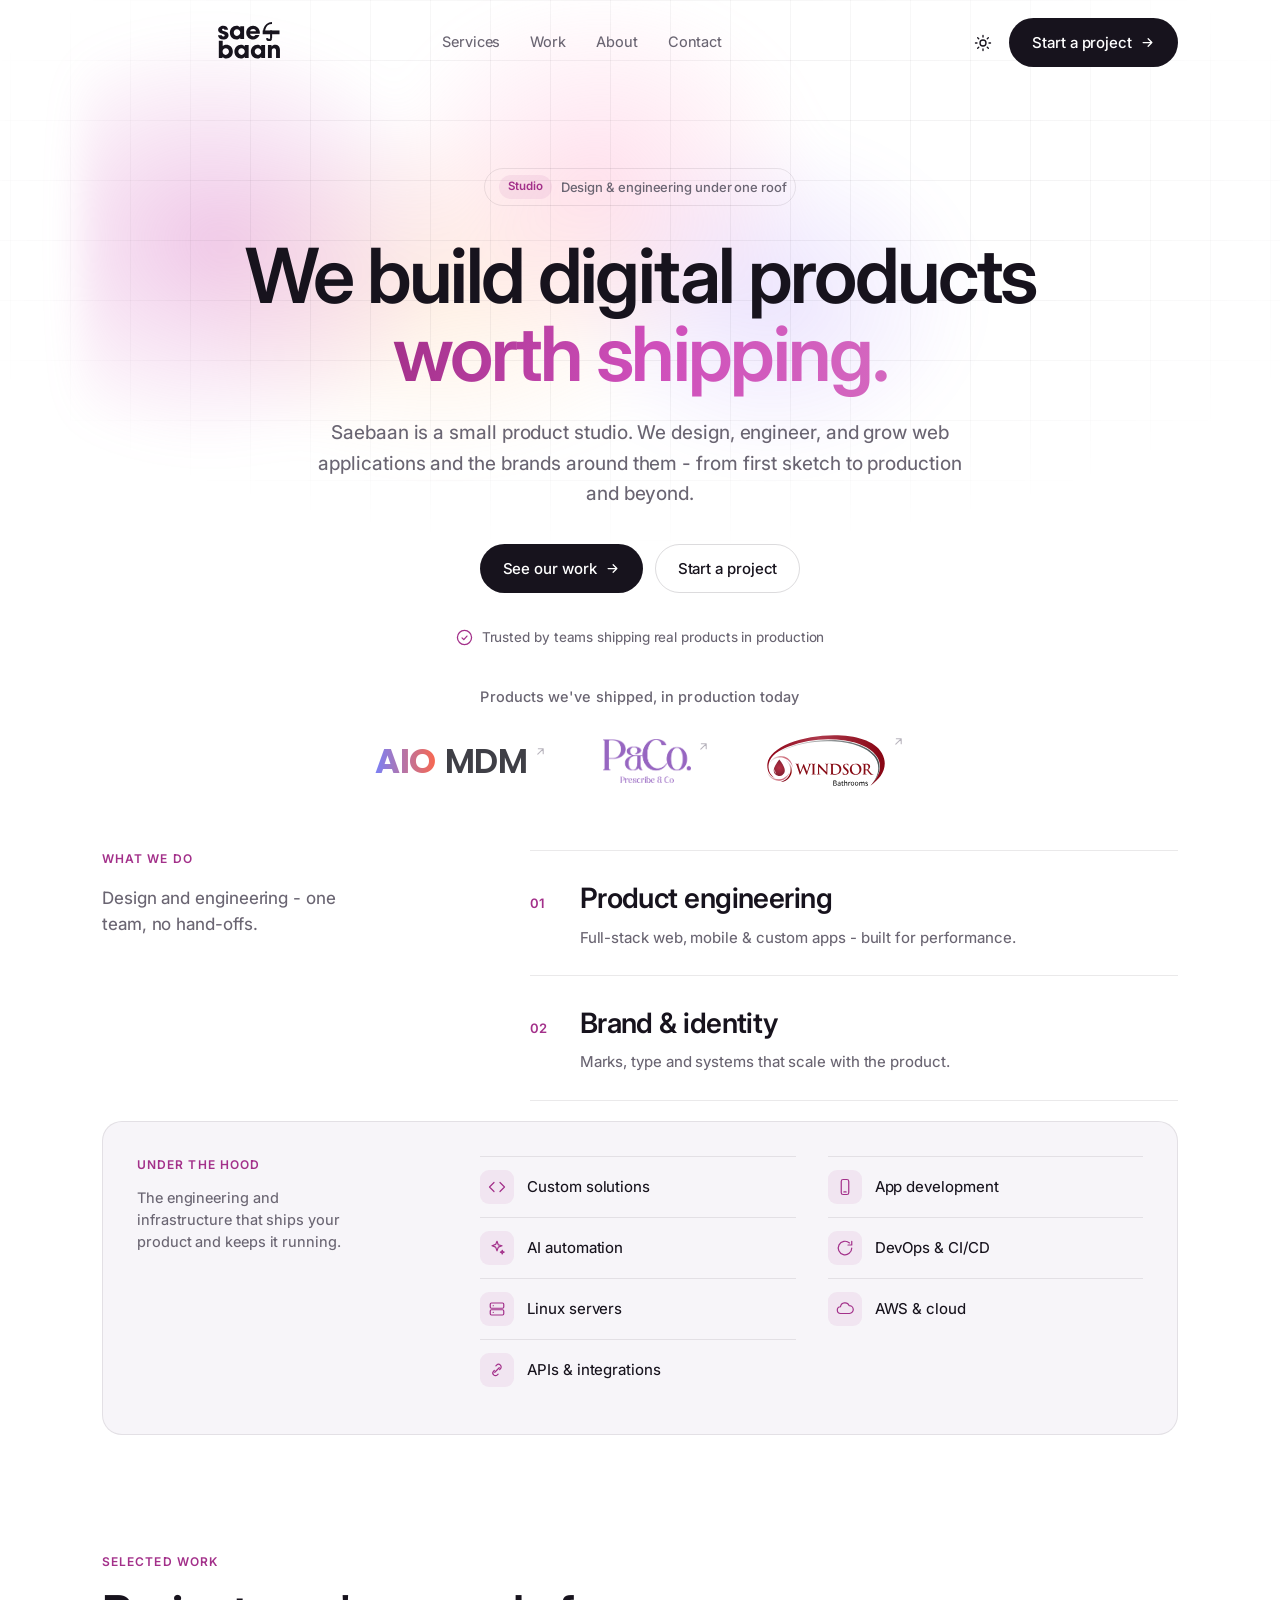
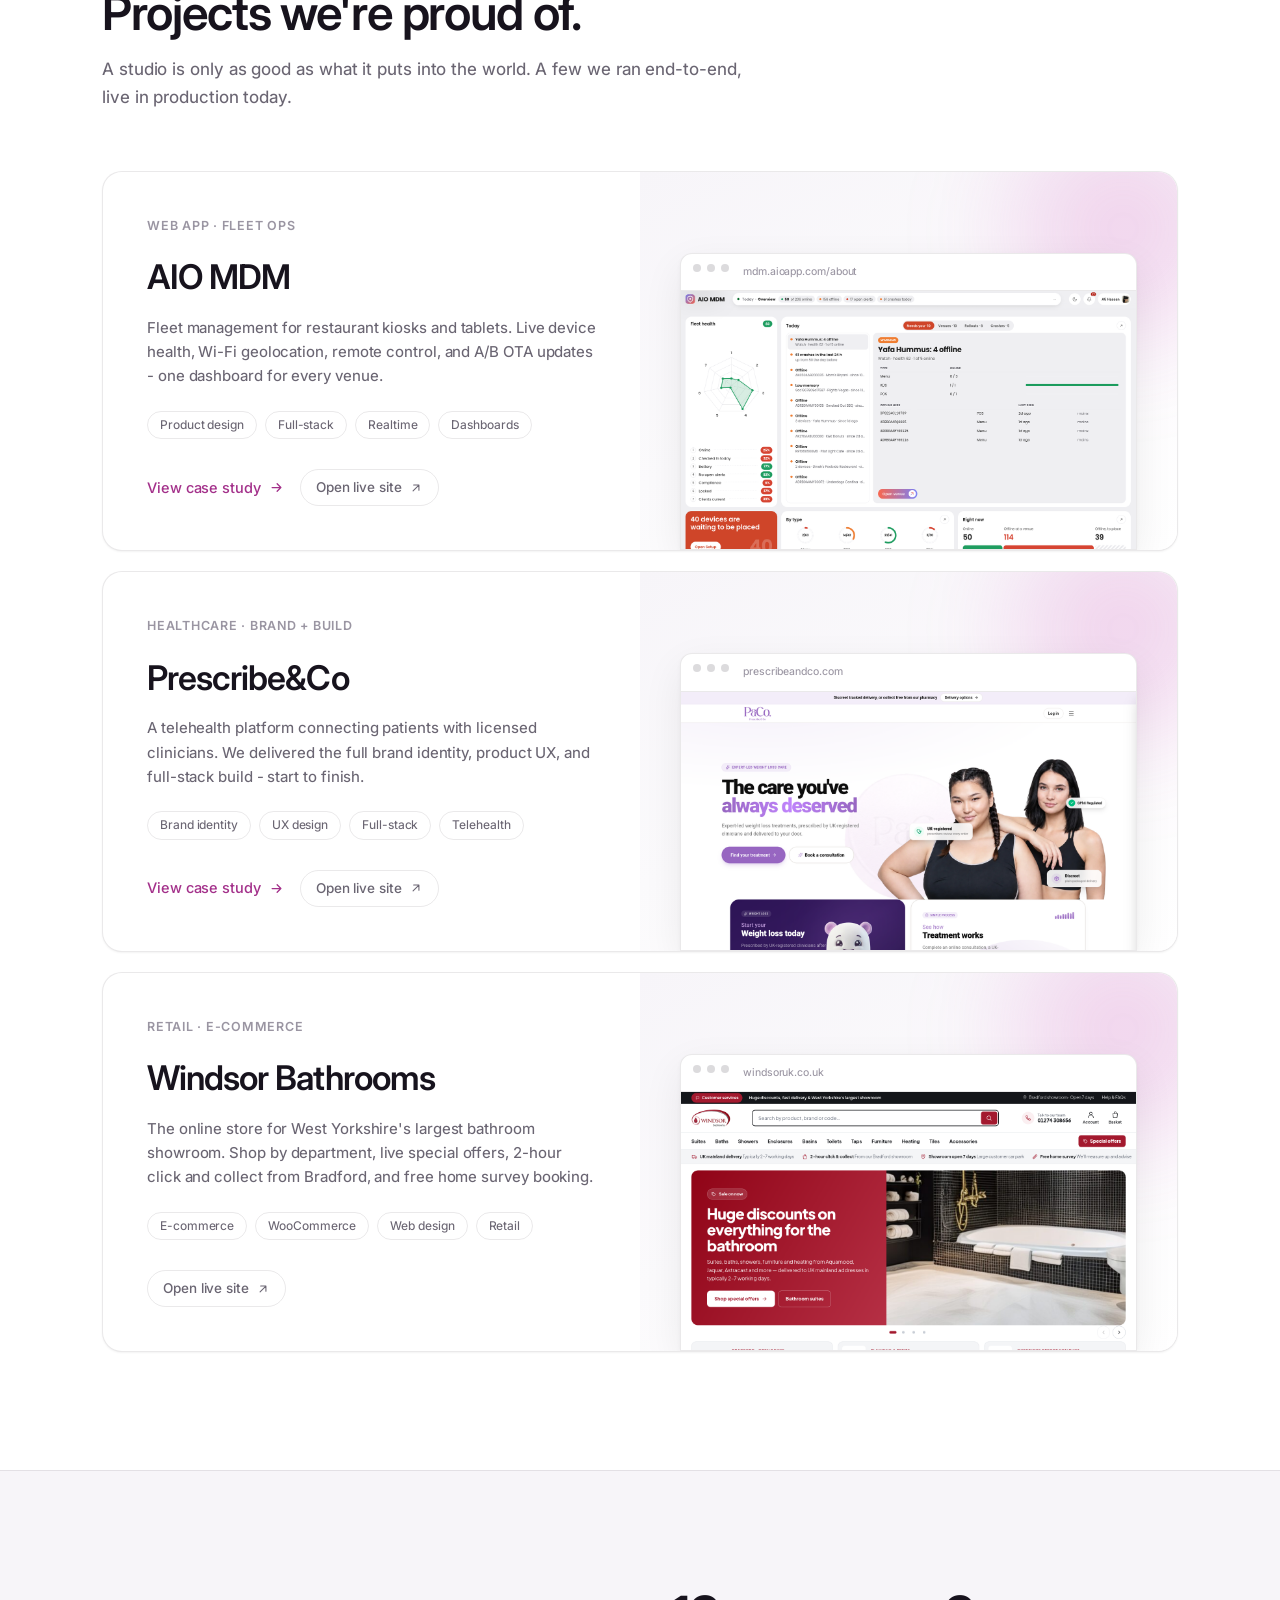
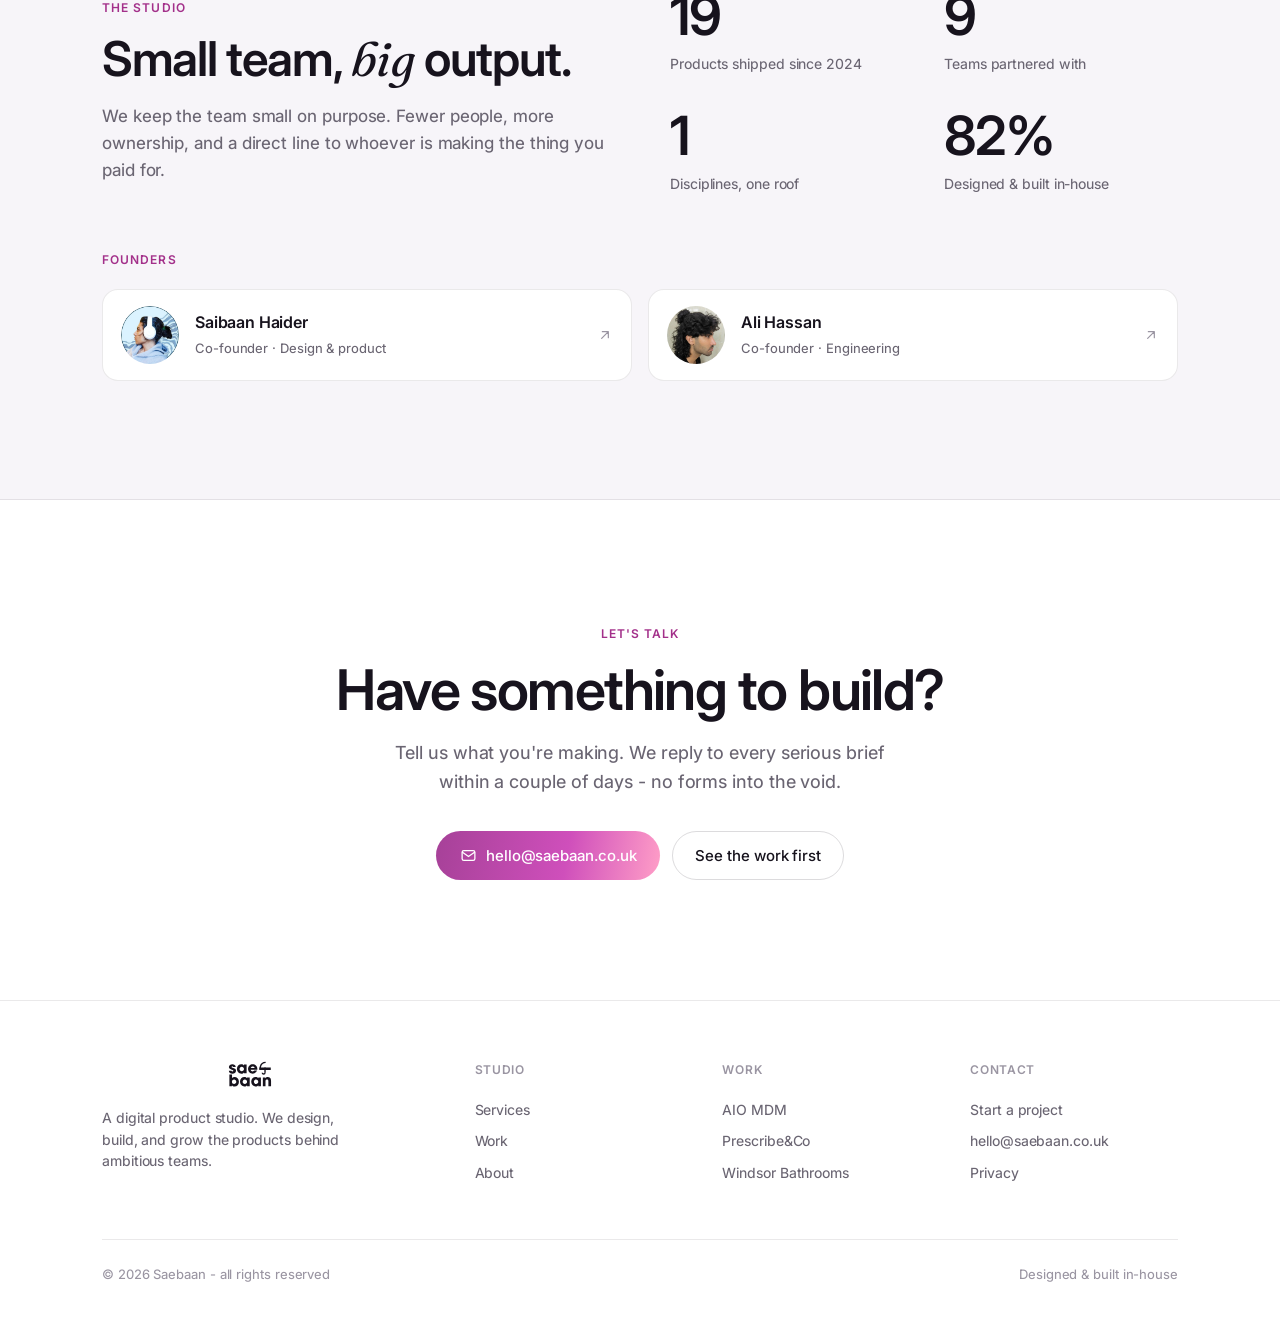
<file: index.html>
<!DOCTYPE html>
<html lang="en" data-theme="light">
<head>
<meta charset="UTF-8">
<meta name="viewport" content="width=device-width, initial-scale=1.0">
<title>Saebaan - Digital product studio</title>
<meta name="description" content="Saebaan is a digital product studio. We design, build, and grow web applications and the brands around them.">
<link rel="canonical" href="https://saebaan.co.uk/">
<meta property="og:type" content="website">
<meta property="og:site_name" content="Saebaan">
<meta property="og:title" content="Saebaan - Digital product studio">
<meta property="og:description" content="We design, build, and grow web applications and the brands around them - from first sketch to production.">
<meta property="og:url" content="https://saebaan.co.uk/">
<meta property="og:image" content="https://saebaan.co.uk/assets/og-image.png">
<meta name="twitter:card" content="summary_large_image">
<meta name="twitter:title" content="Saebaan - Digital product studio">
<meta name="twitter:description" content="We design, build, and grow web applications and the brands around them.">
<meta name="twitter:image" content="https://saebaan.co.uk/assets/og-image.png">
<link rel="icon" href="assets/favicon.svg" type="image/svg+xml">
<link rel="apple-touch-icon" href="assets/apple-touch-icon.png">
<link rel="manifest" href="site.webmanifest">
<script>(function(){try{var t=localStorage.getItem("saebaan-theme");if(t)document.documentElement.setAttribute("data-theme",t);}catch(e){}})();</script>
<link rel="preconnect" href="https://fonts.googleapis.com">
<link rel="preconnect" href="https://fonts.gstatic.com" crossorigin>
<link href="https://fonts.googleapis.com/css2?family=Inter:wght@400;450;500;600;700&family=Fraunces:ital,opsz,wght@1,9..144,400;1,9..144,500&family=Poppins:wght@600;700&display=swap" rel="stylesheet">
<link rel="stylesheet" href="styles.css?v=2">
</head>
<body>

<svg width="0" height="0" style="position:absolute" aria-hidden="true"><symbol id="logo" viewBox="125 135 375 215">
  <g fill="currentColor" stroke="currentColor">
    <path stroke="none" d="M177.33 177.88c-.11-3.65-2.74-4.8-5.82-4.8s-5.48 1.83-5.48 4.22c0 3.43 3.08 5.14 11.88 7.42 15.07 4 19.98 10.05 19.98 19.3 0 13.25-11.42 21.58-25.81 21.58s-24.44-8.11-25.81-21.01h18.84c.57 4 3.43 5.82 7.19 5.82 3.31 0 6.62-1.94 6.62-4.91 0-3.54-2.17-5.37-11.65-8.34-15.99-4.91-20.21-11.19-20.21-18.61 0-12.56 11.76-20.67 24.55-20.67 13.7 0 23.41 7.54 24.32 19.98h-18.61Z"/>
    <path stroke="none" d="M254.99 223.44v-6.85h-.23c-2.74 5.6-10.28 9.02-18.61 9.02-18.73 0-31.74-14.73-31.74-33.91s13.59-33.8 31.74-33.8c7.77 0 14.96 3.08 18.61 8.91h.23v-6.74h18.96v63.37h-18.96Zm0-31.75c0-8.91-7.19-16.1-16.1-16.1s-15.53 7.19-15.53 16.33 6.97 15.99 15.76 15.99 15.87-7.08 15.87-16.21Zm48.07 5.83c1.03 7.19 7.08 11.99 14.84 11.99 5.14 0 8.45-1.94 11.53-5.94h19.41c-6.05 13.82-17.59 21.92-30.94 21.92-18.27 0-33.57-14.73-33.57-33.57s14.62-34.03 33.23-34.03 33.46 14.96 33.46 34.6c0 1.83-.11 3.31-.46 5.02h-47.5Zm29.01-12.79c-1.48-6.51-7.19-10.85-14.5-10.85-6.85 0-12.79 4.11-14.27 10.85h28.78Z"/>
    <path stroke="none" d="M150.39 316.06v-84.5h18.95v26.15c5.02-5.37 11.42-7.19 18.04-7.19 16.44 0 31.52 12.33 31.52 33.46 0 19.53-12.45 34.26-31.97 34.26-7.65 0-15.3-3.54-18.16-8.91h-.23v6.74h-18.16Zm49.55-31.75c0-8.45-6.51-16.1-15.64-16.1s-15.64 7.19-15.64 15.99c0 9.36 6.62 16.33 15.42 16.33s15.87-7.08 15.87-16.21Zm77.2 31.75v-6.85h-.23c-2.74 5.6-10.28 9.02-18.61 9.02-18.73 0-31.74-14.73-31.74-33.91s13.59-33.8 31.74-33.8c7.77 0 14.96 3.08 18.61 8.91h.23v-6.74h18.95v63.37h-18.95Zm0-31.75c0-8.91-7.19-16.1-16.1-16.1s-15.53 7.19-15.53 16.33 6.97 15.99 15.76 15.99 15.87-7.08 15.87-16.21Zm80.39 31.75v-6.85h-.23c-2.74 5.6-10.28 9.02-18.61 9.02-18.73 0-31.74-14.73-31.74-33.91s13.59-33.8 31.74-33.8c7.76 0 14.96 3.08 18.61 8.91h.23v-6.74h18.95v63.37h-18.95Zm0-31.75c0-8.91-7.19-16.1-16.1-16.1s-15.53 7.19-15.53 16.33 6.96 15.99 15.76 15.99 15.87-7.08 15.87-16.21Zm72.52 31.75v-35.17c0-8.56-2.97-12.56-9.93-12.56-7.65 0-10.85 4.22-10.85 12.79v34.94h-18.95v-63.37h17.7v6.74h.23c4-6.51 9.59-8.91 17.24-8.91 11.42 0 23.52 6.39 23.52 25.12v40.42h-18.95Z"/>
    <path fill="none" stroke-width="10" stroke-miterlimit="10" d="M410.28 144.77c-17.77 0-32.72 12.42-37.05 29.26-.82 3.21-1.26 6.57-1.26 10.03 0 2.66.26 5.24.77 7.74h37.54"/>
    <path fill="none" stroke-width="10" stroke-miterlimit="10" d="M405.82 218.91v-37.73"/>
    <path stroke="none" d="M364.65 181.18v18.61h82.33v-18.61h-82.33Z"/>
    <path fill="none" stroke-width="10" stroke-miterlimit="10" d="M386.08 218.65c.33 5.28 4.62 9.45 9.86 9.45s9.51-4.17 9.84-9.45"/>
  </g>
</symbol></svg>

<nav id="nav">
  <div class="nav-in">
    <div class="nav-l">
      <a href="#top" class="logo" aria-label="Saebaan"><svg><use href="#logo"/></svg></a>
      <div class="nav-links"><a href="#services">Services</a><a href="#work">Work</a><a href="about.html">About</a><a href="contact.html">Contact</a></div>
    </div>
    <div class="nav-r">
      <button class="icon-btn" id="theme" aria-label="Toggle theme">
        <svg class="sun" viewBox="0 0 24 24" fill="none" stroke="currentColor" stroke-width="1.8" stroke-linecap="round"><circle cx="12" cy="12" r="4"/><path d="M12 2v2M12 20v2M4.9 4.9l1.4 1.4M17.7 17.7l1.4 1.4M2 12h2M20 12h2M4.9 19.1l1.4-1.4M17.7 6.3l1.4-1.4"/></svg>
        <svg class="moon" viewBox="0 0 24 24" fill="none" stroke="currentColor" stroke-width="1.8" stroke-linecap="round" stroke-linejoin="round"><path d="M21 12.8A9 9 0 1 1 11.2 3a7 7 0 0 0 9.8 9.8z"/></svg>
      </button>
      <a href="contact.html" class="btn btn-primary">Start a project <svg viewBox="0 0 24 24"><path d="M5 12h14M13 6l6 6-6 6"/></svg></a>
    </div>
  </div>
</nav>

<main id="top">
  <header class="hero">
    <div class="hero-grid" aria-hidden="true"></div>
    <div class="wrap">
      <span class="hero-eyebrow"><span class="tag">Studio</span>Design &amp; engineering under one roof</span>
      <h1>We build digital products<br><span class="hl">worth shipping.</span></h1>
      <p>Saebaan is a small product studio. We design, engineer, and grow web applications and the brands around them - from first sketch to production and beyond.</p>
      <div class="hero-cta">
        <a href="#work" class="btn btn-primary">See our work <svg viewBox="0 0 24 24"><path d="M5 12h14M13 6l6 6-6 6"/></svg></a>
        <a href="#contact" class="btn btn-ghost">Start a project</a>
      </div>
      <div class="hero-trust"><svg class="ht-check" viewBox="0 0 24 24"><circle cx="12" cy="12" r="10"/><path d="M8.5 12.5l2.5 2.5 4.5-5"/></svg>Trusted by teams shipping real products in production</div>
    </div>
  </header>

  <section class="cloud">
    <div class="wrap">
      <p>Products we've shipped, in production today</p>
      <div class="cloud-row">
        <a class="clogo-link" href="https://mdm.aioapp.com/about" target="_blank" rel="noopener" aria-label="Visit AIO MDM"><span class="aiomdm"><span class="b-aio">AIO</span> <span class="b-mdm">MDM</span></span><svg class="ext" viewBox="0 0 24 24"><path d="M7 17L17 7M8 7h9v9"/></svg></a>
        <a class="clogo-link" href="https://prescribeandco.com" target="_blank" rel="noopener" aria-label="Visit Prescribe&amp;Co"><img class="paco-logo" src="assets/paco-logo-purple.png" alt="P&amp;Co.">
<svg class="ext" viewBox="0 0 24 24"><path d="M7 17L17 7M8 7h9v9"/></svg></a>
        <a class="clogo-link" href="https://windsoruk.co.uk/" target="_blank" rel="noopener" aria-label="Visit Windsor Bathrooms"><img class="windsor-logo" src="assets/windsor-logo.svg" alt="Windsor Bathrooms" width="120" height="54"><svg class="ext" viewBox="0 0 24 24"><path d="M7 17L17 7M8 7h9v9"/></svg></a>
      </div>
    </div>
  </section>

  <section class="sec" id="services" style="padding-top:56px">
    <div class="wrap">
      <div class="svc2 reveal">
        <div class="svc2-intro">
          <span class="label">What we do</span>
          <p>Design and engineering - one team, no hand-offs.</p>
        </div>
        <div class="svc2-list">
          <div class="disc"><span class="disc-no">01</span><div class="disc-main"><h3>Product engineering</h3><p>Full-stack web, mobile &amp; custom apps - built for performance.</p></div></div>
          <div class="disc"><span class="disc-no">02</span><div class="disc-main"><h3>Brand &amp; identity</h3><p>Marks, type and systems that scale with the product.</p></div></div>
        </div>
      </div>
      <div class="cap reveal">
        <div class="cap-head">
          <span class="label">Under the hood</span>
          <p>The engineering and infrastructure that ships your product and keeps it running.</p>
        </div>
        <div class="cap-grid">
          <div class="cap-item"><span class="ci"><svg viewBox="0 0 24 24"><polyline points="16 18 22 12 16 6"/><polyline points="8 6 2 12 8 18"/></svg></span>Custom solutions</div>
          <div class="cap-item"><span class="ci"><svg viewBox="0 0 24 24"><rect x="7" y="2" width="10" height="20" rx="2.5"/><path d="M10.5 18.5h3"/></svg></span>App development</div>
          <div class="cap-item"><span class="ci"><svg viewBox="0 0 24 24"><path d="M12 3l1.8 4.9L18.7 9l-4.9 1.8L12 15.7l-1.8-4.9L5.3 9l4.9-1.8z"/><path d="M19 15l.7 1.8L21.5 17.5l-1.8.7L19 20l-.7-1.8L16.5 17.5l1.8-.7z"/></svg></span>AI automation</div>
          <div class="cap-item"><span class="ci"><svg viewBox="0 0 24 24"><path d="M21 12a9 9 0 1 1-3-6.7"/><polyline points="21 3 21 8 16 8"/></svg></span>DevOps &amp; CI/CD</div>
          <div class="cap-item"><span class="ci"><svg viewBox="0 0 24 24"><rect x="3" y="4" width="18" height="7" rx="1.6"/><rect x="3" y="13" width="18" height="7" rx="1.6"/><path d="M7 7.5h.01M7 16.5h.01"/></svg></span>Linux servers</div>
          <div class="cap-item"><span class="ci"><svg viewBox="0 0 24 24"><path d="M6.5 18a4.5 4.5 0 0 1-.5-9 6 6 0 0 1 11.5-1.5A4 4 0 0 1 18 18z"/></svg></span>AWS &amp; cloud</div>
          <div class="cap-item"><span class="ci"><svg viewBox="0 0 24 24"><path d="M9 15l6-6M10.5 6.5l1-1a3.5 3.5 0 0 1 5 5l-1 1M13.5 17.5l-1 1a3.5 3.5 0 0 1-5-5l1-1"/></svg></span>APIs &amp; integrations</div>
        </div>
      </div>
    </div>
  </section>

  <section class="sec" id="work" style="padding-top:0">
    <div class="wrap">
      <div class="sec-head">
        <span class="label">Selected work</span>
        <h2>Projects we're proud of.</h2>
        <p>A studio is only as good as what it puts into the world. A few we ran end-to-end, live in production today.</p>
      </div>
      <div class="work reveal">
        <article class="proj">
          <div class="proj-body">
            <div class="pl">Web app · Fleet ops</div>
            <h3>AIO MDM</h3>
            <p>Fleet management for restaurant kiosks and tablets. Live device health, Wi-Fi geolocation, remote control, and A/B OTA updates - one dashboard for every venue.</p>
            <div class="proj-tags"><span>Product design</span><span>Full-stack</span><span>Realtime</span><span>Dashboards</span></div>
            <div class="proj-actions">
              <a class="proj-link" href="work-aio-mdm.html">View case study <svg viewBox="0 0 24 24"><path d="M5 12h14M13 6l6 6-6 6"/></svg></a>
              <a class="proj-open" href="https://mdm.aioapp.com/about" target="_blank" rel="noopener">Open live site <svg viewBox="0 0 24 24"><path d="M7 17L17 7M8 7h9v9"/></svg></a>
            </div>
          </div>
          <div class="proj-media">
            <div class="mini">
              <div class="mbar"><i></i><i></i><i></i><span class="u">mdm.aioapp.com/about</span></div>
              <img class="shot" src="assets/aio-mdm.png" alt="AIO MDM fleet dashboard - fleet health score, live device metrics and sparklines" loading="lazy">
            </div>
          </div>
        </article>

        <article class="proj flip">
          <div class="proj-body">
            <div class="pl">Healthcare · Brand + build</div>
            <h3>Prescribe&amp;Co</h3>
            <p>A telehealth platform connecting patients with licensed clinicians. We delivered the full brand identity, product UX, and full-stack build - start to finish.</p>
            <div class="proj-tags"><span>Brand identity</span><span>UX design</span><span>Full-stack</span><span>Telehealth</span></div>
            <div class="proj-actions">
              <a class="proj-link" href="work-prescribeandco.html">View case study <svg viewBox="0 0 24 24"><path d="M5 12h14M13 6l6 6-6 6"/></svg></a>
              <a class="proj-open" href="https://prescribeandco.com" target="_blank" rel="noopener">Open live site <svg viewBox="0 0 24 24"><path d="M7 17L17 7M8 7h9v9"/></svg></a>
            </div>
          </div>
          <div class="proj-media">
            <div class="mini">
              <div class="mbar"><i></i><i></i><i></i><span class="u">prescribeandco.com</span></div>
              <img class="shot" src="assets/prescribeandco.png" alt="Prescribe&amp;Co telehealth homepage - expert-led weight loss care" loading="lazy">
            </div>
          </div>
        </article>

        <article class="proj">
          <div class="proj-body">
            <div class="pl">Retail · E-commerce</div>
            <h3>Windsor Bathrooms</h3>
            <p>The online store for West Yorkshire's largest bathroom showroom. Shop by department, live special offers, 2-hour click and collect from Bradford, and free home survey booking.</p>
            <div class="proj-tags"><span>E-commerce</span><span>WooCommerce</span><span>Web design</span><span>Retail</span></div>
            <div class="proj-actions">
              <a class="proj-open" href="https://windsoruk.co.uk/" target="_blank" rel="noopener">Open live site <svg viewBox="0 0 24 24"><path d="M7 17L17 7M8 7h9v9"/></svg></a>
            </div>
          </div>
          <div class="proj-media">
            <div class="mini">
              <div class="mbar"><i></i><i></i><i></i><span class="u">windsoruk.co.uk</span></div>
              <img class="shot" src="assets/windsor.png" alt="Windsor Bathrooms online store homepage - bathroom sale, departments and click and collect" loading="lazy">
            </div>
          </div>
        </article>
      </div>
    </div>
  </section>

  <section class="approach sec" id="studio">
    <div class="wrap">
      <div class="approach-grid">
        <div class="sec-head" style="margin-bottom:0">
          <span class="label">The studio</span>
          <h2>Small team, <span class="serif">big</span> output.</h2>
          <p>We keep the team small on purpose. Fewer people, more ownership, and a direct line to whoever is making the thing you paid for.</p>
        </div>
        <div class="stats reveal">
          <div class="stat"><div class="n" data-count="24">0</div><div class="l">Products shipped since 2024</div></div>
          <div class="stat"><div class="n" data-count="12">0</div><div class="l">Teams partnered with</div></div>
          <div class="stat"><div class="n" data-count="2">0</div><div class="l">Disciplines, one roof</div></div>
          <div class="stat"><div class="n" data-count="100" data-suffix="%">0</div><div class="l">Designed &amp; built in-house</div></div>
        </div>
      </div>
      <div class="founders-wrap reveal">
        <span class="label" style="display:block;margin-bottom:20px">Founders</span>
        <div class="founders">
          <a class="founder" href="https://www.linkedin.com/in/saibaan-haider/" target="_blank" rel="noopener">
            <img src="assets/sibi.jpg" alt="Saibaan Haider" loading="lazy">
            <div class="f-info"><b>Saibaan Haider</b><span>Co-founder · Design &amp; product</span></div>
            <svg class="f-ext" viewBox="0 0 24 24"><path d="M7 17L17 7M8 7h9v9"/></svg>
          </a>
          <a class="founder" href="https://cd4li.space/" target="_blank" rel="noopener">
            <img src="assets/ali.jpg" alt="Ali Hassan" loading="lazy">
            <div class="f-info"><b>Ali Hassan</b><span>Co-founder · Engineering</span></div>
            <svg class="f-ext" viewBox="0 0 24 24"><path d="M7 17L17 7M8 7h9v9"/></svg>
          </a>
        </div>
      </div>
    </div>
  </section>

  <section class="contact" id="contact">
    <div class="wrap">
      <div class="contact-inner reveal">
        <span class="label">Let's talk</span>
        <h2 style="margin-top:16px">Have something to build?</h2>
        <p>Tell us what you're making. We reply to every serious brief within a couple of days - no forms into the void.</p>
        <div class="row">
          <a href="mailto:hello@saebaan.co.uk" class="btn-mail"><svg viewBox="0 0 24 24"><rect x="3" y="5" width="18" height="14" rx="2.5"/><path d="M3.5 7.5l8.5 6 8.5-6"/></svg>hello@saebaan.co.uk</a>
          <a href="#work" class="btn btn-ghost">See the work first</a>
        </div>
      </div>
    </div>
  </section>
</main>

<footer>
  <div class="wrap">
    <div class="foot-grid">
      <div><span class="logo"><svg><use href="#logo"/></svg></span><p>A digital product studio. We design, build, and grow the products behind ambitious teams.</p></div>
      <div><h6>Studio</h6><a href="#services">Services</a><a href="#work">Work</a><a href="about.html">About</a></div>
      <div><h6>Work</h6><a href="work-aio-mdm.html">AIO MDM</a><a href="work-prescribeandco.html">Prescribe&amp;Co</a><a href="https://windsoruk.co.uk/" target="_blank" rel="noopener">Windsor Bathrooms</a></div>
      <div><h6>Contact</h6><a href="contact.html">Start a project</a><a href="mailto:hello@saebaan.co.uk">hello@saebaan.co.uk</a><a href="privacy.html">Privacy</a></div>
    </div>
    <div class="foot-bottom"><span>© 2026 Saebaan - all rights reserved</span><span>Designed &amp; built in-house</span></div>
  </div>
</footer>

<script>
  var root = document.documentElement;
  try { var t = localStorage.getItem('saebaan-theme'); if (t) root.setAttribute('data-theme', t); } catch(e){}
  document.getElementById('theme').addEventListener('click', function(){
    var next = root.getAttribute('data-theme') === 'dark' ? 'light' : 'dark';
    root.setAttribute('data-theme', next); try { localStorage.setItem('saebaan-theme', next); } catch(e){}
  });
  var nav = document.getElementById('nav');
  addEventListener('scroll', function(){ nav.classList.toggle('scrolled', scrollY > 20); }, {passive:true});
  var io = new IntersectionObserver(function(es){ es.forEach(function(e){ if(e.isIntersecting){ e.target.classList.add('in'); io.unobserve(e.target);
    e.target.querySelectorAll('[data-count]').forEach(function(el){ var to=+el.dataset.count, sfx=el.dataset.suffix||'', s=performance.now();
      (function tick(now){ var p=Math.min((now-s)/1400,1), e2=1-Math.pow(1-p,3); el.textContent=Math.floor(e2*to)+sfx; if(p<1) requestAnimationFrame(tick); })(s); });
  }});}, {threshold:.15});
  document.querySelectorAll('.reveal').forEach(function(el){ io.observe(el); });
</script>
</body>
</html>
</file>
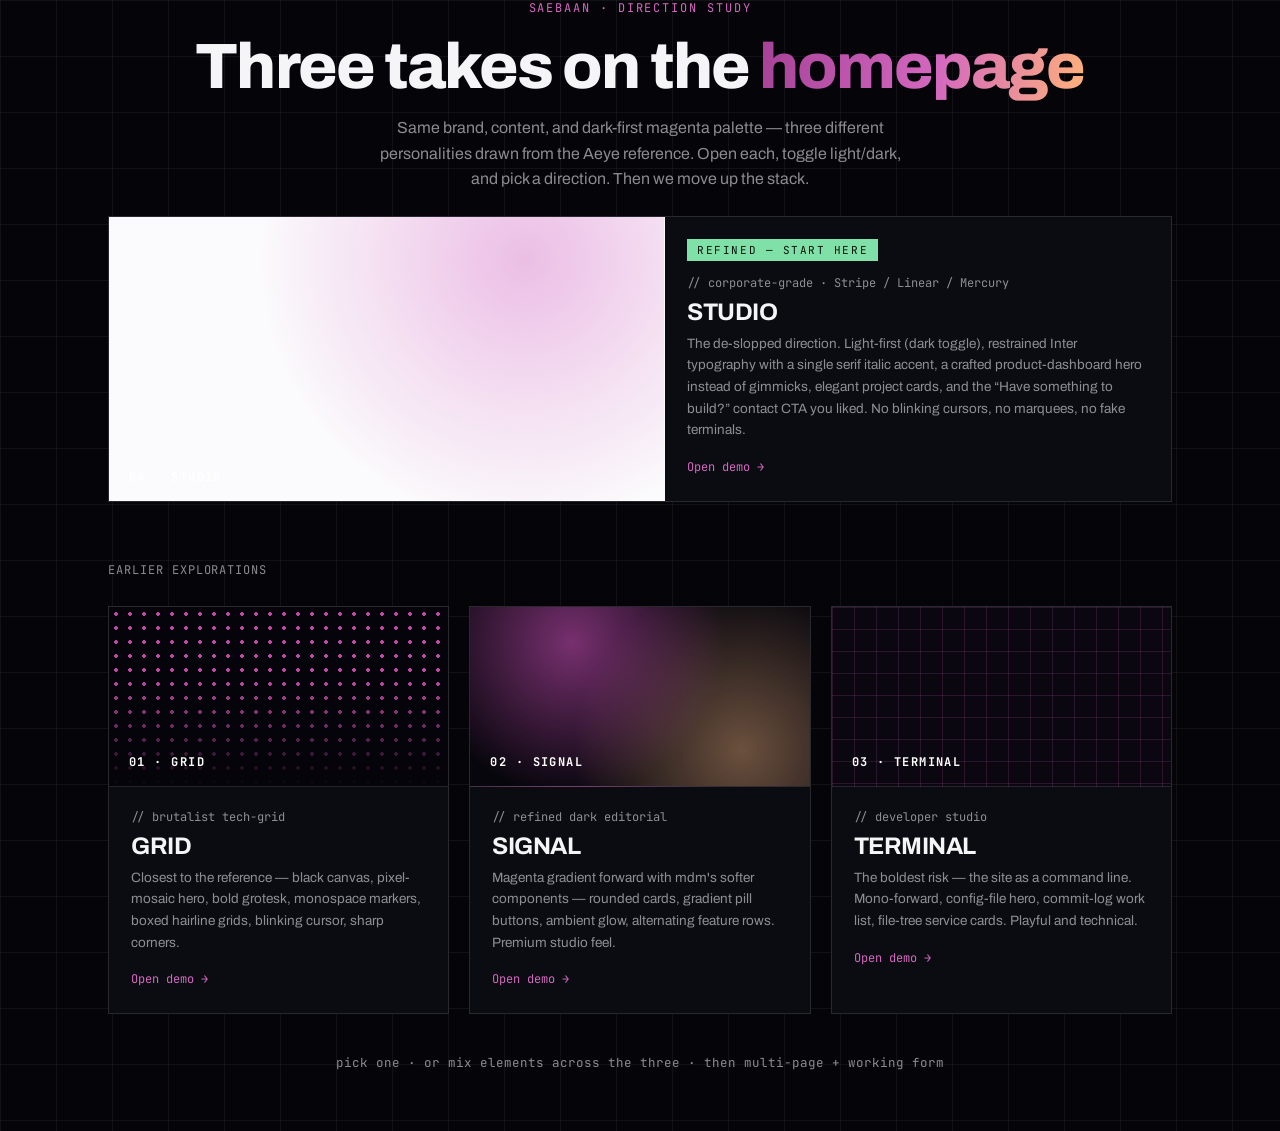
<file: demos/index.html>
<!DOCTYPE html>
<html lang="en">
<head>
<meta charset="UTF-8">
<meta name="viewport" content="width=device-width, initial-scale=1.0">
<title>Saebaan — Homepage demos</title>
<link rel="preconnect" href="https://fonts.googleapis.com">
<link rel="preconnect" href="https://fonts.gstatic.com" crossorigin>
<link href="https://fonts.googleapis.com/css2?family=Archivo:wght@500;700;800&family=JetBrains+Mono:wght@400;500&display=swap" rel="stylesheet">
<style>
  :root { --bg:#050509; --line:rgba(255,255,255,.12); --text:#f5f5f7; --muted:rgba(245,245,247,.56); --accent:#d468bf; --grad:linear-gradient(100deg,#a64198,#d468bf 55%,#ffb27a); }
  * { box-sizing:border-box; }
  body { margin:0; background:var(--bg); color:var(--text); font-family:'Archivo',system-ui,sans-serif; -webkit-font-smoothing:antialiased;
    background-image:linear-gradient(rgba(255,255,255,.05) 1px,transparent 1px),linear-gradient(90deg,rgba(255,255,255,.05) 1px,transparent 1px); background-size:56px 56px; min-height:100vh; }
  .mono { font-family:'JetBrains Mono',monospace; }
  .wrap { max-width:1120px; margin:0 auto; padding:0 28px; }
  header { padding:80px 0 40px; text-align:center; }
  .eyebrow { font-family:'JetBrains Mono',monospace; font-size:12px; letter-spacing:.16em; text-transform:uppercase; color:var(--accent); }
  h1 { font-size:clamp(34px,6vw,64px); font-weight:800; letter-spacing:-.03em; margin:16px 0 14px; }
  h1 .g { background:var(--grad); -webkit-background-clip:text; background-clip:text; color:transparent; }
  header p { color:var(--muted); max-width:60ch; margin:0 auto; font-size:16px; line-height:1.6; }
  .grid { display:grid; grid-template-columns:repeat(3,1fr); gap:20px; padding:24px 0 40px; }
  .lead { padding:24px 0 40px; }
  .lead a.card { display:grid; grid-template-columns:1.1fr 1fr; }
  .lead .thumb { height:auto; min-height:260px; border-bottom:0; border-right:1px solid var(--line); }
  .rec { display:inline-block; font-family:'JetBrains Mono',monospace; font-size:11px; letter-spacing:.14em; text-transform:uppercase; color:#08110a; background:#7fe0a8; padding:4px 10px; margin-bottom:14px; }
  .t4 { background:#fbfafc; background-image:radial-gradient(circle at 75% 15%,rgba(207,79,187,.35),transparent 55%); }
  .t4 b { color:#17131d; }
  @media (max-width:820px){ .lead a.card{ grid-template-columns:1fr; } .lead .thumb{ border-right:0; border-bottom:1px solid var(--line); } }
  .card { border:1px solid var(--line); background:#0b0c12; text-decoration:none; color:inherit; display:flex; flex-direction:column; transition:transform .2s, border-color .2s; overflow:hidden; }
  .card:hover { transform:translateY(-6px); border-color:var(--accent); }
  .thumb { height:180px; position:relative; overflow:hidden; border-bottom:1px solid var(--line); }
  .t1 { background:#04040a; background-image:radial-gradient(#c247a6 2px,transparent 2px); background-size:14px 14px; }
  .t1::after { content:""; position:absolute; inset:0; background:linear-gradient(180deg,transparent 40%,#04040a); }
  .t2 { background:radial-gradient(circle at 30% 20%,rgba(166,65,152,.7),transparent 55%),radial-gradient(circle at 80% 80%,rgba(255,191,135,.4),transparent 55%),#08060d; }
  .t3 { background:#0a0710; background-image:linear-gradient(rgba(214,104,191,.16) 1px,transparent 1px),linear-gradient(90deg,rgba(214,104,191,.16) 1px,transparent 1px); background-size:22px 22px; }
  .thumb b { position:absolute; left:20px; bottom:16px; z-index:1; font-family:'JetBrains Mono',monospace; font-size:12px; letter-spacing:.12em; text-transform:uppercase; color:#fff; }
  .meta { padding:22px 22px 26px; }
  .meta .no { font-family:'JetBrains Mono',monospace; font-size:12px; color:var(--muted); }
  .meta h2 { font-size:24px; font-weight:700; letter-spacing:-.02em; margin:8px 0 8px; }
  .meta p { margin:0; color:var(--muted); font-size:13.5px; line-height:1.6; }
  .meta .go { margin-top:18px; font-family:'JetBrains Mono',monospace; font-size:12px; color:var(--accent); }
  .meta .go::after { content:" →"; }
  footer { text-align:center; padding-bottom:60px; color:var(--muted); font-family:'JetBrains Mono',monospace; font-size:12.5px; }
  @media (max-width:820px){ .grid{ grid-template-columns:1fr; } }
</style>
</head>
<body>
<header class="wrap">
  <div class="eyebrow">Saebaan · direction study</div>
  <h1>Three takes on the <span class="g">homepage</span></h1>
  <p>Same brand, content, and dark-first magenta palette — three different personalities drawn from the Aeye reference. Open each, toggle light/dark, and pick a direction. Then we move up the stack.</p>
</header>
<div class="wrap">
  <div class="lead">
    <a class="card" href="demo-4-studio.html">
      <div class="thumb t4"><b>04 · Studio</b></div>
      <div class="meta"><span class="rec">Refined — start here</span><div class="no">// corporate-grade · Stripe / Linear / Mercury</div><h2>STUDIO</h2><p>The de-slopped direction. Light-first (dark toggle), restrained Inter typography with a single serif italic accent, a crafted product-dashboard hero instead of gimmicks, elegant project cards, and the “Have something to build?” contact CTA you liked. No blinking cursors, no marquees, no fake terminals.</p><div class="go">Open demo</div></div>
    </a>
  </div>
  <p style="font-family:'JetBrains Mono',monospace;font-size:12px;color:var(--muted);letter-spacing:.08em;text-transform:uppercase;margin:20px 0 4px">Earlier explorations</p>
  <div class="grid">
    <a class="card" href="demo-1-grid.html">
      <div class="thumb t1"><b>01 · Grid</b></div>
      <div class="meta"><div class="no">// brutalist tech-grid</div><h2>GRID</h2><p>Closest to the reference — black canvas, pixel-mosaic hero, bold grotesk, monospace markers, boxed hairline grids, blinking cursor, sharp corners.</p><div class="go">Open demo</div></div>
    </a>
    <a class="card" href="demo-2-signal.html">
      <div class="thumb t2"><b>02 · Signal</b></div>
      <div class="meta"><div class="no">// refined dark editorial</div><h2>SIGNAL</h2><p>Magenta gradient forward with mdm's softer components — rounded cards, gradient pill buttons, ambient glow, alternating feature rows. Premium studio feel.</p><div class="go">Open demo</div></div>
    </a>
    <a class="card" href="demo-3-terminal.html">
      <div class="thumb t3"><b>03 · Terminal</b></div>
      <div class="meta"><div class="no">// developer studio</div><h2>TERMINAL</h2><p>The boldest risk — the site as a command line. Mono-forward, config-file hero, commit-log work list, file-tree service cards. Playful and technical.</p><div class="go">Open demo</div></div>
    </a>
  </div>
</div>
<footer>pick one · or mix elements across the three · then multi-page + working form</footer>
</body>
</html>
</file>
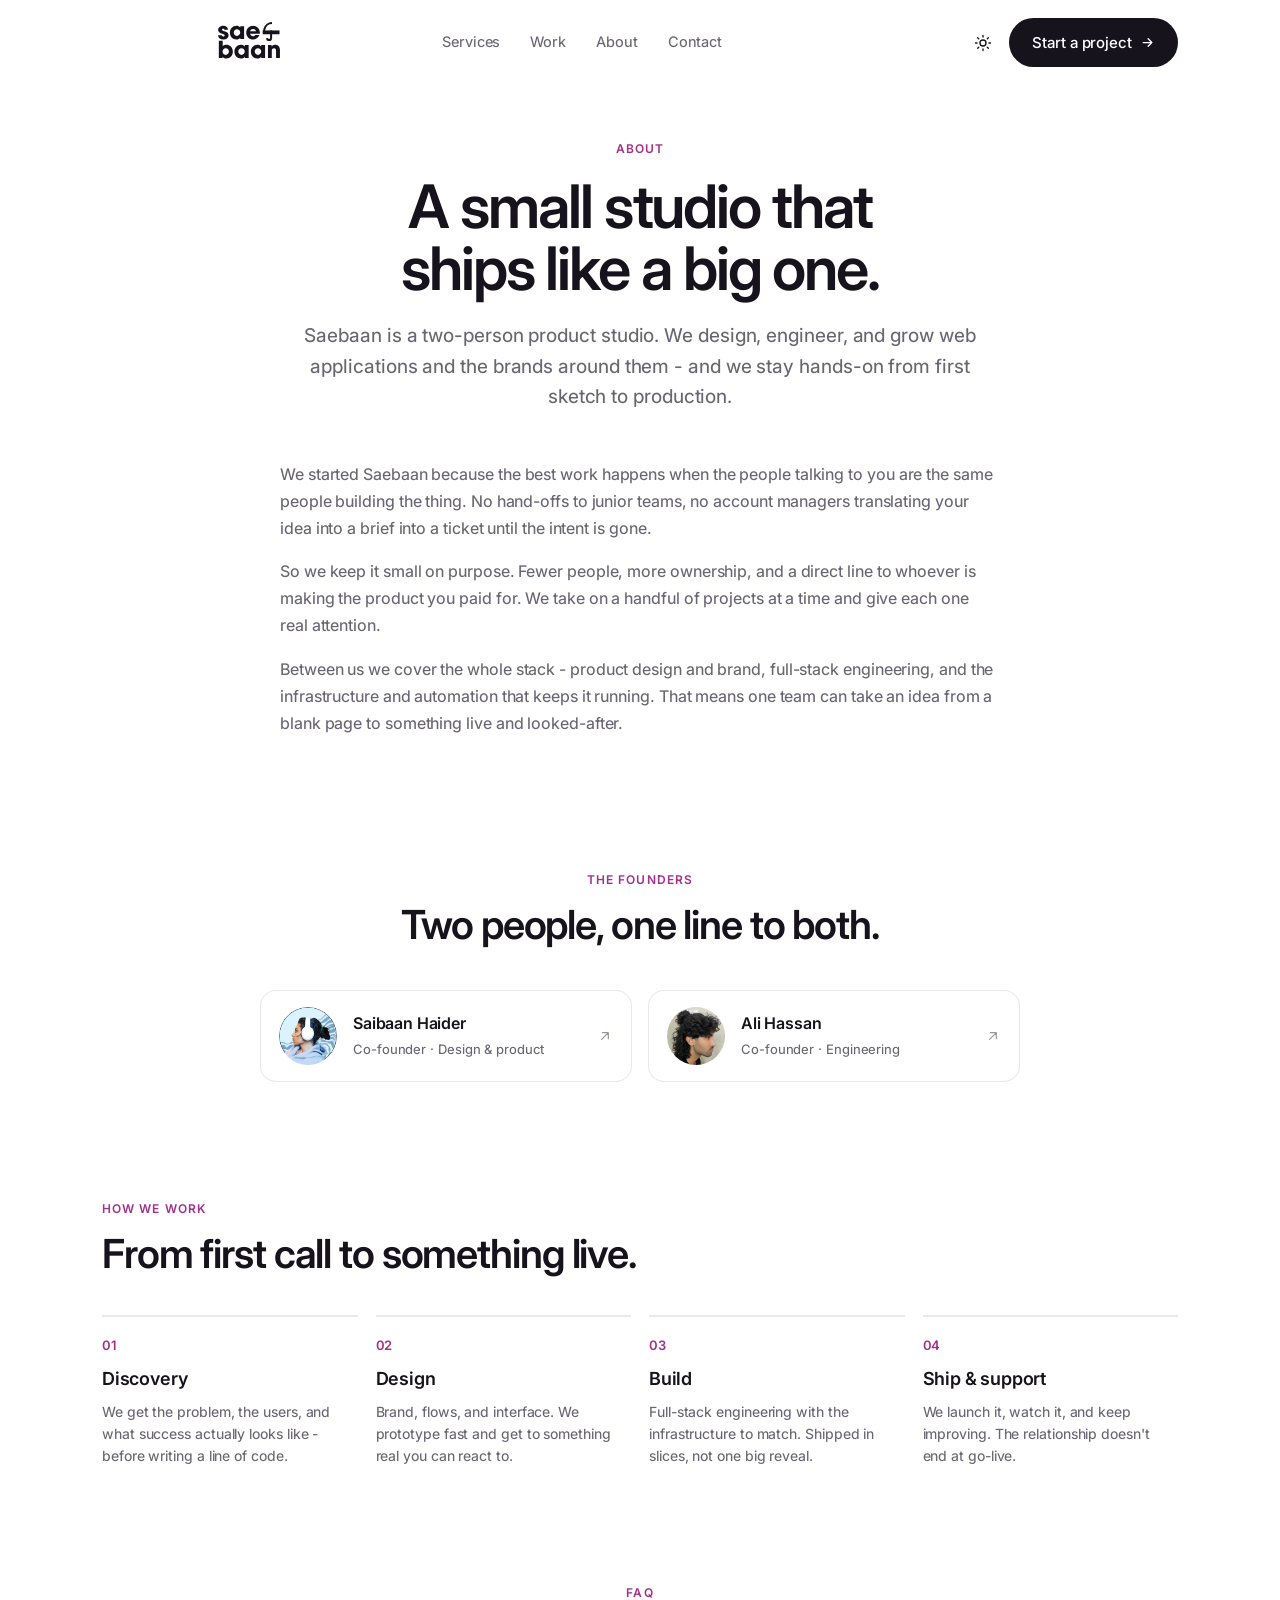
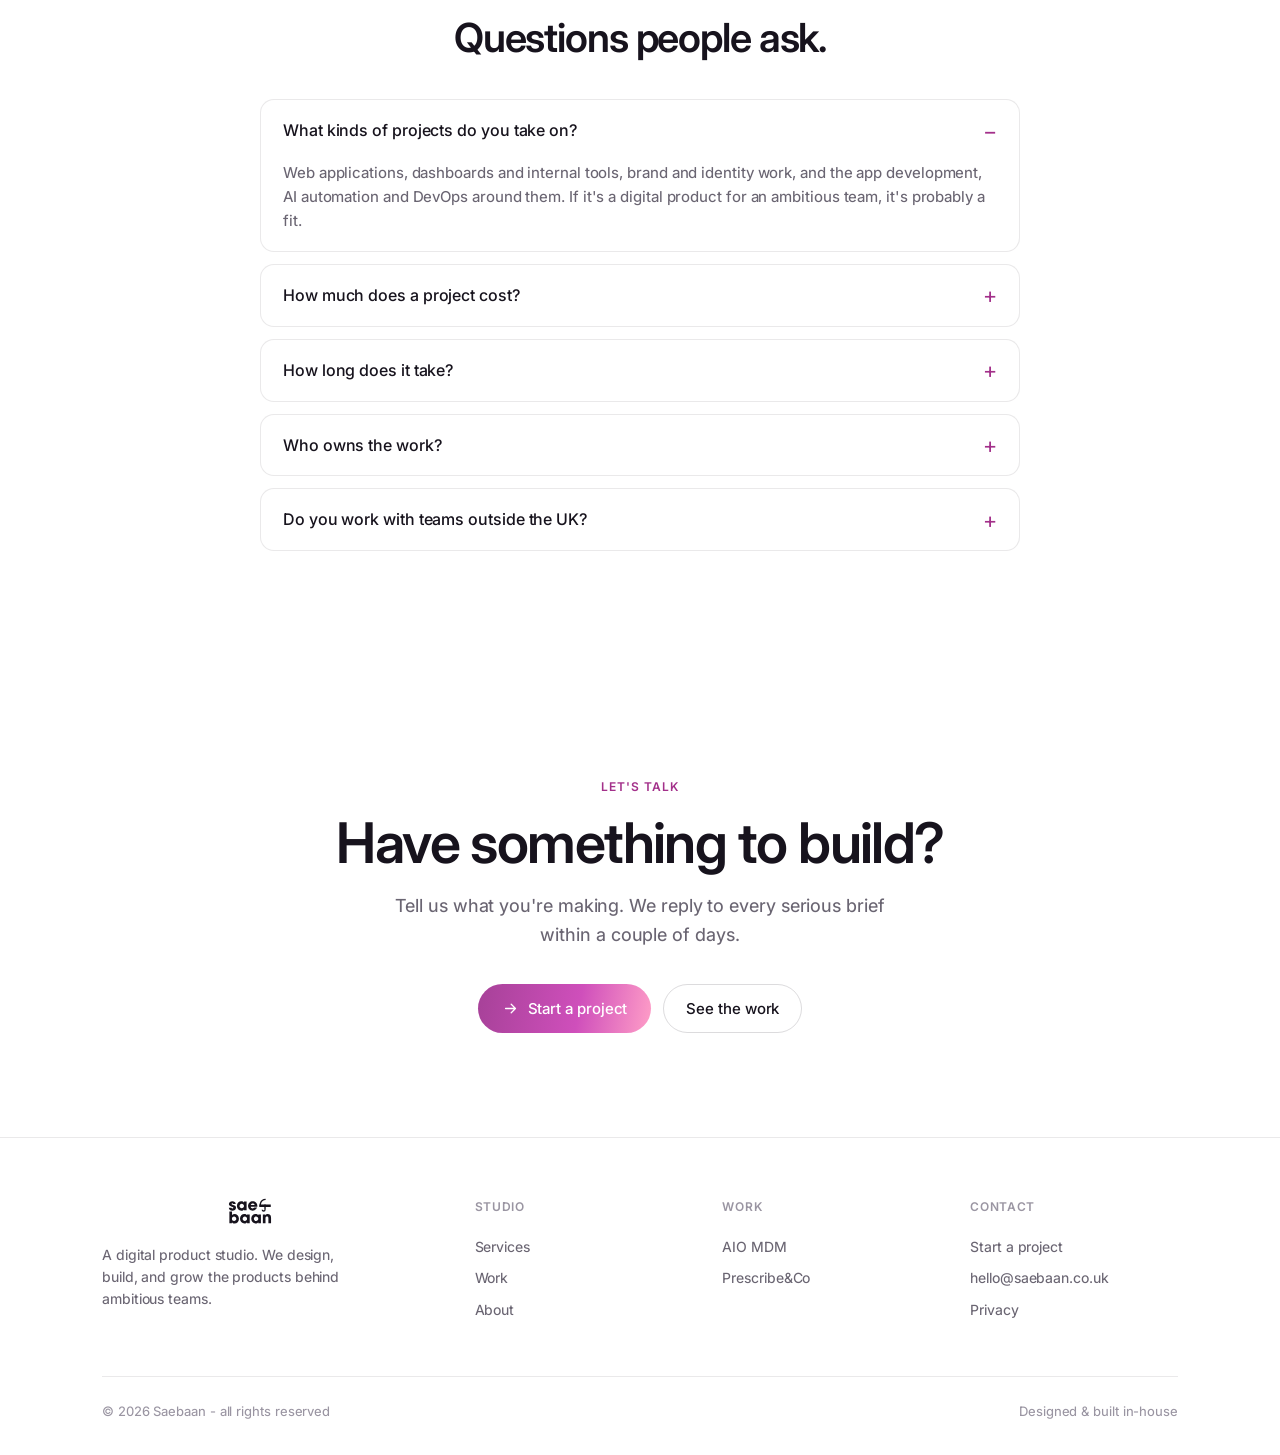
<file: about.html>
<!DOCTYPE html>
<html lang="en" data-theme="light">
<head>
<meta charset="UTF-8">
<meta name="viewport" content="width=device-width, initial-scale=1.0">
<title>About - Saebaan</title>
<meta name="description" content="Saebaan is a two-person digital product studio. Meet the founders and see how we work, from first sketch to production.">
<link rel="canonical" href="https://saebaan.co.uk/about.html">
<meta property="og:type" content="website">
<meta property="og:site_name" content="Saebaan">
<meta property="og:title" content="About - Saebaan">
<meta property="og:description" content="Saebaan is a two-person digital product studio. Meet the founders and see how we work, from first sketch to production.">
<meta property="og:url" content="https://saebaan.co.uk/about.html">
<meta property="og:image" content="https://saebaan.co.uk/assets/og-image.png">
<meta name="twitter:card" content="summary_large_image">
<meta name="twitter:title" content="About - Saebaan">
<meta name="twitter:description" content="Saebaan is a two-person digital product studio. Meet the founders and see how we work, from first sketch to production.">
<meta name="twitter:image" content="https://saebaan.co.uk/assets/og-image.png">
<link rel="icon" href="assets/favicon.svg" type="image/svg+xml">
<link rel="apple-touch-icon" href="assets/apple-touch-icon.png">
<link rel="manifest" href="site.webmanifest">
<script>(function(){try{var t=localStorage.getItem("saebaan-theme");if(t)document.documentElement.setAttribute("data-theme",t);}catch(e){}})();</script>
<link rel="preconnect" href="https://fonts.googleapis.com">
<link rel="preconnect" href="https://fonts.gstatic.com" crossorigin>
<link href="https://fonts.googleapis.com/css2?family=Inter:wght@400;450;500;600;700&family=Fraunces:ital,opsz,wght@1,9..144,400;1,9..144,500&family=Poppins:wght@600;700&display=swap" rel="stylesheet">
<link rel="stylesheet" href="styles.css?v=2">
</head>
<body>

<svg width="0" height="0" style="position:absolute" aria-hidden="true"><symbol id="logo" viewBox="125 135 375 215">
  <g fill="currentColor" stroke="currentColor">
    <path stroke="none" d="M177.33 177.88c-.11-3.65-2.74-4.8-5.82-4.8s-5.48 1.83-5.48 4.22c0 3.43 3.08 5.14 11.88 7.42 15.07 4 19.98 10.05 19.98 19.3 0 13.25-11.42 21.58-25.81 21.58s-24.44-8.11-25.81-21.01h18.84c.57 4 3.43 5.82 7.19 5.82 3.31 0 6.62-1.94 6.62-4.91 0-3.54-2.17-5.37-11.65-8.34-15.99-4.91-20.21-11.19-20.21-18.61 0-12.56 11.76-20.67 24.55-20.67 13.7 0 23.41 7.54 24.32 19.98h-18.61Z"/>
    <path stroke="none" d="M254.99 223.44v-6.85h-.23c-2.74 5.6-10.28 9.02-18.61 9.02-18.73 0-31.74-14.73-31.74-33.91s13.59-33.8 31.74-33.8c7.77 0 14.96 3.08 18.61 8.91h.23v-6.74h18.96v63.37h-18.96Zm0-31.75c0-8.91-7.19-16.1-16.1-16.1s-15.53 7.19-15.53 16.33 6.97 15.99 15.76 15.99 15.87-7.08 15.87-16.21Zm48.07 5.83c1.03 7.19 7.08 11.99 14.84 11.99 5.14 0 8.45-1.94 11.53-5.94h19.41c-6.05 13.82-17.59 21.92-30.94 21.92-18.27 0-33.57-14.73-33.57-33.57s14.62-34.03 33.23-34.03 33.46 14.96 33.46 34.6c0 1.83-.11 3.31-.46 5.02h-47.5Zm29.01-12.79c-1.48-6.51-7.19-10.85-14.5-10.85-6.85 0-12.79 4.11-14.27 10.85h28.78Z"/>
    <path stroke="none" d="M150.39 316.06v-84.5h18.95v26.15c5.02-5.37 11.42-7.19 18.04-7.19 16.44 0 31.52 12.33 31.52 33.46 0 19.53-12.45 34.26-31.97 34.26-7.65 0-15.3-3.54-18.16-8.91h-.23v6.74h-18.16Zm49.55-31.75c0-8.45-6.51-16.1-15.64-16.1s-15.64 7.19-15.64 15.99c0 9.36 6.62 16.33 15.42 16.33s15.87-7.08 15.87-16.21Zm77.2 31.75v-6.85h-.23c-2.74 5.6-10.28 9.02-18.61 9.02-18.73 0-31.74-14.73-31.74-33.91s13.59-33.8 31.74-33.8c7.77 0 14.96 3.08 18.61 8.91h.23v-6.74h18.95v63.37h-18.95Zm0-31.75c0-8.91-7.19-16.1-16.1-16.1s-15.53 7.19-15.53 16.33 6.97 15.99 15.76 15.99 15.87-7.08 15.87-16.21Zm80.39 31.75v-6.85h-.23c-2.74 5.6-10.28 9.02-18.61 9.02-18.73 0-31.74-14.73-31.74-33.91s13.59-33.8 31.74-33.8c7.76 0 14.96 3.08 18.61 8.91h.23v-6.74h18.95v63.37h-18.95Zm0-31.75c0-8.91-7.19-16.1-16.1-16.1s-15.53 7.19-15.53 16.33 6.96 15.99 15.76 15.99 15.87-7.08 15.87-16.21Zm72.52 31.75v-35.17c0-8.56-2.97-12.56-9.93-12.56-7.65 0-10.85 4.22-10.85 12.79v34.94h-18.95v-63.37h17.7v6.74h.23c4-6.51 9.59-8.91 17.24-8.91 11.42 0 23.52 6.39 23.52 25.12v40.42h-18.95Z"/>
    <path fill="none" stroke-width="10" stroke-miterlimit="10" d="M410.28 144.77c-17.77 0-32.72 12.42-37.05 29.26-.82 3.21-1.26 6.57-1.26 10.03 0 2.66.26 5.24.77 7.74h37.54"/>
    <path fill="none" stroke-width="10" stroke-miterlimit="10" d="M405.82 218.91v-37.73"/>
    <path stroke="none" d="M364.65 181.18v18.61h82.33v-18.61h-82.33Z"/>
    <path fill="none" stroke-width="10" stroke-miterlimit="10" d="M386.08 218.65c.33 5.28 4.62 9.45 9.86 9.45s9.51-4.17 9.84-9.45"/>
  </g>
</symbol></svg>

<nav id="nav">
  <div class="nav-in">
    <div class="nav-l">
      <a href="index.html" class="logo" aria-label="Saebaan"><svg><use href="#logo"/></svg></a>
      <div class="nav-links"><a href="index.html#services">Services</a><a href="index.html#work">Work</a><a href="about.html">About</a><a href="contact.html">Contact</a></div>
    </div>
    <div class="nav-r">
      <button class="icon-btn" id="theme" aria-label="Toggle theme">
        <svg class="sun" viewBox="0 0 24 24" fill="none" stroke="currentColor" stroke-width="1.8" stroke-linecap="round"><circle cx="12" cy="12" r="4"/><path d="M12 2v2M12 20v2M4.9 4.9l1.4 1.4M17.7 17.7l1.4 1.4M2 12h2M20 12h2M4.9 19.1l1.4-1.4M17.7 6.3l1.4-1.4"/></svg>
        <svg class="moon" viewBox="0 0 24 24" fill="none" stroke="currentColor" stroke-width="1.8" stroke-linecap="round" stroke-linejoin="round"><path d="M21 12.8A9 9 0 1 1 11.2 3a7 7 0 0 0 9.8 9.8z"/></svg>
      </button>
      <a href="contact.html" class="btn btn-primary">Start a project <svg viewBox="0 0 24 24"><path d="M5 12h14M13 6l6 6-6 6"/></svg></a>
    </div>
  </div>
</nav>

<main>
  <section class="page">
    <div class="wrap">
      <div class="page-head reveal">
        <span class="label">About</span>
        <h1>A small studio that ships like a big one.</h1>
        <p>Saebaan is a two-person product studio. We design, engineer, and grow web applications and the brands around them - and we stay hands-on from first sketch to production.</p>
      </div>
    </div>
  </section>

  <section class="sec" style="padding-top:8px">
    <div class="wrap">
      <div class="prose reveal">
        <p>We started Saebaan because the best work happens when the people talking to you are the same people building the thing. No hand-offs to junior teams, no account managers translating your idea into a brief into a ticket until the intent is gone.</p>
        <p>So we keep it small on purpose. Fewer people, more ownership, and a direct line to whoever is making the product you paid for. We take on a handful of projects at a time and give each one real attention.</p>
        <p>Between us we cover the whole stack - product design and brand, full-stack engineering, and the infrastructure and automation that keeps it running. That means one team can take an idea from a blank page to something live and looked-after.</p>
      </div>
    </div>
  </section>

  <section class="sec" style="padding-top:0">
    <div class="wrap">
      <div class="sec-head" style="text-align:center;margin:0 auto 44px"><span class="label" style="display:block;margin-bottom:14px">The founders</span><h2 style="font-size:clamp(28px,3.4vw,40px)">Two people, one line to both.</h2></div>
      <div class="founders reveal" style="max-width:760px;margin:0 auto">
        <a class="founder" href="https://www.linkedin.com/in/saibaan-haider/" target="_blank" rel="noopener">
          <img src="assets/sibi.jpg" alt="Saibaan Haider" loading="lazy">
          <div class="f-info"><b>Saibaan Haider</b><span>Co-founder &middot; Design &amp; product</span></div>
          <svg class="f-ext" viewBox="0 0 24 24"><path d="M7 17L17 7M8 7h9v9"/></svg>
        </a>
        <a class="founder" href="https://cd4li.space/" target="_blank" rel="noopener">
          <img src="assets/ali.jpg" alt="Ali Hassan" loading="lazy">
          <div class="f-info"><b>Ali Hassan</b><span>Co-founder &middot; Engineering</span></div>
          <svg class="f-ext" viewBox="0 0 24 24"><path d="M7 17L17 7M8 7h9v9"/></svg>
        </a>
      </div>
    </div>
  </section>

  <section class="sec" style="padding-top:0">
    <div class="wrap">
      <div class="sec-head" style="margin-bottom:40px"><span class="label" style="display:block;margin-bottom:14px">How we work</span><h2 style="font-size:clamp(28px,3.4vw,40px)">From first call to something live.</h2></div>
      <div class="steps reveal">
        <div class="step"><div class="n">01</div><h3>Discovery</h3><p>We get the problem, the users, and what success actually looks like - before writing a line of code.</p></div>
        <div class="step"><div class="n">02</div><h3>Design</h3><p>Brand, flows, and interface. We prototype fast and get to something real you can react to.</p></div>
        <div class="step"><div class="n">03</div><h3>Build</h3><p>Full-stack engineering with the infrastructure to match. Shipped in slices, not one big reveal.</p></div>
        <div class="step"><div class="n">04</div><h3>Ship &amp; support</h3><p>We launch it, watch it, and keep improving. The relationship doesn't end at go-live.</p></div>
      </div>
    </div>
  </section>

  <section class="sec" style="padding-top:0">
    <div class="wrap">
      <div class="sec-head" style="text-align:center;margin:0 auto 40px"><span class="label" style="display:block;margin-bottom:14px">FAQ</span><h2 style="font-size:clamp(28px,3.4vw,40px)">Questions people ask.</h2></div>
      <div class="faq reveal">
        <details open><summary>What kinds of projects do you take on?</summary><p>Web applications, dashboards and internal tools, brand and identity work, and the app development, AI automation and DevOps around them. If it's a digital product for an ambitious team, it's probably a fit.</p></details>
        <details><summary>How much does a project cost?</summary><p>It depends on scope, but most engagements start in the low five figures. Tell us what you're building on the <a href="contact.html">contact page</a> and we'll come back with a realistic range.</p></details>
        <details><summary>How long does it take?</summary><p>A focused MVP is usually a few weeks; a full product with brand and infrastructure is a few months. We ship in slices so you see progress the whole way.</p></details>
        <details><summary>Who owns the work?</summary><p>You do. Code, designs, and assets are yours. We can hand everything over or stay on to run and improve it - your call.</p></details>
        <details><summary>Do you work with teams outside the UK?</summary><p>Yes. We're UK-based but work with teams remotely wherever they are.</p></details>
      </div>
    </div>
  </section>

  <section class="contact" style="padding:104px 0">
    <div class="wrap"><div class="contact-inner reveal">
      <span class="label">Let's talk</span>
      <h2 style="margin-top:16px">Have something to build?</h2>
      <p>Tell us what you're making. We reply to every serious brief within a couple of days.</p>
      <div class="row">
        <a href="contact.html" class="btn-mail"><svg viewBox="0 0 24 24"><path d="M5 12h14M13 6l6 6-6 6"/></svg>Start a project</a>
        <a href="index.html#work" class="btn btn-ghost">See the work</a>
      </div>
    </div></div>
  </section>
</main>

<footer>
  <div class="wrap">
    <div class="foot-grid">
      <div><span class="logo"><svg><use href="#logo"/></svg></span><p>A digital product studio. We design, build, and grow the products behind ambitious teams.</p></div>
      <div><h6>Studio</h6><a href="index.html#services">Services</a><a href="index.html#work">Work</a><a href="about.html">About</a></div>
      <div><h6>Work</h6><a href="work-aio-mdm.html">AIO MDM</a><a href="work-prescribeandco.html">Prescribe&amp;Co</a></div>
      <div><h6>Contact</h6><a href="contact.html">Start a project</a><a href="mailto:hello@saebaan.co.uk">hello@saebaan.co.uk</a><a href="privacy.html">Privacy</a></div>
    </div>
    <div class="foot-bottom"><span>&copy; 2026 Saebaan - all rights reserved</span><span>Designed &amp; built in-house</span></div>
  </div>
</footer>

<script>
  var root = document.documentElement;
  var tb = document.getElementById('theme');
  if (tb) tb.addEventListener('click', function(){
    var next = root.getAttribute('data-theme') === 'dark' ? 'light' : 'dark';
    root.setAttribute('data-theme', next); try { localStorage.setItem('saebaan-theme', next); } catch(e){}
  });
  var nav = document.getElementById('nav');
  if (nav) addEventListener('scroll', function(){ nav.classList.toggle('scrolled', scrollY > 20); }, {passive:true});
  var io = new IntersectionObserver(function(es){ es.forEach(function(e){ if(e.isIntersecting){ e.target.classList.add('in'); io.unobserve(e.target);
    e.target.querySelectorAll('[data-count]').forEach(function(el){ var to=+el.dataset.count, sfx=el.dataset.suffix||'', s=performance.now();
      (function tick(now){ var p=Math.min((now-s)/1400,1), e2=1-Math.pow(1-p,3); el.textContent=Math.floor(e2*to)+sfx; if(p<1) requestAnimationFrame(tick); })(s); });
  }});}, {threshold:.15});
  document.querySelectorAll('.reveal').forEach(function(el){ io.observe(el); });
</script>
</body>
</html>
</file>
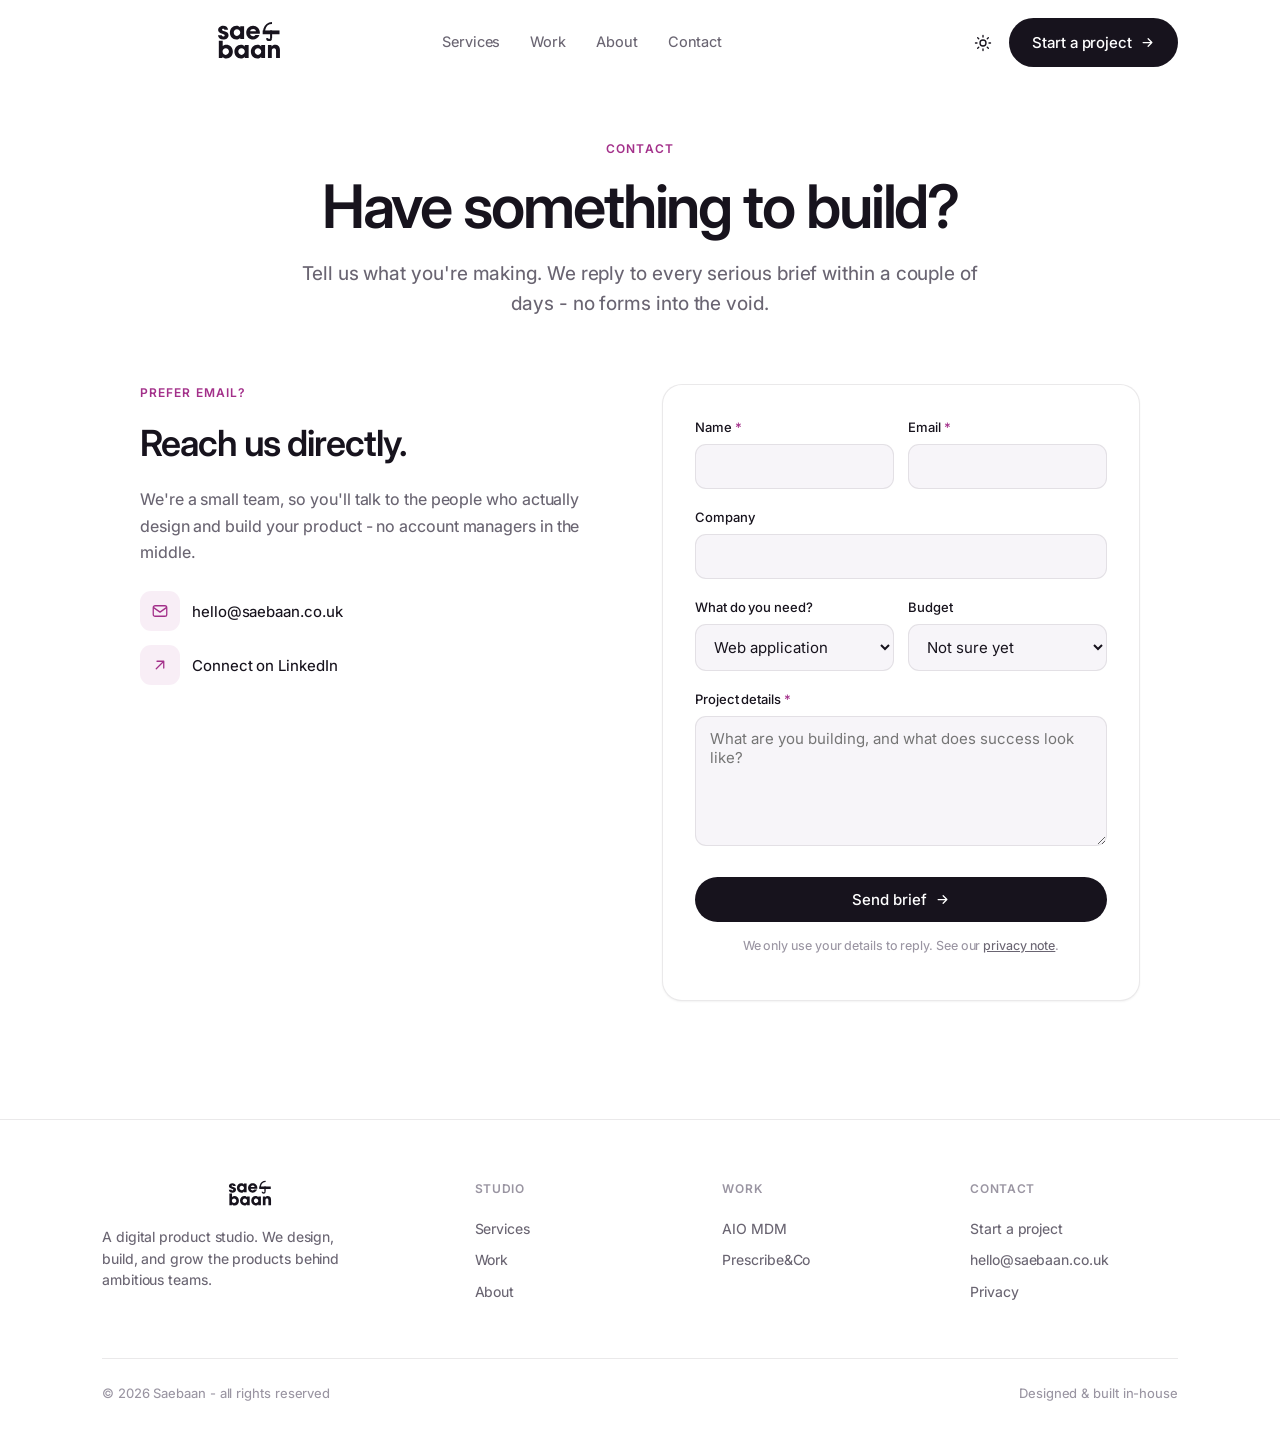
<file: contact.html>
<!DOCTYPE html>
<html lang="en" data-theme="light">
<head>
<meta charset="UTF-8">
<meta name="viewport" content="width=device-width, initial-scale=1.0">
<title>Contact - Saebaan</title>
<meta name="description" content="Start a project with Saebaan. Tell us what you are building and we will reply within a couple of days.">
<link rel="canonical" href="https://saebaan.co.uk/contact.html">
<meta property="og:type" content="website">
<meta property="og:site_name" content="Saebaan">
<meta property="og:title" content="Contact - Saebaan">
<meta property="og:description" content="Start a project with Saebaan. Tell us what you are building and we will reply within a couple of days.">
<meta property="og:url" content="https://saebaan.co.uk/contact.html">
<meta property="og:image" content="https://saebaan.co.uk/assets/og-image.png">
<meta name="twitter:card" content="summary_large_image">
<meta name="twitter:title" content="Contact - Saebaan">
<meta name="twitter:description" content="Start a project with Saebaan. Tell us what you are building and we will reply within a couple of days.">
<meta name="twitter:image" content="https://saebaan.co.uk/assets/og-image.png">
<link rel="icon" href="assets/favicon.svg" type="image/svg+xml">
<link rel="apple-touch-icon" href="assets/apple-touch-icon.png">
<link rel="manifest" href="site.webmanifest">
<script>(function(){try{var t=localStorage.getItem("saebaan-theme");if(t)document.documentElement.setAttribute("data-theme",t);}catch(e){}})();</script>
<link rel="preconnect" href="https://fonts.googleapis.com">
<link rel="preconnect" href="https://fonts.gstatic.com" crossorigin>
<link href="https://fonts.googleapis.com/css2?family=Inter:wght@400;450;500;600;700&family=Fraunces:ital,opsz,wght@1,9..144,400;1,9..144,500&family=Poppins:wght@600;700&display=swap" rel="stylesheet">
<link rel="stylesheet" href="styles.css?v=2">
</head>
<body>

<svg width="0" height="0" style="position:absolute" aria-hidden="true"><symbol id="logo" viewBox="125 135 375 215">
  <g fill="currentColor" stroke="currentColor">
    <path stroke="none" d="M177.33 177.88c-.11-3.65-2.74-4.8-5.82-4.8s-5.48 1.83-5.48 4.22c0 3.43 3.08 5.14 11.88 7.42 15.07 4 19.98 10.05 19.98 19.3 0 13.25-11.42 21.58-25.81 21.58s-24.44-8.11-25.81-21.01h18.84c.57 4 3.43 5.82 7.19 5.82 3.31 0 6.62-1.94 6.62-4.91 0-3.54-2.17-5.37-11.65-8.34-15.99-4.91-20.21-11.19-20.21-18.61 0-12.56 11.76-20.67 24.55-20.67 13.7 0 23.41 7.54 24.32 19.98h-18.61Z"/>
    <path stroke="none" d="M254.99 223.44v-6.85h-.23c-2.74 5.6-10.28 9.02-18.61 9.02-18.73 0-31.74-14.73-31.74-33.91s13.59-33.8 31.74-33.8c7.77 0 14.96 3.08 18.61 8.91h.23v-6.74h18.96v63.37h-18.96Zm0-31.75c0-8.91-7.19-16.1-16.1-16.1s-15.53 7.19-15.53 16.33 6.97 15.99 15.76 15.99 15.87-7.08 15.87-16.21Zm48.07 5.83c1.03 7.19 7.08 11.99 14.84 11.99 5.14 0 8.45-1.94 11.53-5.94h19.41c-6.05 13.82-17.59 21.92-30.94 21.92-18.27 0-33.57-14.73-33.57-33.57s14.62-34.03 33.23-34.03 33.46 14.96 33.46 34.6c0 1.83-.11 3.31-.46 5.02h-47.5Zm29.01-12.79c-1.48-6.51-7.19-10.85-14.5-10.85-6.85 0-12.79 4.11-14.27 10.85h28.78Z"/>
    <path stroke="none" d="M150.39 316.06v-84.5h18.95v26.15c5.02-5.37 11.42-7.19 18.04-7.19 16.44 0 31.52 12.33 31.52 33.46 0 19.53-12.45 34.26-31.97 34.26-7.65 0-15.3-3.54-18.16-8.91h-.23v6.74h-18.16Zm49.55-31.75c0-8.45-6.51-16.1-15.64-16.1s-15.64 7.19-15.64 15.99c0 9.36 6.62 16.33 15.42 16.33s15.87-7.08 15.87-16.21Zm77.2 31.75v-6.85h-.23c-2.74 5.6-10.28 9.02-18.61 9.02-18.73 0-31.74-14.73-31.74-33.91s13.59-33.8 31.74-33.8c7.77 0 14.96 3.08 18.61 8.91h.23v-6.74h18.95v63.37h-18.95Zm0-31.75c0-8.91-7.19-16.1-16.1-16.1s-15.53 7.19-15.53 16.33 6.97 15.99 15.76 15.99 15.87-7.08 15.87-16.21Zm80.39 31.75v-6.85h-.23c-2.74 5.6-10.28 9.02-18.61 9.02-18.73 0-31.74-14.73-31.74-33.91s13.59-33.8 31.74-33.8c7.76 0 14.96 3.08 18.61 8.91h.23v-6.74h18.95v63.37h-18.95Zm0-31.75c0-8.91-7.19-16.1-16.1-16.1s-15.53 7.19-15.53 16.33 6.96 15.99 15.76 15.99 15.87-7.08 15.87-16.21Zm72.52 31.75v-35.17c0-8.56-2.97-12.56-9.93-12.56-7.65 0-10.85 4.22-10.85 12.79v34.94h-18.95v-63.37h17.7v6.74h.23c4-6.51 9.59-8.91 17.24-8.91 11.42 0 23.52 6.39 23.52 25.12v40.42h-18.95Z"/>
    <path fill="none" stroke-width="10" stroke-miterlimit="10" d="M410.28 144.77c-17.77 0-32.72 12.42-37.05 29.26-.82 3.21-1.26 6.57-1.26 10.03 0 2.66.26 5.24.77 7.74h37.54"/>
    <path fill="none" stroke-width="10" stroke-miterlimit="10" d="M405.82 218.91v-37.73"/>
    <path stroke="none" d="M364.65 181.18v18.61h82.33v-18.61h-82.33Z"/>
    <path fill="none" stroke-width="10" stroke-miterlimit="10" d="M386.08 218.65c.33 5.28 4.62 9.45 9.86 9.45s9.51-4.17 9.84-9.45"/>
  </g>
</symbol></svg>

<nav id="nav">
  <div class="nav-in">
    <div class="nav-l">
      <a href="index.html" class="logo" aria-label="Saebaan"><svg><use href="#logo"/></svg></a>
      <div class="nav-links"><a href="index.html#services">Services</a><a href="index.html#work">Work</a><a href="about.html">About</a><a href="contact.html">Contact</a></div>
    </div>
    <div class="nav-r">
      <button class="icon-btn" id="theme" aria-label="Toggle theme">
        <svg class="sun" viewBox="0 0 24 24" fill="none" stroke="currentColor" stroke-width="1.8" stroke-linecap="round"><circle cx="12" cy="12" r="4"/><path d="M12 2v2M12 20v2M4.9 4.9l1.4 1.4M17.7 17.7l1.4 1.4M2 12h2M20 12h2M4.9 19.1l1.4-1.4M17.7 6.3l1.4-1.4"/></svg>
        <svg class="moon" viewBox="0 0 24 24" fill="none" stroke="currentColor" stroke-width="1.8" stroke-linecap="round" stroke-linejoin="round"><path d="M21 12.8A9 9 0 1 1 11.2 3a7 7 0 0 0 9.8 9.8z"/></svg>
      </button>
      <a href="contact.html" class="btn btn-primary">Start a project <svg viewBox="0 0 24 24"><path d="M5 12h14M13 6l6 6-6 6"/></svg></a>
    </div>
  </div>
</nav>

<main>
  <section class="page">
    <div class="wrap">
      <div class="page-head reveal">
        <span class="label">Contact</span>
        <h1>Have something to build?</h1>
        <p>Tell us what you're making. We reply to every serious brief within a couple of days - no forms into the void.</p>
      </div>
    </div>
  </section>

  <section class="sec" style="padding-top:24px">
    <div class="wrap">
      <div class="form-grid reveal">
        <div class="form-side">
          <span class="label">Prefer email?</span>
          <h2>Reach us directly.</h2>
          <p>We're a small team, so you'll talk to the people who actually design and build your product - no account managers in the middle.</p>
          <div class="direct">
            <a href="mailto:hello@saebaan.co.uk"><span class="ic"><svg viewBox="0 0 24 24"><rect x="3" y="5" width="18" height="14" rx="2.5"/><path d="M3.5 7.5l8.5 6 8.5-6"/></svg></span>hello@saebaan.co.uk</a>
            <a href="https://www.linkedin.com/in/saibaan-haider/" target="_blank" rel="noopener"><span class="ic"><svg viewBox="0 0 24 24"><path d="M7 17L17 7M8 7h9v9"/></svg></span>Connect on LinkedIn</a>
          </div>
        </div>
        <form class="form" id="contact-form">
          <div id="form-status" class="form-status" role="status"></div>
          <div class="field-row">
            <div class="field"><label for="name">Name <span class="req">*</span></label><input id="name" name="name" type="text" required autocomplete="name"></div>
            <div class="field"><label for="email">Email <span class="req">*</span></label><input id="email" name="email" type="email" required autocomplete="email"></div>
          </div>
          <div class="field"><label for="company">Company</label><input id="company" name="company" type="text" autocomplete="organization"></div>
          <div class="field-row">
            <div class="field"><label for="type">What do you need?</label><select id="type" name="project_type"><option>Web application</option><option>Brand &amp; identity</option><option>App development</option><option>AI automation / DevOps</option><option>Something else</option></select></div>
            <div class="field"><label for="budget">Budget</label><select id="budget" name="budget"><option>Not sure yet</option><option>Under &pound;10k</option><option>&pound;10k to &pound;25k</option><option>&pound;25k to &pound;50k</option><option>&pound;50k+</option></select></div>
          </div>
          <div class="field"><label for="message">Project details <span class="req">*</span></label><textarea id="message" name="message" required placeholder="What are you building, and what does success look like?"></textarea></div>
          <button type="submit" class="btn btn-primary form-submit">Send brief <svg viewBox="0 0 24 24" style="width:15px;height:15px;fill:none;stroke:currentColor;stroke-width:2;stroke-linecap:round;stroke-linejoin:round"><path d="M5 12h14M13 6l6 6-6 6"/></svg></button>
          <p class="form-note">We only use your details to reply. See our <a href="privacy.html" style="color:var(--muted);text-decoration:underline">privacy note</a>.</p>
        </form>
      </div>
    </div>
  </section>
</main>

<footer>
  <div class="wrap">
    <div class="foot-grid">
      <div><span class="logo"><svg><use href="#logo"/></svg></span><p>A digital product studio. We design, build, and grow the products behind ambitious teams.</p></div>
      <div><h6>Studio</h6><a href="index.html#services">Services</a><a href="index.html#work">Work</a><a href="about.html">About</a></div>
      <div><h6>Work</h6><a href="work-aio-mdm.html">AIO MDM</a><a href="work-prescribeandco.html">Prescribe&amp;Co</a></div>
      <div><h6>Contact</h6><a href="contact.html">Start a project</a><a href="mailto:hello@saebaan.co.uk">hello@saebaan.co.uk</a><a href="privacy.html">Privacy</a></div>
    </div>
    <div class="foot-bottom"><span>&copy; 2026 Saebaan - all rights reserved</span><span>Designed &amp; built in-house</span></div>
  </div>
</footer>

<script>
  var root = document.documentElement;
  var tb = document.getElementById('theme');
  if (tb) tb.addEventListener('click', function(){
    var next = root.getAttribute('data-theme') === 'dark' ? 'light' : 'dark';
    root.setAttribute('data-theme', next); try { localStorage.setItem('saebaan-theme', next); } catch(e){}
  });
  var nav = document.getElementById('nav');
  if (nav) addEventListener('scroll', function(){ nav.classList.toggle('scrolled', scrollY > 20); }, {passive:true});
  var io = new IntersectionObserver(function(es){ es.forEach(function(e){ if(e.isIntersecting){ e.target.classList.add('in'); io.unobserve(e.target);
    e.target.querySelectorAll('[data-count]').forEach(function(el){ var to=+el.dataset.count, sfx=el.dataset.suffix||'', s=performance.now();
      (function tick(now){ var p=Math.min((now-s)/1400,1), e2=1-Math.pow(1-p,3); el.textContent=Math.floor(e2*to)+sfx; if(p<1) requestAnimationFrame(tick); })(s); });
  }});}, {threshold:.15});
  document.querySelectorAll('.reveal').forEach(function(el){ io.observe(el); });
</script>
<script>
  // Replace ENDPOINT with your Formspree form id (https://formspree.io) or a serverless URL.
  var ENDPOINT = "https://formspree.io/f/REPLACE_ME";
  var form = document.getElementById('contact-form');
  var status = document.getElementById('form-status');
  form.addEventListener('submit', function(e){
    e.preventDefault();
    status.className = 'form-status'; 
    var btn = form.querySelector('button[type=submit]'); btn.disabled = true; btn.style.opacity = .7;
    fetch(ENDPOINT, { method: 'POST', body: new FormData(form), headers: { 'Accept': 'application/json' } })
      .then(function(r){
        if (r.ok) { form.reset(); status.textContent = "Thanks - your brief is in. We\u2019ll reply within a couple of days."; status.className = 'form-status ok show'; }
        else { throw new Error('bad'); }
      })
      .catch(function(){ status.innerHTML = 'Something went wrong. Email us directly at <a href="mailto:hello@saebaan.co.uk" style="color:inherit;text-decoration:underline">hello@saebaan.co.uk</a>.'; status.className = 'form-status err show'; })
      .finally(function(){ btn.disabled = false; btn.style.opacity = 1; });
  });
</script>
</body>
</html>
</file>
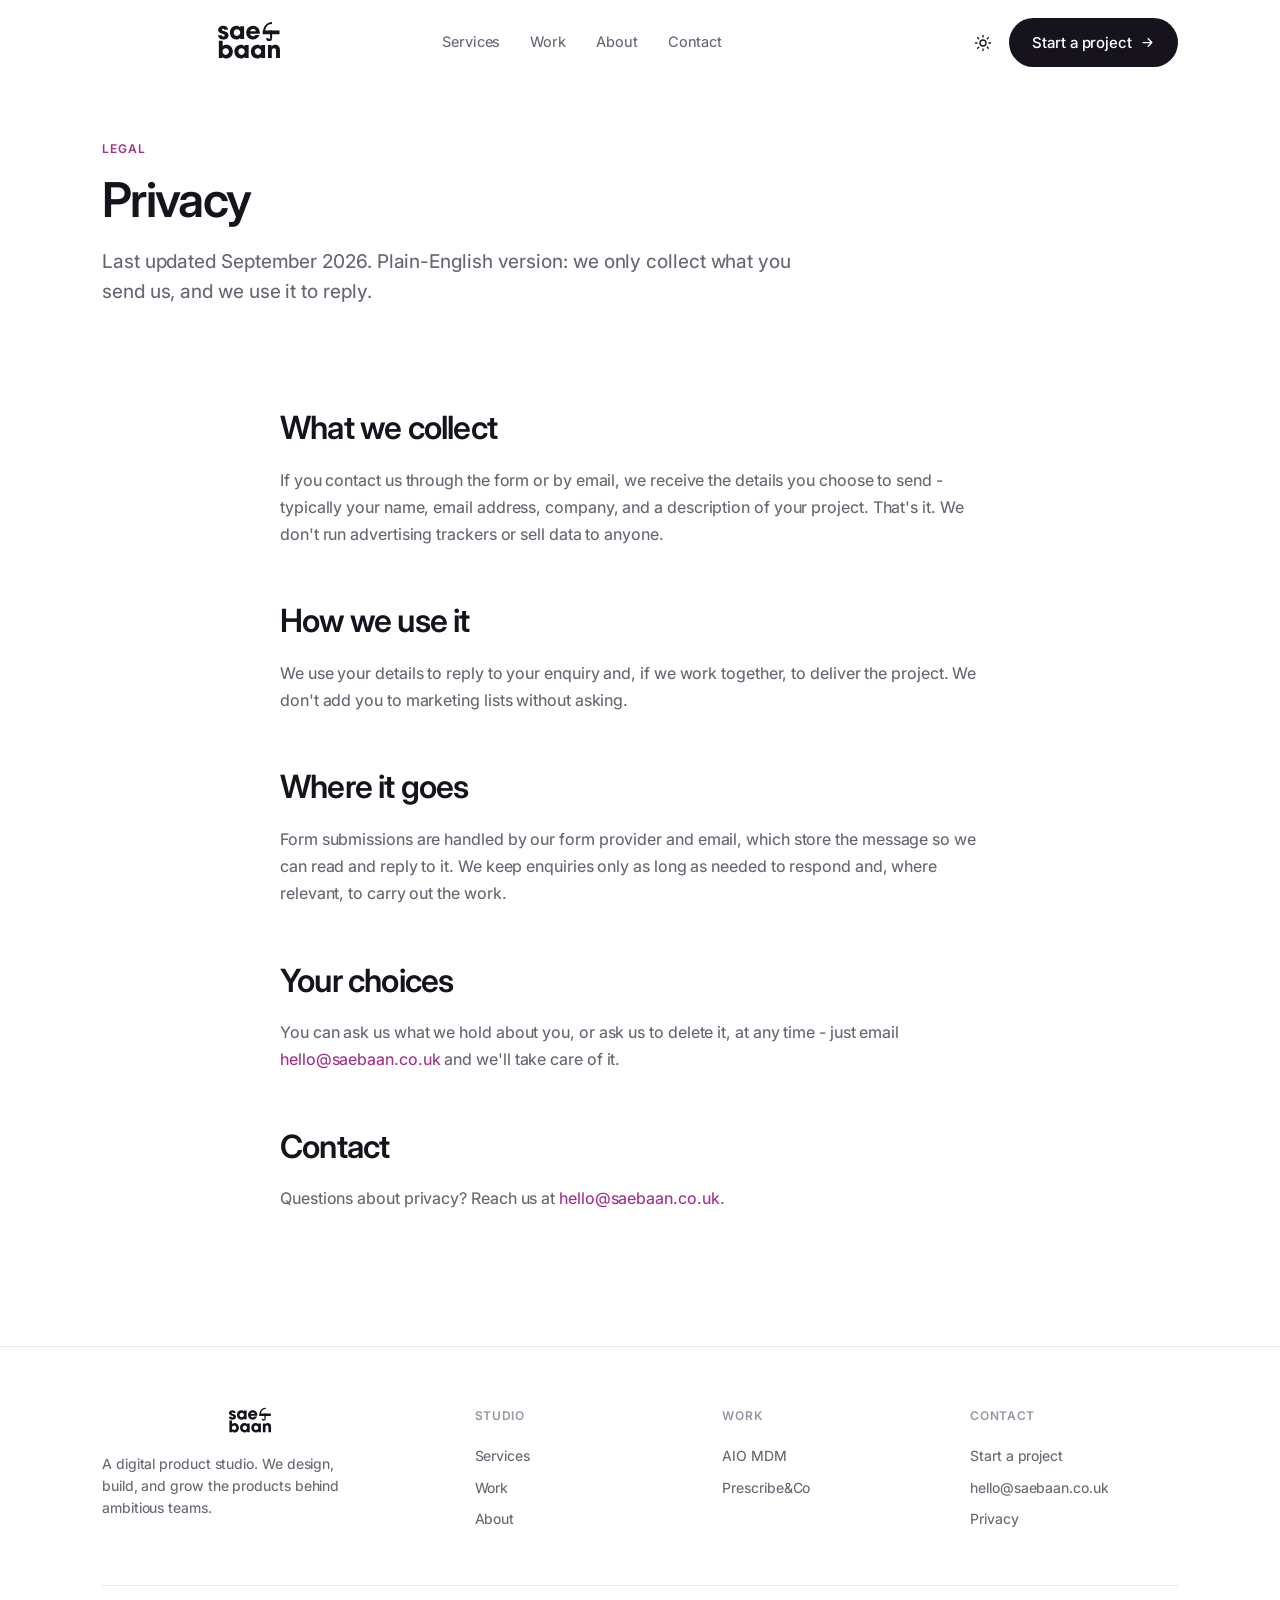
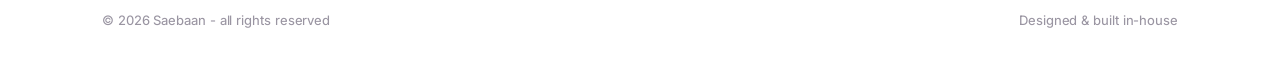
<file: privacy.html>
<!DOCTYPE html>
<html lang="en" data-theme="light">
<head>
<meta charset="UTF-8">
<meta name="viewport" content="width=device-width, initial-scale=1.0">
<title>Privacy - Saebaan</title>
<meta name="description" content="How Saebaan handles the information you send us. We only collect what you send, and we use it to reply.">
<link rel="canonical" href="https://saebaan.co.uk/privacy.html">
<meta property="og:type" content="website">
<meta property="og:site_name" content="Saebaan">
<meta property="og:title" content="Privacy - Saebaan">
<meta property="og:description" content="How Saebaan handles the information you send us. We only collect what you send, and we use it to reply.">
<meta property="og:url" content="https://saebaan.co.uk/privacy.html">
<meta property="og:image" content="https://saebaan.co.uk/assets/og-image.png">
<meta name="twitter:card" content="summary_large_image">
<meta name="twitter:title" content="Privacy - Saebaan">
<meta name="twitter:description" content="How Saebaan handles the information you send us. We only collect what you send, and we use it to reply.">
<meta name="twitter:image" content="https://saebaan.co.uk/assets/og-image.png">
<link rel="icon" href="assets/favicon.svg" type="image/svg+xml">
<link rel="apple-touch-icon" href="assets/apple-touch-icon.png">
<link rel="manifest" href="site.webmanifest">
<script>(function(){try{var t=localStorage.getItem("saebaan-theme");if(t)document.documentElement.setAttribute("data-theme",t);}catch(e){}})();</script>
<link rel="preconnect" href="https://fonts.googleapis.com">
<link rel="preconnect" href="https://fonts.gstatic.com" crossorigin>
<link href="https://fonts.googleapis.com/css2?family=Inter:wght@400;450;500;600;700&family=Fraunces:ital,opsz,wght@1,9..144,400;1,9..144,500&family=Poppins:wght@600;700&display=swap" rel="stylesheet">
<link rel="stylesheet" href="styles.css?v=2">
</head>
<body>

<svg width="0" height="0" style="position:absolute" aria-hidden="true"><symbol id="logo" viewBox="125 135 375 215">
  <g fill="currentColor" stroke="currentColor">
    <path stroke="none" d="M177.33 177.88c-.11-3.65-2.74-4.8-5.82-4.8s-5.48 1.83-5.48 4.22c0 3.43 3.08 5.14 11.88 7.42 15.07 4 19.98 10.05 19.98 19.3 0 13.25-11.42 21.58-25.81 21.58s-24.44-8.11-25.81-21.01h18.84c.57 4 3.43 5.82 7.19 5.82 3.31 0 6.62-1.94 6.62-4.91 0-3.54-2.17-5.37-11.65-8.34-15.99-4.91-20.21-11.19-20.21-18.61 0-12.56 11.76-20.67 24.55-20.67 13.7 0 23.41 7.54 24.32 19.98h-18.61Z"/>
    <path stroke="none" d="M254.99 223.44v-6.85h-.23c-2.74 5.6-10.28 9.02-18.61 9.02-18.73 0-31.74-14.73-31.74-33.91s13.59-33.8 31.74-33.8c7.77 0 14.96 3.08 18.61 8.91h.23v-6.74h18.96v63.37h-18.96Zm0-31.75c0-8.91-7.19-16.1-16.1-16.1s-15.53 7.19-15.53 16.33 6.97 15.99 15.76 15.99 15.87-7.08 15.87-16.21Zm48.07 5.83c1.03 7.19 7.08 11.99 14.84 11.99 5.14 0 8.45-1.94 11.53-5.94h19.41c-6.05 13.82-17.59 21.92-30.94 21.92-18.27 0-33.57-14.73-33.57-33.57s14.62-34.03 33.23-34.03 33.46 14.96 33.46 34.6c0 1.83-.11 3.31-.46 5.02h-47.5Zm29.01-12.79c-1.48-6.51-7.19-10.85-14.5-10.85-6.85 0-12.79 4.11-14.27 10.85h28.78Z"/>
    <path stroke="none" d="M150.39 316.06v-84.5h18.95v26.15c5.02-5.37 11.42-7.19 18.04-7.19 16.44 0 31.52 12.33 31.52 33.46 0 19.53-12.45 34.26-31.97 34.26-7.65 0-15.3-3.54-18.16-8.91h-.23v6.74h-18.16Zm49.55-31.75c0-8.45-6.51-16.1-15.64-16.1s-15.64 7.19-15.64 15.99c0 9.36 6.62 16.33 15.42 16.33s15.87-7.08 15.87-16.21Zm77.2 31.75v-6.85h-.23c-2.74 5.6-10.28 9.02-18.61 9.02-18.73 0-31.74-14.73-31.74-33.91s13.59-33.8 31.74-33.8c7.77 0 14.96 3.08 18.61 8.91h.23v-6.74h18.95v63.37h-18.95Zm0-31.75c0-8.91-7.19-16.1-16.1-16.1s-15.53 7.19-15.53 16.33 6.97 15.99 15.76 15.99 15.87-7.08 15.87-16.21Zm80.39 31.75v-6.85h-.23c-2.74 5.6-10.28 9.02-18.61 9.02-18.73 0-31.74-14.73-31.74-33.91s13.59-33.8 31.74-33.8c7.76 0 14.96 3.08 18.61 8.91h.23v-6.74h18.95v63.37h-18.95Zm0-31.75c0-8.91-7.19-16.1-16.1-16.1s-15.53 7.19-15.53 16.33 6.96 15.99 15.76 15.99 15.87-7.08 15.87-16.21Zm72.52 31.75v-35.17c0-8.56-2.97-12.56-9.93-12.56-7.65 0-10.85 4.22-10.85 12.79v34.94h-18.95v-63.37h17.7v6.74h.23c4-6.51 9.59-8.91 17.24-8.91 11.42 0 23.52 6.39 23.52 25.12v40.42h-18.95Z"/>
    <path fill="none" stroke-width="10" stroke-miterlimit="10" d="M410.28 144.77c-17.77 0-32.72 12.42-37.05 29.26-.82 3.21-1.26 6.57-1.26 10.03 0 2.66.26 5.24.77 7.74h37.54"/>
    <path fill="none" stroke-width="10" stroke-miterlimit="10" d="M405.82 218.91v-37.73"/>
    <path stroke="none" d="M364.65 181.18v18.61h82.33v-18.61h-82.33Z"/>
    <path fill="none" stroke-width="10" stroke-miterlimit="10" d="M386.08 218.65c.33 5.28 4.62 9.45 9.86 9.45s9.51-4.17 9.84-9.45"/>
  </g>
</symbol></svg>

<nav id="nav">
  <div class="nav-in">
    <div class="nav-l">
      <a href="index.html" class="logo" aria-label="Saebaan"><svg><use href="#logo"/></svg></a>
      <div class="nav-links"><a href="index.html#services">Services</a><a href="index.html#work">Work</a><a href="about.html">About</a><a href="contact.html">Contact</a></div>
    </div>
    <div class="nav-r">
      <button class="icon-btn" id="theme" aria-label="Toggle theme">
        <svg class="sun" viewBox="0 0 24 24" fill="none" stroke="currentColor" stroke-width="1.8" stroke-linecap="round"><circle cx="12" cy="12" r="4"/><path d="M12 2v2M12 20v2M4.9 4.9l1.4 1.4M17.7 17.7l1.4 1.4M2 12h2M20 12h2M4.9 19.1l1.4-1.4M17.7 6.3l1.4-1.4"/></svg>
        <svg class="moon" viewBox="0 0 24 24" fill="none" stroke="currentColor" stroke-width="1.8" stroke-linecap="round" stroke-linejoin="round"><path d="M21 12.8A9 9 0 1 1 11.2 3a7 7 0 0 0 9.8 9.8z"/></svg>
      </button>
      <a href="contact.html" class="btn btn-primary">Start a project <svg viewBox="0 0 24 24"><path d="M5 12h14M13 6l6 6-6 6"/></svg></a>
    </div>
  </div>
</nav>

<main>
  <section class="page">
    <div class="wrap">
      <div class="page-head reveal" style="text-align:left;margin:0">
        <span class="label">Legal</span>
        <h1 style="font-size:clamp(32px,4vw,48px)">Privacy</h1>
        <p style="margin-left:0">Last updated September 2026. Plain-English version: we only collect what you send us, and we use it to reply.</p>
      </div>
    </div>
  </section>
  <section class="sec" style="padding-top:8px">
    <div class="wrap">
      <div class="prose reveal">
        <h2>What we collect</h2>
        <p>If you contact us through the form or by email, we receive the details you choose to send - typically your name, email address, company, and a description of your project. That's it. We don't run advertising trackers or sell data to anyone.</p>
        <h2>How we use it</h2>
        <p>We use your details to reply to your enquiry and, if we work together, to deliver the project. We don't add you to marketing lists without asking.</p>
        <h2>Where it goes</h2>
        <p>Form submissions are handled by our form provider and email, which store the message so we can read and reply to it. We keep enquiries only as long as needed to respond and, where relevant, to carry out the work.</p>
        <h2>Your choices</h2>
        <p>You can ask us what we hold about you, or ask us to delete it, at any time - just email <a href="mailto:hello@saebaan.co.uk">hello@saebaan.co.uk</a> and we'll take care of it.</p>
        <h2>Contact</h2>
        <p>Questions about privacy? Reach us at <a href="mailto:hello@saebaan.co.uk">hello@saebaan.co.uk</a>.</p>
      </div>
    </div>
  </section>
</main>

<footer>
  <div class="wrap">
    <div class="foot-grid">
      <div><span class="logo"><svg><use href="#logo"/></svg></span><p>A digital product studio. We design, build, and grow the products behind ambitious teams.</p></div>
      <div><h6>Studio</h6><a href="index.html#services">Services</a><a href="index.html#work">Work</a><a href="about.html">About</a></div>
      <div><h6>Work</h6><a href="work-aio-mdm.html">AIO MDM</a><a href="work-prescribeandco.html">Prescribe&amp;Co</a></div>
      <div><h6>Contact</h6><a href="contact.html">Start a project</a><a href="mailto:hello@saebaan.co.uk">hello@saebaan.co.uk</a><a href="privacy.html">Privacy</a></div>
    </div>
    <div class="foot-bottom"><span>&copy; 2026 Saebaan - all rights reserved</span><span>Designed &amp; built in-house</span></div>
  </div>
</footer>

<script>
  var root = document.documentElement;
  var tb = document.getElementById('theme');
  if (tb) tb.addEventListener('click', function(){
    var next = root.getAttribute('data-theme') === 'dark' ? 'light' : 'dark';
    root.setAttribute('data-theme', next); try { localStorage.setItem('saebaan-theme', next); } catch(e){}
  });
  var nav = document.getElementById('nav');
  if (nav) addEventListener('scroll', function(){ nav.classList.toggle('scrolled', scrollY > 20); }, {passive:true});
  var io = new IntersectionObserver(function(es){ es.forEach(function(e){ if(e.isIntersecting){ e.target.classList.add('in'); io.unobserve(e.target);
    e.target.querySelectorAll('[data-count]').forEach(function(el){ var to=+el.dataset.count, sfx=el.dataset.suffix||'', s=performance.now();
      (function tick(now){ var p=Math.min((now-s)/1400,1), e2=1-Math.pow(1-p,3); el.textContent=Math.floor(e2*to)+sfx; if(p<1) requestAnimationFrame(tick); })(s); });
  }});}, {threshold:.15});
  document.querySelectorAll('.reveal').forEach(function(el){ io.observe(el); });
</script>
</body>
</html>
</file>
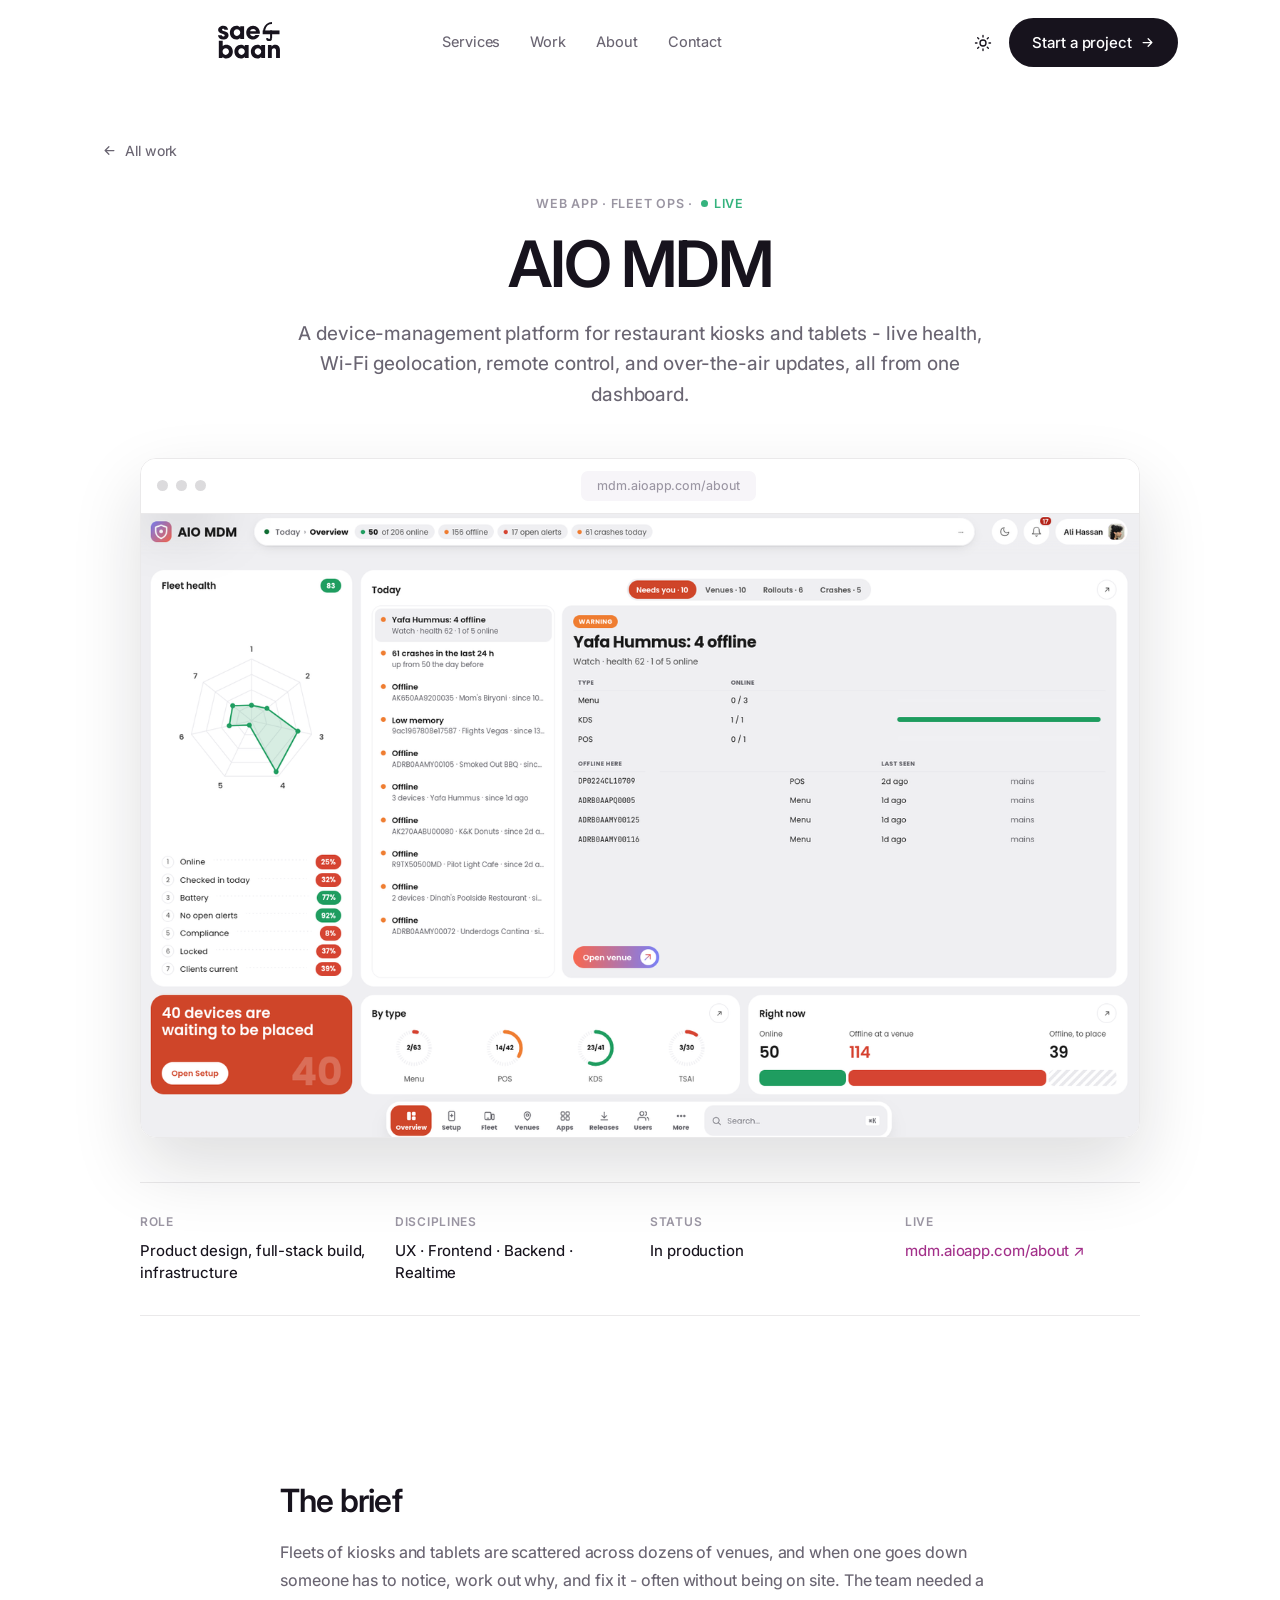
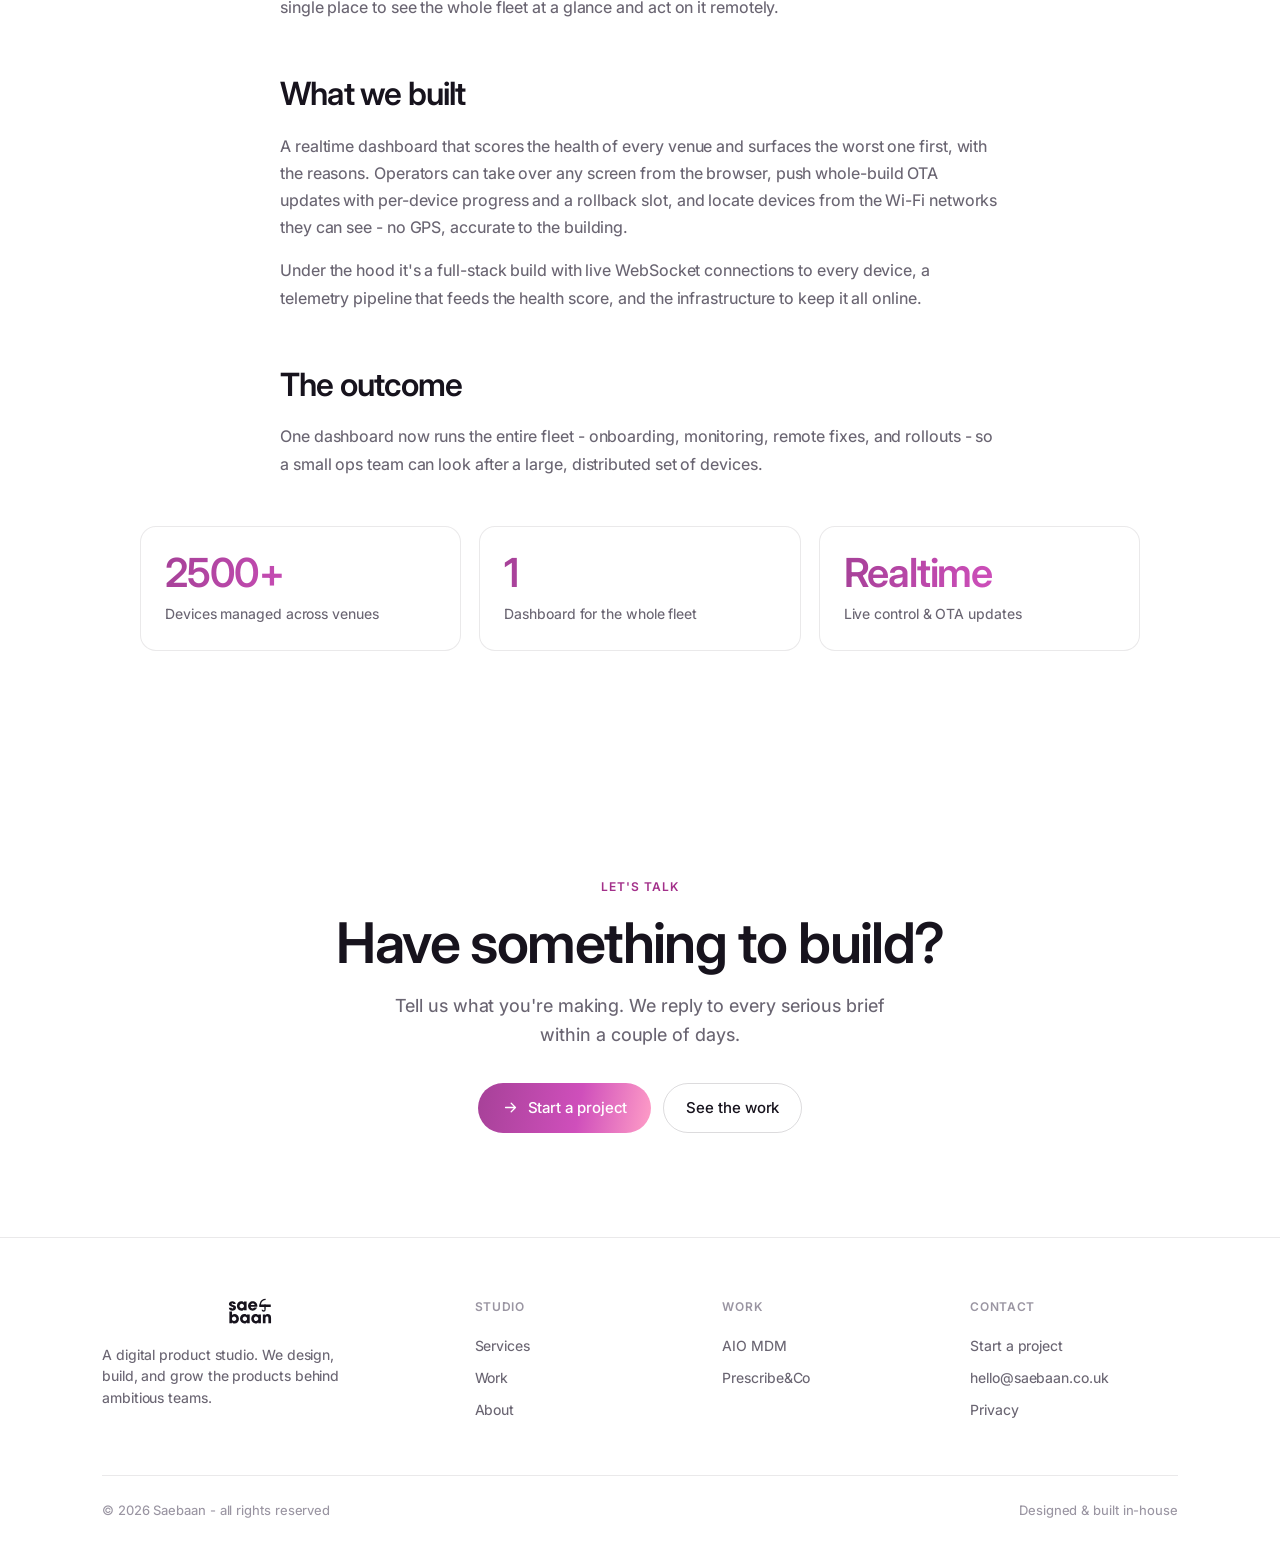
<file: work-aio-mdm.html>
<!DOCTYPE html>
<html lang="en" data-theme="light">
<head>
<meta charset="UTF-8">
<meta name="viewport" content="width=device-width, initial-scale=1.0">
<title>AIO MDM - Saebaan case study</title>
<meta name="description" content="How Saebaan designed and built AIO MDM: a realtime fleet dashboard for restaurant kiosks and tablets with remote control and OTA updates.">
<link rel="canonical" href="https://saebaan.co.uk/work-aio-mdm.html">
<meta property="og:type" content="website">
<meta property="og:site_name" content="Saebaan">
<meta property="og:title" content="AIO MDM - Saebaan case study">
<meta property="og:description" content="How Saebaan designed and built AIO MDM: a realtime fleet dashboard for restaurant kiosks and tablets with remote control and OTA updates.">
<meta property="og:url" content="https://saebaan.co.uk/work-aio-mdm.html">
<meta property="og:image" content="https://saebaan.co.uk/assets/og-image.png">
<meta name="twitter:card" content="summary_large_image">
<meta name="twitter:title" content="AIO MDM - Saebaan case study">
<meta name="twitter:description" content="How Saebaan designed and built AIO MDM: a realtime fleet dashboard for restaurant kiosks and tablets with remote control and OTA updates.">
<meta name="twitter:image" content="https://saebaan.co.uk/assets/og-image.png">
<link rel="icon" href="assets/favicon.svg" type="image/svg+xml">
<link rel="apple-touch-icon" href="assets/apple-touch-icon.png">
<link rel="manifest" href="site.webmanifest">
<script>(function(){try{var t=localStorage.getItem("saebaan-theme");if(t)document.documentElement.setAttribute("data-theme",t);}catch(e){}})();</script>
<link rel="preconnect" href="https://fonts.googleapis.com">
<link rel="preconnect" href="https://fonts.gstatic.com" crossorigin>
<link href="https://fonts.googleapis.com/css2?family=Inter:wght@400;450;500;600;700&family=Fraunces:ital,opsz,wght@1,9..144,400;1,9..144,500&family=Poppins:wght@600;700&display=swap" rel="stylesheet">
<link rel="stylesheet" href="styles.css?v=2">
</head>
<body>

<svg width="0" height="0" style="position:absolute" aria-hidden="true"><symbol id="logo" viewBox="125 135 375 215">
  <g fill="currentColor" stroke="currentColor">
    <path stroke="none" d="M177.33 177.88c-.11-3.65-2.74-4.8-5.82-4.8s-5.48 1.83-5.48 4.22c0 3.43 3.08 5.14 11.88 7.42 15.07 4 19.98 10.05 19.98 19.3 0 13.25-11.42 21.58-25.81 21.58s-24.44-8.11-25.81-21.01h18.84c.57 4 3.43 5.82 7.19 5.82 3.31 0 6.62-1.94 6.62-4.91 0-3.54-2.17-5.37-11.65-8.34-15.99-4.91-20.21-11.19-20.21-18.61 0-12.56 11.76-20.67 24.55-20.67 13.7 0 23.41 7.54 24.32 19.98h-18.61Z"/>
    <path stroke="none" d="M254.99 223.44v-6.85h-.23c-2.74 5.6-10.28 9.02-18.61 9.02-18.73 0-31.74-14.73-31.74-33.91s13.59-33.8 31.74-33.8c7.77 0 14.96 3.08 18.61 8.91h.23v-6.74h18.96v63.37h-18.96Zm0-31.75c0-8.91-7.19-16.1-16.1-16.1s-15.53 7.19-15.53 16.33 6.97 15.99 15.76 15.99 15.87-7.08 15.87-16.21Zm48.07 5.83c1.03 7.19 7.08 11.99 14.84 11.99 5.14 0 8.45-1.94 11.53-5.94h19.41c-6.05 13.82-17.59 21.92-30.94 21.92-18.27 0-33.57-14.73-33.57-33.57s14.62-34.03 33.23-34.03 33.46 14.96 33.46 34.6c0 1.83-.11 3.31-.46 5.02h-47.5Zm29.01-12.79c-1.48-6.51-7.19-10.85-14.5-10.85-6.85 0-12.79 4.11-14.27 10.85h28.78Z"/>
    <path stroke="none" d="M150.39 316.06v-84.5h18.95v26.15c5.02-5.37 11.42-7.19 18.04-7.19 16.44 0 31.52 12.33 31.52 33.46 0 19.53-12.45 34.26-31.97 34.26-7.65 0-15.3-3.54-18.16-8.91h-.23v6.74h-18.16Zm49.55-31.75c0-8.45-6.51-16.1-15.64-16.1s-15.64 7.19-15.64 15.99c0 9.36 6.62 16.33 15.42 16.33s15.87-7.08 15.87-16.21Zm77.2 31.75v-6.85h-.23c-2.74 5.6-10.28 9.02-18.61 9.02-18.73 0-31.74-14.73-31.74-33.91s13.59-33.8 31.74-33.8c7.77 0 14.96 3.08 18.61 8.91h.23v-6.74h18.95v63.37h-18.95Zm0-31.75c0-8.91-7.19-16.1-16.1-16.1s-15.53 7.19-15.53 16.33 6.97 15.99 15.76 15.99 15.87-7.08 15.87-16.21Zm80.39 31.75v-6.85h-.23c-2.74 5.6-10.28 9.02-18.61 9.02-18.73 0-31.74-14.73-31.74-33.91s13.59-33.8 31.74-33.8c7.76 0 14.96 3.08 18.61 8.91h.23v-6.74h18.95v63.37h-18.95Zm0-31.75c0-8.91-7.19-16.1-16.1-16.1s-15.53 7.19-15.53 16.33 6.96 15.99 15.76 15.99 15.87-7.08 15.87-16.21Zm72.52 31.75v-35.17c0-8.56-2.97-12.56-9.93-12.56-7.65 0-10.85 4.22-10.85 12.79v34.94h-18.95v-63.37h17.7v6.74h.23c4-6.51 9.59-8.91 17.24-8.91 11.42 0 23.52 6.39 23.52 25.12v40.42h-18.95Z"/>
    <path fill="none" stroke-width="10" stroke-miterlimit="10" d="M410.28 144.77c-17.77 0-32.72 12.42-37.05 29.26-.82 3.21-1.26 6.57-1.26 10.03 0 2.66.26 5.24.77 7.74h37.54"/>
    <path fill="none" stroke-width="10" stroke-miterlimit="10" d="M405.82 218.91v-37.73"/>
    <path stroke="none" d="M364.65 181.18v18.61h82.33v-18.61h-82.33Z"/>
    <path fill="none" stroke-width="10" stroke-miterlimit="10" d="M386.08 218.65c.33 5.28 4.62 9.45 9.86 9.45s9.51-4.17 9.84-9.45"/>
  </g>
</symbol></svg>

<nav id="nav">
  <div class="nav-in">
    <div class="nav-l">
      <a href="index.html" class="logo" aria-label="Saebaan"><svg><use href="#logo"/></svg></a>
      <div class="nav-links"><a href="index.html#services">Services</a><a href="index.html#work">Work</a><a href="about.html">About</a><a href="contact.html">Contact</a></div>
    </div>
    <div class="nav-r">
      <button class="icon-btn" id="theme" aria-label="Toggle theme">
        <svg class="sun" viewBox="0 0 24 24" fill="none" stroke="currentColor" stroke-width="1.8" stroke-linecap="round"><circle cx="12" cy="12" r="4"/><path d="M12 2v2M12 20v2M4.9 4.9l1.4 1.4M17.7 17.7l1.4 1.4M2 12h2M20 12h2M4.9 19.1l1.4-1.4M17.7 6.3l1.4-1.4"/></svg>
        <svg class="moon" viewBox="0 0 24 24" fill="none" stroke="currentColor" stroke-width="1.8" stroke-linecap="round" stroke-linejoin="round"><path d="M21 12.8A9 9 0 1 1 11.2 3a7 7 0 0 0 9.8 9.8z"/></svg>
      </button>
      <a href="contact.html" class="btn btn-primary">Start a project <svg viewBox="0 0 24 24"><path d="M5 12h14M13 6l6 6-6 6"/></svg></a>
    </div>
  </div>
</nav>

<main>
  <section class="page">
    <div class="wrap">
      <a class="back-link" href="index.html#work"><svg viewBox="0 0 24 24"><path d="M19 12H5M11 18l-6-6 6-6"/></svg>All work</a>
      <div class="cs-hero reveal">
        <div class="cs-tag">Web app &middot; Fleet ops &middot; <span class="live">Live</span></div>
        <h1 style="font-size:clamp(38px,5.2vw,64px);line-height:1.03;letter-spacing:-.035em">AIO MDM</h1>
        <p style="color:var(--muted);font-size:clamp(16px,1.5vw,19px);line-height:1.6;max-width:60ch;margin:22px auto 0">A device-management platform for restaurant kiosks and tablets - live health, Wi-Fi geolocation, remote control, and over-the-air updates, all from one dashboard.</p>
      </div>
      <div class="cs-shot reveal">
        <div class="mbar"><i></i><i></i><i></i><span class="u">mdm.aioapp.com/about</span></div>
        <img src="assets/aio-mdm.png" alt="AIO MDM fleet overview dashboard" loading="lazy">
      </div>
      <div class="cs-meta reveal">
        <div><div class="k">Role</div><div class="v">Product design, full-stack build, infrastructure</div></div>
        <div><div class="k">Disciplines</div><div class="v">UX &middot; Frontend &middot; Backend &middot; Realtime</div></div>
        <div><div class="k">Status</div><div class="v">In production</div></div>
        <div><div class="k">Live</div><div class="v"><a href="https://mdm.aioapp.com/about" target="_blank" rel="noopener" style="color:var(--accent)">mdm.aioapp.com/about &#8599;</a></div></div>
      </div>
    </div>
  </section>

  <section class="sec" style="padding-top:64px">
    <div class="wrap">
      <div class="cs-body reveal">
        <div class="prose">
          <h2>The brief</h2>
          <p>Fleets of kiosks and tablets are scattered across dozens of venues, and when one goes down someone has to notice, work out why, and fix it - often without being on site. The team needed a single place to see the whole fleet at a glance and act on it remotely.</p>
          <h2>What we built</h2>
          <p>A realtime dashboard that scores the health of every venue and surfaces the worst one first, with the reasons. Operators can take over any screen from the browser, push whole-build OTA updates with per-device progress and a rollback slot, and locate devices from the Wi-Fi networks they can see - no GPS, accurate to the building.</p>
          <p>Under the hood it's a full-stack build with live WebSocket connections to every device, a telemetry pipeline that feeds the health score, and the infrastructure to keep it all online.</p>
          <h2>The outcome</h2>
          <p>One dashboard now runs the entire fleet - onboarding, monitoring, remote fixes, and rollouts - so a small ops team can look after a large, distributed set of devices.</p>
        </div>
      </div>
      <div class="cs-outcomes reveal" style="margin-top:48px">
        <div class="cs-outcome"><div class="n">2500+</div><div class="l">Devices managed across venues</div></div>
        <div class="cs-outcome"><div class="n">1</div><div class="l">Dashboard for the whole fleet</div></div>
        <div class="cs-outcome"><div class="n">Realtime</div><div class="l">Live control &amp; OTA updates</div></div>
      </div>
    </div>
  </section>

  <section class="contact" style="padding:104px 0">
    <div class="wrap"><div class="contact-inner reveal">
      <span class="label">Let's talk</span>
      <h2 style="margin-top:16px">Have something to build?</h2>
      <p>Tell us what you're making. We reply to every serious brief within a couple of days.</p>
      <div class="row">
        <a href="contact.html" class="btn-mail"><svg viewBox="0 0 24 24"><path d="M5 12h14M13 6l6 6-6 6"/></svg>Start a project</a>
        <a href="index.html#work" class="btn btn-ghost">See the work</a>
      </div>
    </div></div>
  </section>
</main>

<footer>
  <div class="wrap">
    <div class="foot-grid">
      <div><span class="logo"><svg><use href="#logo"/></svg></span><p>A digital product studio. We design, build, and grow the products behind ambitious teams.</p></div>
      <div><h6>Studio</h6><a href="index.html#services">Services</a><a href="index.html#work">Work</a><a href="about.html">About</a></div>
      <div><h6>Work</h6><a href="work-aio-mdm.html">AIO MDM</a><a href="work-prescribeandco.html">Prescribe&amp;Co</a></div>
      <div><h6>Contact</h6><a href="contact.html">Start a project</a><a href="mailto:hello@saebaan.co.uk">hello@saebaan.co.uk</a><a href="privacy.html">Privacy</a></div>
    </div>
    <div class="foot-bottom"><span>&copy; 2026 Saebaan - all rights reserved</span><span>Designed &amp; built in-house</span></div>
  </div>
</footer>

<script>
  var root = document.documentElement;
  var tb = document.getElementById('theme');
  if (tb) tb.addEventListener('click', function(){
    var next = root.getAttribute('data-theme') === 'dark' ? 'light' : 'dark';
    root.setAttribute('data-theme', next); try { localStorage.setItem('saebaan-theme', next); } catch(e){}
  });
  var nav = document.getElementById('nav');
  if (nav) addEventListener('scroll', function(){ nav.classList.toggle('scrolled', scrollY > 20); }, {passive:true});
  var io = new IntersectionObserver(function(es){ es.forEach(function(e){ if(e.isIntersecting){ e.target.classList.add('in'); io.unobserve(e.target);
    e.target.querySelectorAll('[data-count]').forEach(function(el){ var to=+el.dataset.count, sfx=el.dataset.suffix||'', s=performance.now();
      (function tick(now){ var p=Math.min((now-s)/1400,1), e2=1-Math.pow(1-p,3); el.textContent=Math.floor(e2*to)+sfx; if(p<1) requestAnimationFrame(tick); })(s); });
  }});}, {threshold:.15});
  document.querySelectorAll('.reveal').forEach(function(el){ io.observe(el); });
</script>
</body>
</html>
</file>
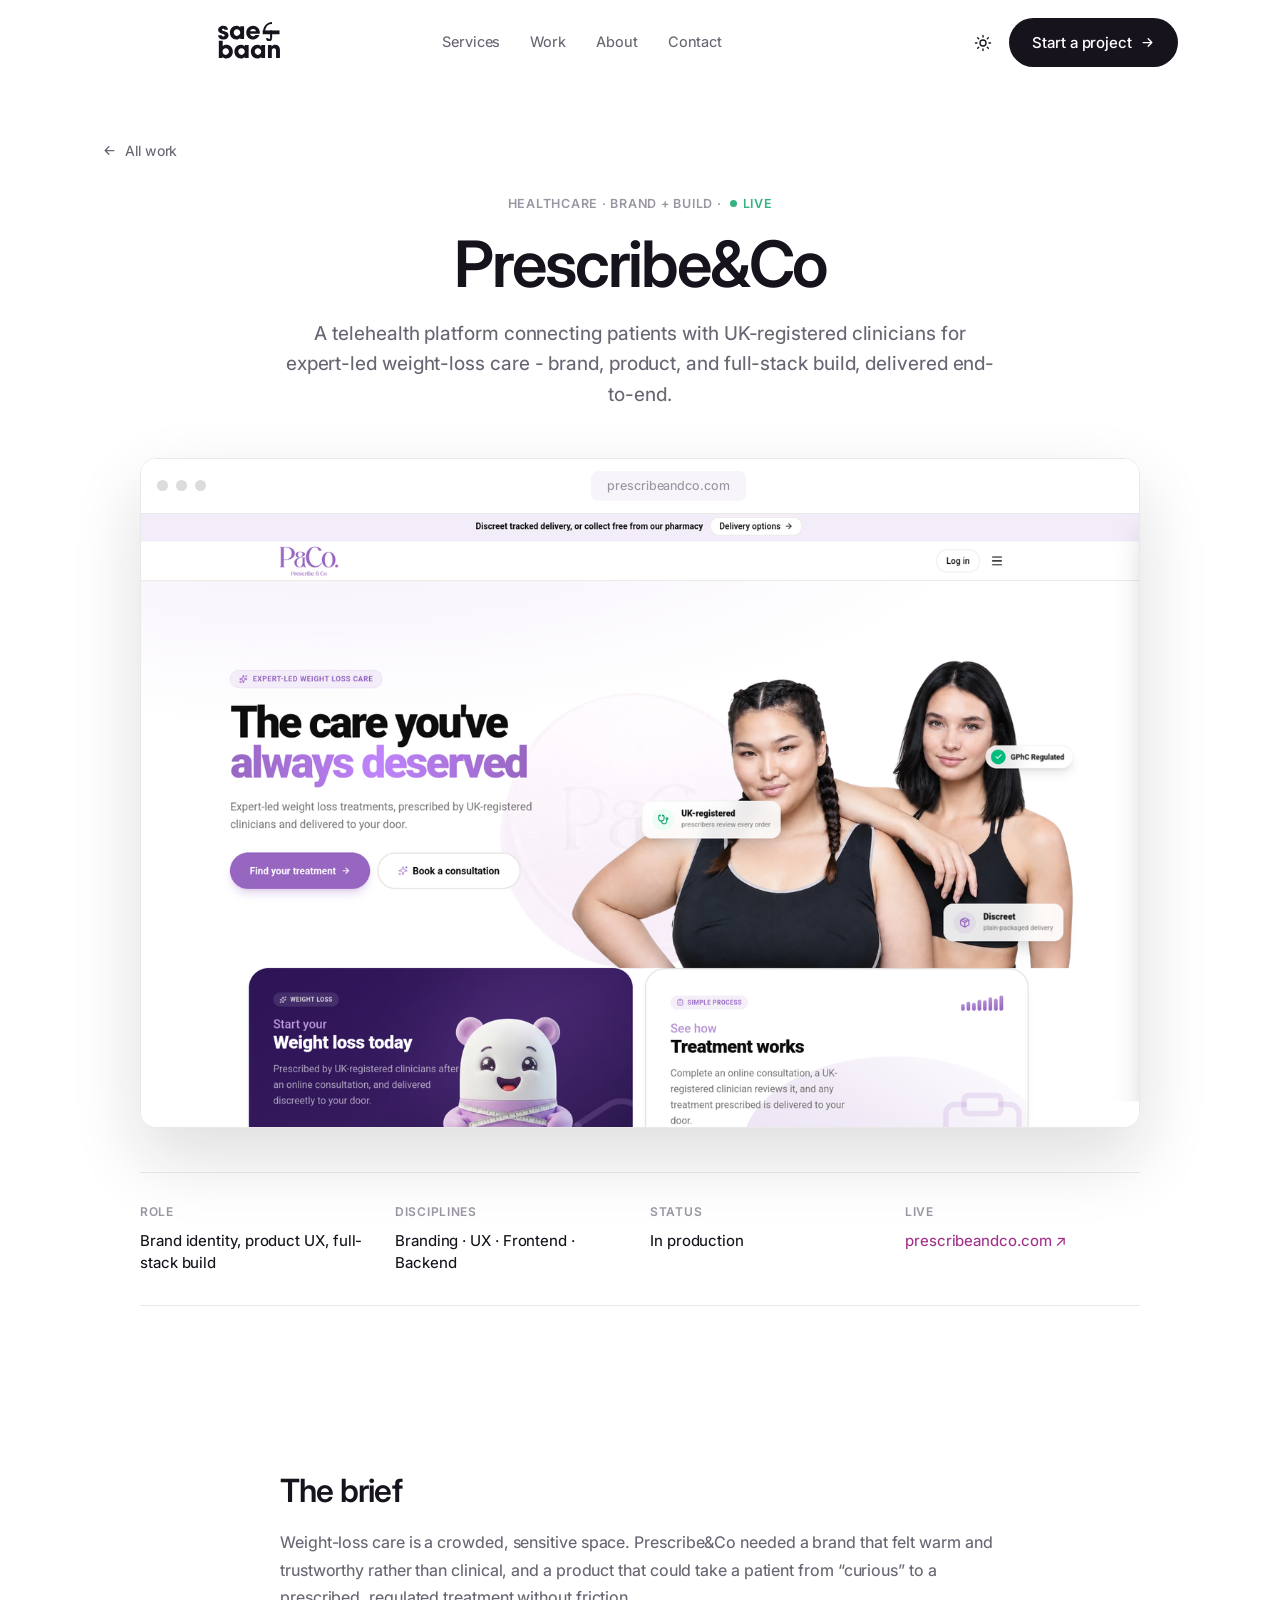
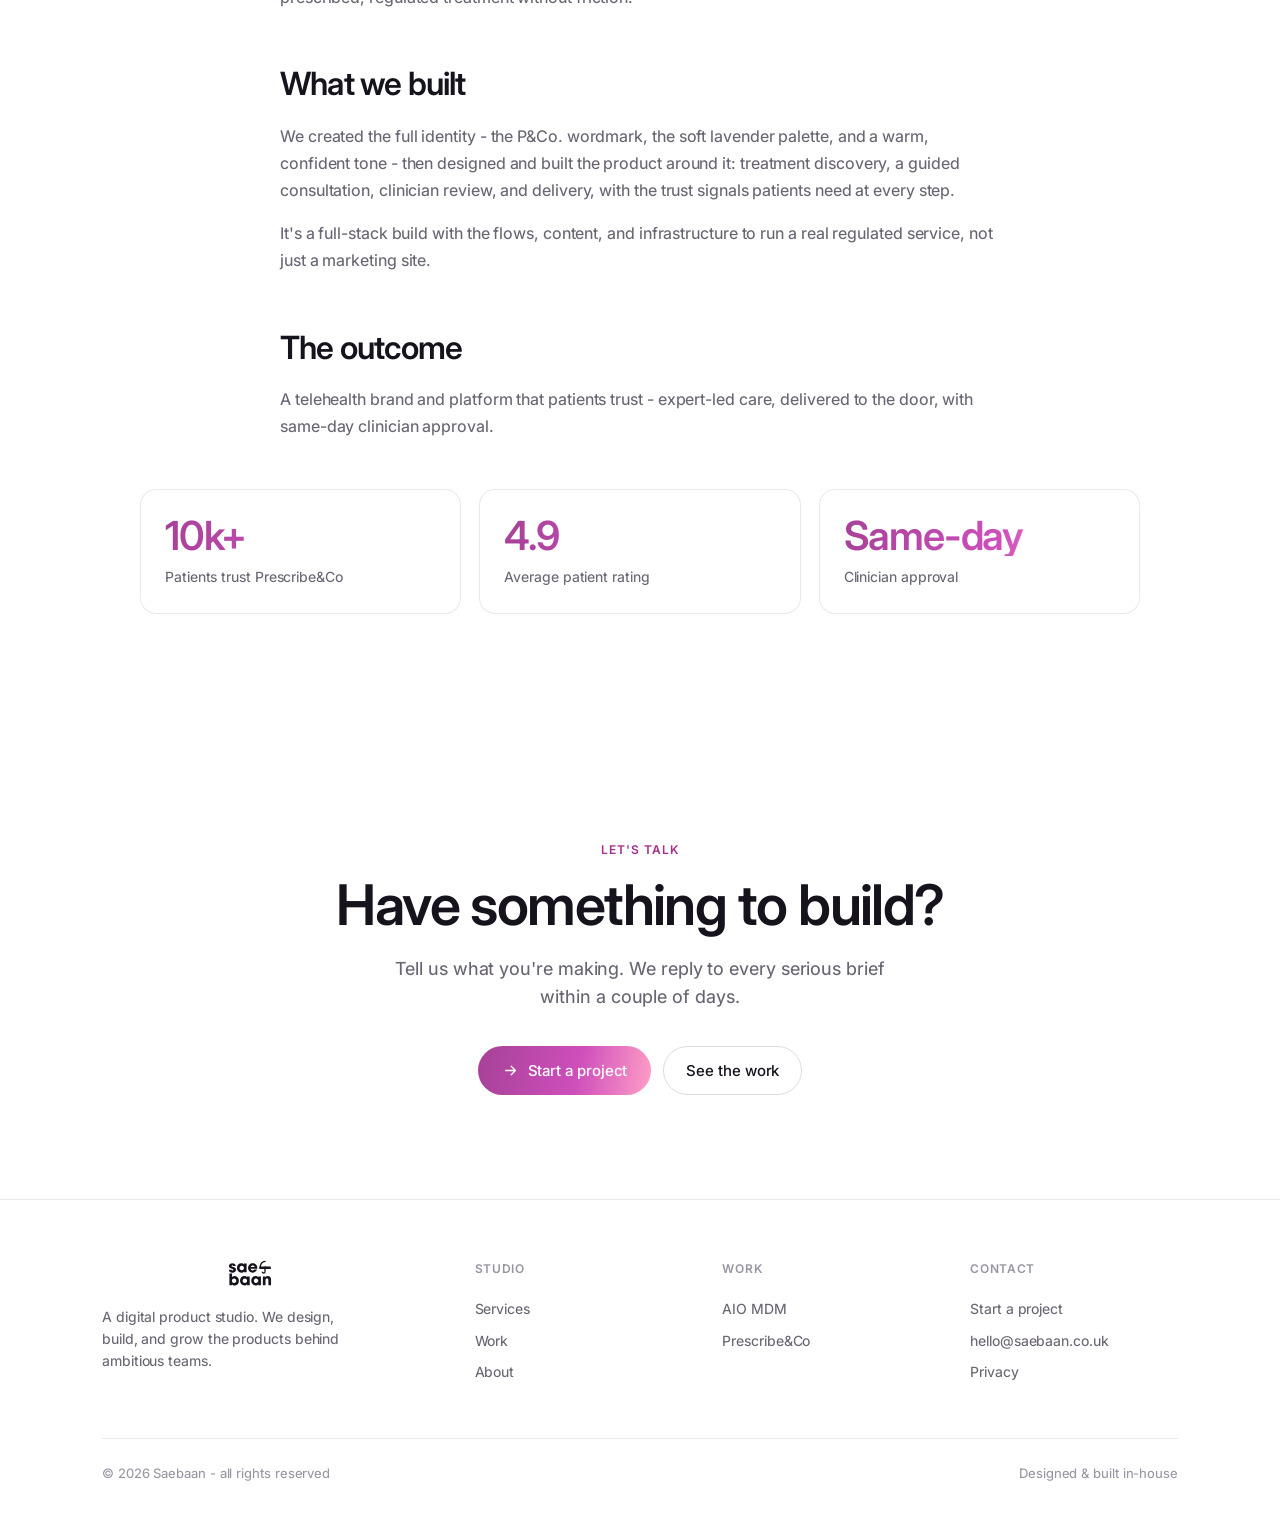
<file: work-prescribeandco.html>
<!DOCTYPE html>
<html lang="en" data-theme="light">
<head>
<meta charset="UTF-8">
<meta name="viewport" content="width=device-width, initial-scale=1.0">
<title>Prescribe&amp;Co - Saebaan case study</title>
<meta name="description" content="How Saebaan built Prescribe&Co: brand identity, product UX, and a full-stack telehealth platform for expert-led weight-loss care.">
<link rel="canonical" href="https://saebaan.co.uk/work-prescribeandco.html">
<meta property="og:type" content="website">
<meta property="og:site_name" content="Saebaan">
<meta property="og:title" content="Prescribe&amp;Co - Saebaan case study">
<meta property="og:description" content="How Saebaan built Prescribe&Co: brand identity, product UX, and a full-stack telehealth platform for expert-led weight-loss care.">
<meta property="og:url" content="https://saebaan.co.uk/work-prescribeandco.html">
<meta property="og:image" content="https://saebaan.co.uk/assets/og-image.png">
<meta name="twitter:card" content="summary_large_image">
<meta name="twitter:title" content="Prescribe&amp;Co - Saebaan case study">
<meta name="twitter:description" content="How Saebaan built Prescribe&Co: brand identity, product UX, and a full-stack telehealth platform for expert-led weight-loss care.">
<meta name="twitter:image" content="https://saebaan.co.uk/assets/og-image.png">
<link rel="icon" href="assets/favicon.svg" type="image/svg+xml">
<link rel="apple-touch-icon" href="assets/apple-touch-icon.png">
<link rel="manifest" href="site.webmanifest">
<script>(function(){try{var t=localStorage.getItem("saebaan-theme");if(t)document.documentElement.setAttribute("data-theme",t);}catch(e){}})();</script>
<link rel="preconnect" href="https://fonts.googleapis.com">
<link rel="preconnect" href="https://fonts.gstatic.com" crossorigin>
<link href="https://fonts.googleapis.com/css2?family=Inter:wght@400;450;500;600;700&family=Fraunces:ital,opsz,wght@1,9..144,400;1,9..144,500&family=Poppins:wght@600;700&display=swap" rel="stylesheet">
<link rel="stylesheet" href="styles.css?v=2">
</head>
<body>

<svg width="0" height="0" style="position:absolute" aria-hidden="true"><symbol id="logo" viewBox="125 135 375 215">
  <g fill="currentColor" stroke="currentColor">
    <path stroke="none" d="M177.33 177.88c-.11-3.65-2.74-4.8-5.82-4.8s-5.48 1.83-5.48 4.22c0 3.43 3.08 5.14 11.88 7.42 15.07 4 19.98 10.05 19.98 19.3 0 13.25-11.42 21.58-25.81 21.58s-24.44-8.11-25.81-21.01h18.84c.57 4 3.43 5.82 7.19 5.82 3.31 0 6.62-1.94 6.62-4.91 0-3.54-2.17-5.37-11.65-8.34-15.99-4.91-20.21-11.19-20.21-18.61 0-12.56 11.76-20.67 24.55-20.67 13.7 0 23.41 7.54 24.32 19.98h-18.61Z"/>
    <path stroke="none" d="M254.99 223.44v-6.85h-.23c-2.74 5.6-10.28 9.02-18.61 9.02-18.73 0-31.74-14.73-31.74-33.91s13.59-33.8 31.74-33.8c7.77 0 14.96 3.08 18.61 8.91h.23v-6.74h18.96v63.37h-18.96Zm0-31.75c0-8.91-7.19-16.1-16.1-16.1s-15.53 7.19-15.53 16.33 6.97 15.99 15.76 15.99 15.87-7.08 15.87-16.21Zm48.07 5.83c1.03 7.19 7.08 11.99 14.84 11.99 5.14 0 8.45-1.94 11.53-5.94h19.41c-6.05 13.82-17.59 21.92-30.94 21.92-18.27 0-33.57-14.73-33.57-33.57s14.62-34.03 33.23-34.03 33.46 14.96 33.46 34.6c0 1.83-.11 3.31-.46 5.02h-47.5Zm29.01-12.79c-1.48-6.51-7.19-10.85-14.5-10.85-6.85 0-12.79 4.11-14.27 10.85h28.78Z"/>
    <path stroke="none" d="M150.39 316.06v-84.5h18.95v26.15c5.02-5.37 11.42-7.19 18.04-7.19 16.44 0 31.52 12.33 31.52 33.46 0 19.53-12.45 34.26-31.97 34.26-7.65 0-15.3-3.54-18.16-8.91h-.23v6.74h-18.16Zm49.55-31.75c0-8.45-6.51-16.1-15.64-16.1s-15.64 7.19-15.64 15.99c0 9.36 6.62 16.33 15.42 16.33s15.87-7.08 15.87-16.21Zm77.2 31.75v-6.85h-.23c-2.74 5.6-10.28 9.02-18.61 9.02-18.73 0-31.74-14.73-31.74-33.91s13.59-33.8 31.74-33.8c7.77 0 14.96 3.08 18.61 8.91h.23v-6.74h18.95v63.37h-18.95Zm0-31.75c0-8.91-7.19-16.1-16.1-16.1s-15.53 7.19-15.53 16.33 6.97 15.99 15.76 15.99 15.87-7.08 15.87-16.21Zm80.39 31.75v-6.85h-.23c-2.74 5.6-10.28 9.02-18.61 9.02-18.73 0-31.74-14.73-31.74-33.91s13.59-33.8 31.74-33.8c7.76 0 14.96 3.08 18.61 8.91h.23v-6.74h18.95v63.37h-18.95Zm0-31.75c0-8.91-7.19-16.1-16.1-16.1s-15.53 7.19-15.53 16.33 6.96 15.99 15.76 15.99 15.87-7.08 15.87-16.21Zm72.52 31.75v-35.17c0-8.56-2.97-12.56-9.93-12.56-7.65 0-10.85 4.22-10.85 12.79v34.94h-18.95v-63.37h17.7v6.74h.23c4-6.51 9.59-8.91 17.24-8.91 11.42 0 23.52 6.39 23.52 25.12v40.42h-18.95Z"/>
    <path fill="none" stroke-width="10" stroke-miterlimit="10" d="M410.28 144.77c-17.77 0-32.72 12.42-37.05 29.26-.82 3.21-1.26 6.57-1.26 10.03 0 2.66.26 5.24.77 7.74h37.54"/>
    <path fill="none" stroke-width="10" stroke-miterlimit="10" d="M405.82 218.91v-37.73"/>
    <path stroke="none" d="M364.65 181.18v18.61h82.33v-18.61h-82.33Z"/>
    <path fill="none" stroke-width="10" stroke-miterlimit="10" d="M386.08 218.65c.33 5.28 4.62 9.45 9.86 9.45s9.51-4.17 9.84-9.45"/>
  </g>
</symbol></svg>

<nav id="nav">
  <div class="nav-in">
    <div class="nav-l">
      <a href="index.html" class="logo" aria-label="Saebaan"><svg><use href="#logo"/></svg></a>
      <div class="nav-links"><a href="index.html#services">Services</a><a href="index.html#work">Work</a><a href="about.html">About</a><a href="contact.html">Contact</a></div>
    </div>
    <div class="nav-r">
      <button class="icon-btn" id="theme" aria-label="Toggle theme">
        <svg class="sun" viewBox="0 0 24 24" fill="none" stroke="currentColor" stroke-width="1.8" stroke-linecap="round"><circle cx="12" cy="12" r="4"/><path d="M12 2v2M12 20v2M4.9 4.9l1.4 1.4M17.7 17.7l1.4 1.4M2 12h2M20 12h2M4.9 19.1l1.4-1.4M17.7 6.3l1.4-1.4"/></svg>
        <svg class="moon" viewBox="0 0 24 24" fill="none" stroke="currentColor" stroke-width="1.8" stroke-linecap="round" stroke-linejoin="round"><path d="M21 12.8A9 9 0 1 1 11.2 3a7 7 0 0 0 9.8 9.8z"/></svg>
      </button>
      <a href="contact.html" class="btn btn-primary">Start a project <svg viewBox="0 0 24 24"><path d="M5 12h14M13 6l6 6-6 6"/></svg></a>
    </div>
  </div>
</nav>

<main>
  <section class="page">
    <div class="wrap">
      <a class="back-link" href="index.html#work"><svg viewBox="0 0 24 24"><path d="M19 12H5M11 18l-6-6 6-6"/></svg>All work</a>
      <div class="cs-hero reveal">
        <div class="cs-tag">Healthcare &middot; Brand + build &middot; <span class="live">Live</span></div>
        <h1 style="font-size:clamp(38px,5.2vw,64px);line-height:1.03;letter-spacing:-.035em">Prescribe&amp;Co</h1>
        <p style="color:var(--muted);font-size:clamp(16px,1.5vw,19px);line-height:1.6;max-width:60ch;margin:22px auto 0">A telehealth platform connecting patients with UK-registered clinicians for expert-led weight-loss care - brand, product, and full-stack build, delivered end-to-end.</p>
      </div>
      <div class="cs-shot reveal">
        <div class="mbar"><i></i><i></i><i></i><span class="u">prescribeandco.com</span></div>
        <img src="assets/prescribeandco.png" alt="Prescribe and Co telehealth homepage" loading="lazy">
      </div>
      <div class="cs-meta reveal">
        <div><div class="k">Role</div><div class="v">Brand identity, product UX, full-stack build</div></div>
        <div><div class="k">Disciplines</div><div class="v">Branding &middot; UX &middot; Frontend &middot; Backend</div></div>
        <div><div class="k">Status</div><div class="v">In production</div></div>
        <div><div class="k">Live</div><div class="v"><a href="https://prescribeandco.com" target="_blank" rel="noopener" style="color:var(--accent)">prescribeandco.com &#8599;</a></div></div>
      </div>
    </div>
  </section>

  <section class="sec" style="padding-top:64px">
    <div class="wrap">
      <div class="cs-body reveal">
        <div class="prose">
          <h2>The brief</h2>
          <p>Weight-loss care is a crowded, sensitive space. Prescribe&amp;Co needed a brand that felt warm and trustworthy rather than clinical, and a product that could take a patient from &ldquo;curious&rdquo; to a prescribed, regulated treatment without friction.</p>
          <h2>What we built</h2>
          <p>We created the full identity - the P&amp;Co. wordmark, the soft lavender palette, and a warm, confident tone - then designed and built the product around it: treatment discovery, a guided consultation, clinician review, and delivery, with the trust signals patients need at every step.</p>
          <p>It's a full-stack build with the flows, content, and infrastructure to run a real regulated service, not just a marketing site.</p>
          <h2>The outcome</h2>
          <p>A telehealth brand and platform that patients trust - expert-led care, delivered to the door, with same-day clinician approval.</p>
        </div>
      </div>
      <div class="cs-outcomes reveal" style="margin-top:48px">
        <div class="cs-outcome"><div class="n">10k+</div><div class="l">Patients trust Prescribe&amp;Co</div></div>
        <div class="cs-outcome"><div class="n">4.9</div><div class="l">Average patient rating</div></div>
        <div class="cs-outcome"><div class="n">Same-day</div><div class="l">Clinician approval</div></div>
      </div>
    </div>
  </section>

  <section class="contact" style="padding:104px 0">
    <div class="wrap"><div class="contact-inner reveal">
      <span class="label">Let's talk</span>
      <h2 style="margin-top:16px">Have something to build?</h2>
      <p>Tell us what you're making. We reply to every serious brief within a couple of days.</p>
      <div class="row">
        <a href="contact.html" class="btn-mail"><svg viewBox="0 0 24 24"><path d="M5 12h14M13 6l6 6-6 6"/></svg>Start a project</a>
        <a href="index.html#work" class="btn btn-ghost">See the work</a>
      </div>
    </div></div>
  </section>
</main>

<footer>
  <div class="wrap">
    <div class="foot-grid">
      <div><span class="logo"><svg><use href="#logo"/></svg></span><p>A digital product studio. We design, build, and grow the products behind ambitious teams.</p></div>
      <div><h6>Studio</h6><a href="index.html#services">Services</a><a href="index.html#work">Work</a><a href="about.html">About</a></div>
      <div><h6>Work</h6><a href="work-aio-mdm.html">AIO MDM</a><a href="work-prescribeandco.html">Prescribe&amp;Co</a></div>
      <div><h6>Contact</h6><a href="contact.html">Start a project</a><a href="mailto:hello@saebaan.co.uk">hello@saebaan.co.uk</a><a href="privacy.html">Privacy</a></div>
    </div>
    <div class="foot-bottom"><span>&copy; 2026 Saebaan - all rights reserved</span><span>Designed &amp; built in-house</span></div>
  </div>
</footer>

<script>
  var root = document.documentElement;
  var tb = document.getElementById('theme');
  if (tb) tb.addEventListener('click', function(){
    var next = root.getAttribute('data-theme') === 'dark' ? 'light' : 'dark';
    root.setAttribute('data-theme', next); try { localStorage.setItem('saebaan-theme', next); } catch(e){}
  });
  var nav = document.getElementById('nav');
  if (nav) addEventListener('scroll', function(){ nav.classList.toggle('scrolled', scrollY > 20); }, {passive:true});
  var io = new IntersectionObserver(function(es){ es.forEach(function(e){ if(e.isIntersecting){ e.target.classList.add('in'); io.unobserve(e.target);
    e.target.querySelectorAll('[data-count]').forEach(function(el){ var to=+el.dataset.count, sfx=el.dataset.suffix||'', s=performance.now();
      (function tick(now){ var p=Math.min((now-s)/1400,1), e2=1-Math.pow(1-p,3); el.textContent=Math.floor(e2*to)+sfx; if(p<1) requestAnimationFrame(tick); })(s); });
  }});}, {threshold:.15});
  document.querySelectorAll('.reveal').forEach(function(el){ io.observe(el); });
</script>
</body>
</html>
</file>
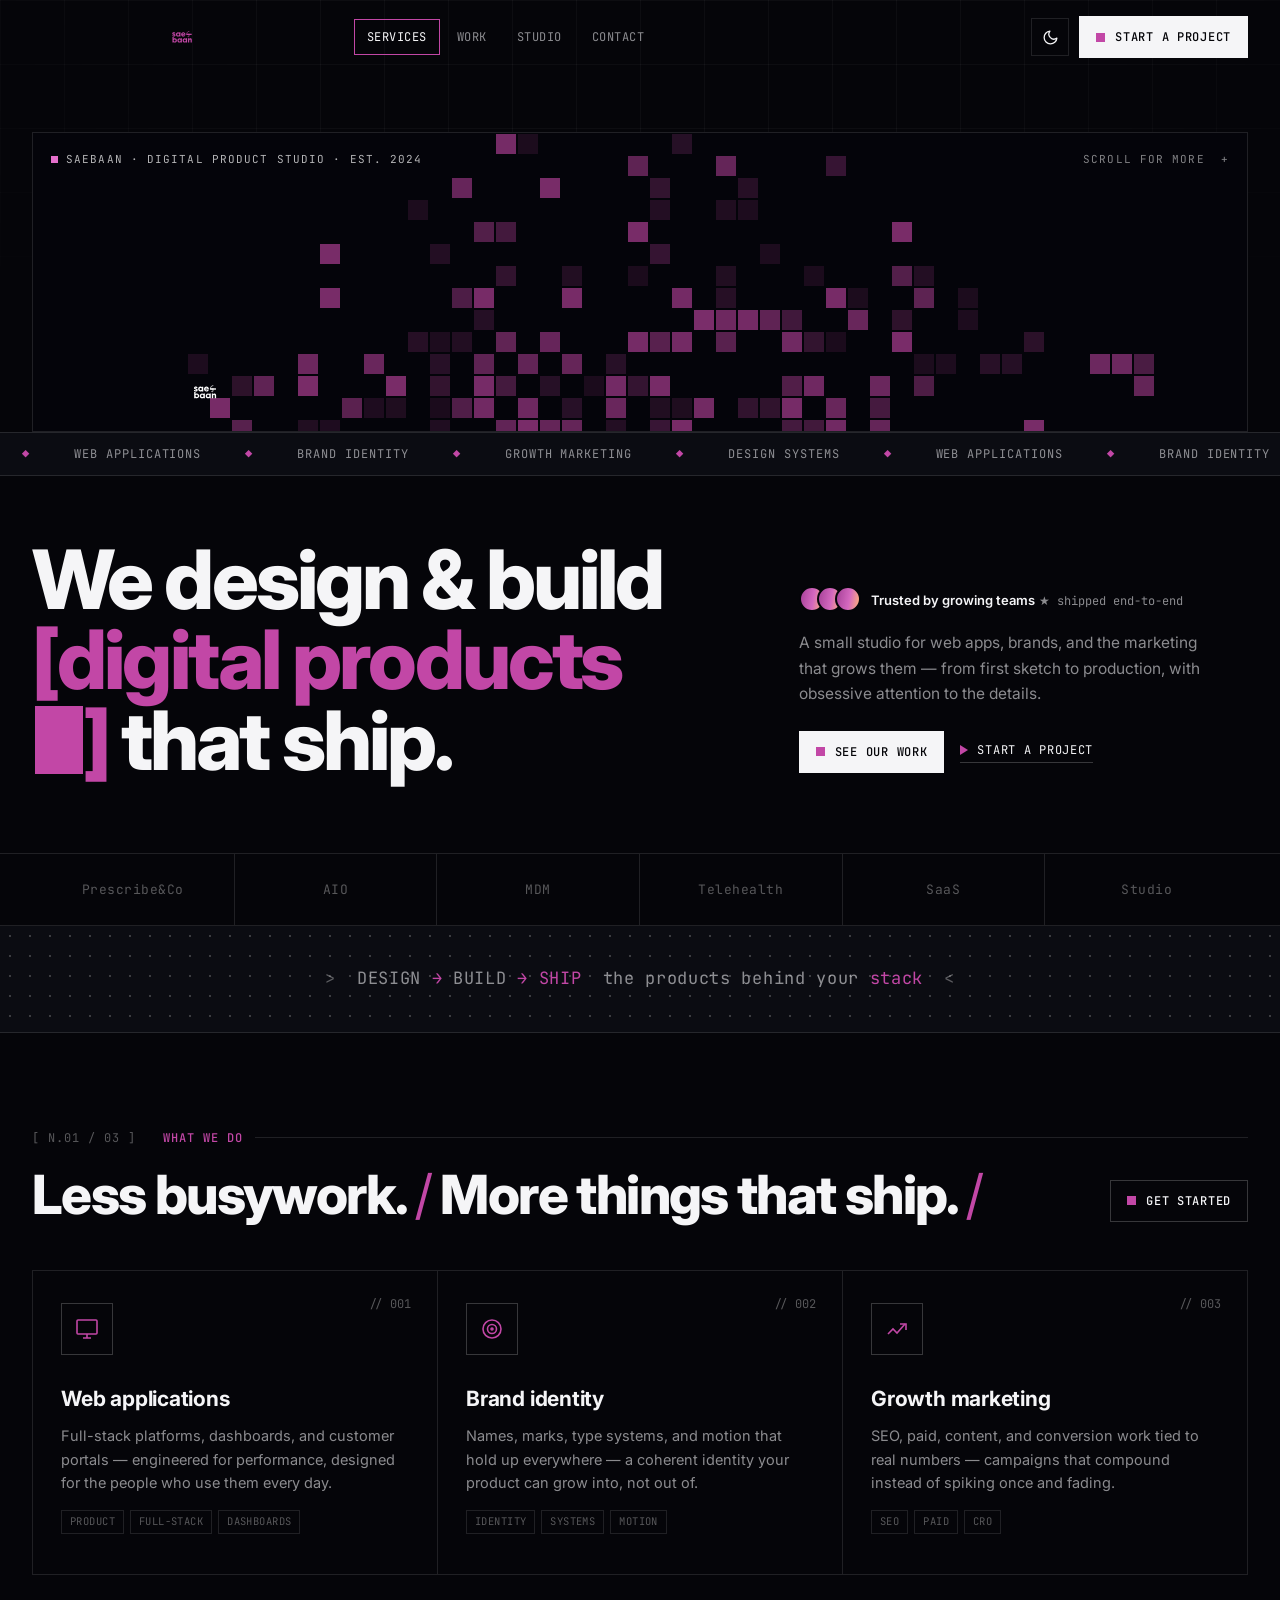
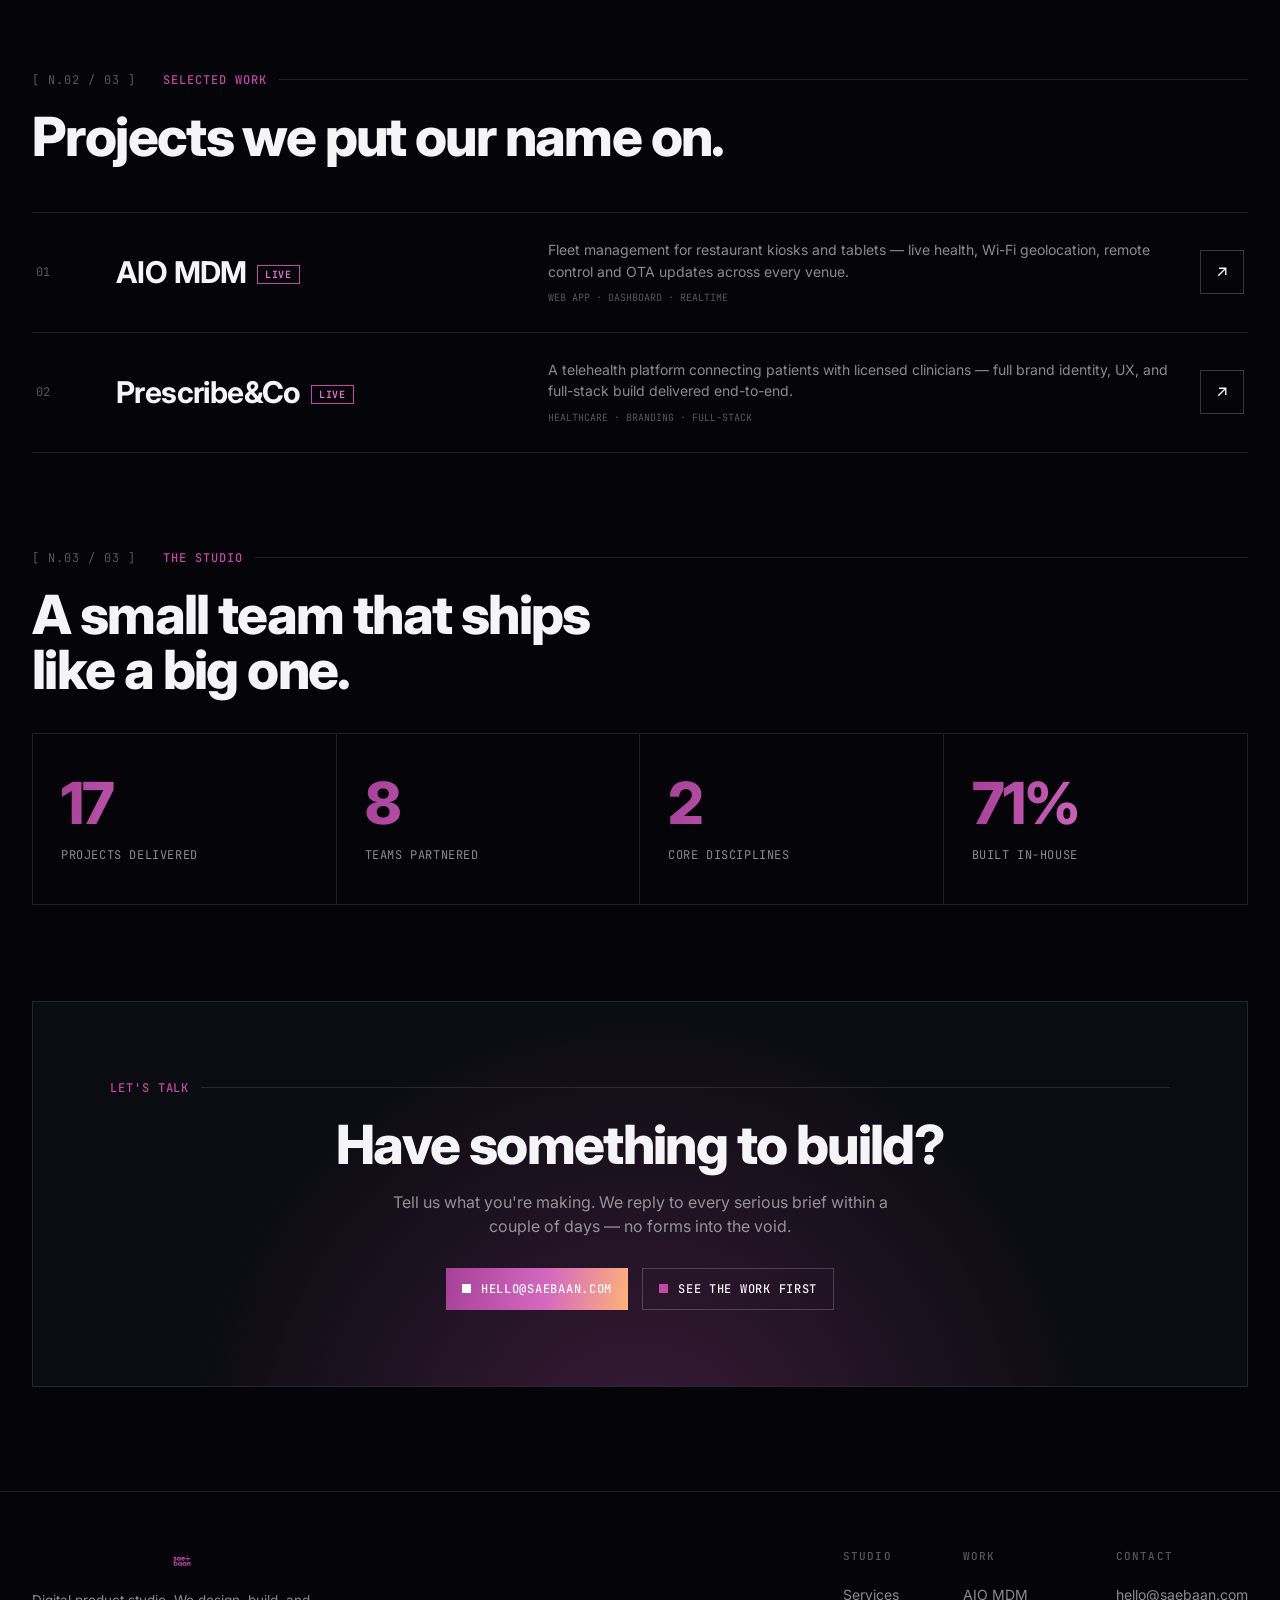
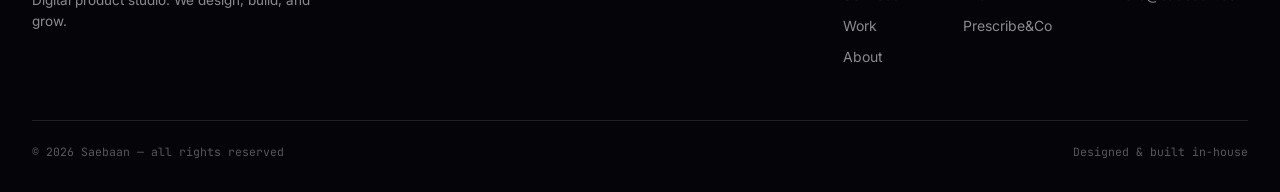
<file: demos/demo-1-grid.html>
<!DOCTYPE html>
<html lang="en" data-theme="dark">
<head>
<meta charset="UTF-8">
<meta name="viewport" content="width=device-width, initial-scale=1.0">
<title>Saebaan — Digital product studio</title>
<meta name="description" content="Saebaan is a digital product studio. We design and build web applications, brands, and growth engines for ambitious teams.">
<link rel="preconnect" href="https://fonts.googleapis.com">
<link rel="preconnect" href="https://fonts.gstatic.com" crossorigin>
<link href="https://fonts.googleapis.com/css2?family=Inter:wght@400;500;600;700;800;900&family=JetBrains+Mono:wght@400;500;700&display=swap" rel="stylesheet">
<style>
  :root {
    --bg: #050509;
    --surface: #0b0c12;
    --surface-2: #10121b;
    --line: rgba(255,255,255,.11);
    --line-strong: rgba(255,255,255,.2);
    --text: #f5f5f7;
    --muted: rgba(245,245,247,.56);
    --faint: rgba(245,245,247,.34);
    --accent: #c247a6;
    --accent-2: #e46fcb;
    --accent-3: #ffb27a;
    --grad: linear-gradient(100deg, #a64198, #d468bf 55%, #ffb27a);
    --btn-fg: #ffffff;
    --code: #e46fcb;
  }
  html[data-theme="light"] {
    --bg: #f4f2f5;
    --surface: #ffffff;
    --surface-2: #faf8fb;
    --line: rgba(20,10,25,.13);
    --line-strong: rgba(20,10,25,.26);
    --text: #17111c;
    --muted: rgba(23,17,28,.62);
    --faint: rgba(23,17,28,.4);
    --accent: #a3308a;
    --accent-2: #c247a6;
    --code: #a3308a;
    --btn-fg: #ffffff;
  }

  * { box-sizing: border-box; }
  html { scroll-behavior: smooth; scroll-padding-top: 96px; }
  body {
    margin: 0; background: var(--bg); color: var(--text);
    font-family: 'Inter', system-ui, sans-serif; font-weight: 400;
    -webkit-font-smoothing: antialiased; overflow-x: hidden; line-height: 1.5;
  }
  a { color: inherit; text-decoration: none; }
  .mono { font-family: 'JetBrains Mono', monospace; }
  .wrap { max-width: 1280px; margin: 0 auto; padding: 0 32px; }
  ::selection { background: var(--accent); color: #fff; }

  /* faint global grid */
  body::before {
    content: ""; position: fixed; inset: 0; z-index: 0; pointer-events: none;
    background-image: linear-gradient(var(--line) 1px, transparent 1px), linear-gradient(90deg, var(--line) 1px, transparent 1px);
    background-size: 64px 64px; opacity: .35;
    -webkit-mask-image: radial-gradient(ellipse 100% 60% at 50% 0%, #000 30%, transparent 80%);
    mask-image: radial-gradient(ellipse 100% 60% at 50% 0%, #000 30%, transparent 80%);
  }
  main, nav, footer { position: relative; z-index: 1; }

  /* logo */
  .logo { color: var(--accent); height: 30px; width: auto; display: block; }
  .logo svg { height: 100%; width: auto; }

  /* ── Nav ─────────────────────────────────────────────── */
  nav {
    position: fixed; top: 0; left: 0; right: 0; z-index: 50;
    display: flex; align-items: center; justify-content: space-between;
    padding: 16px 32px; border-bottom: 1px solid transparent;
    transition: background .25s ease, border-color .25s ease, backdrop-filter .25s;
  }
  nav.scrolled {
    background: color-mix(in srgb, var(--bg) 72%, transparent);
    -webkit-backdrop-filter: blur(16px); backdrop-filter: blur(16px);
    border-color: var(--line);
  }
  .nav-l { display: flex; align-items: center; gap: 22px; }
  .nav-links { display: flex; gap: 4px; }
  .nav-links a, .navbtn {
    font-family: 'JetBrains Mono', monospace; font-size: 12px; letter-spacing: .04em;
    text-transform: uppercase; color: var(--muted); padding: 8px 12px;
    border: 1px solid transparent; transition: color .15s, border-color .15s, background .15s;
    background: none; cursor: pointer;
  }
  .nav-links a:hover { color: var(--text); border-color: var(--line); }
  .nav-links a.active { color: var(--text); border-color: var(--accent); }
  .nav-r { display: flex; align-items: center; gap: 10px; }
  .icon-btn {
    width: 38px; height: 38px; border: 1px solid var(--line); background: none; color: var(--text);
    display: grid; place-items: center; cursor: pointer; transition: border-color .15s, background .15s;
  }
  .icon-btn:hover { border-color: var(--line-strong); }
  .icon-btn svg { width: 17px; height: 17px; }
  .moon { display: none; } html[data-theme="dark"] .moon { display: block; } html[data-theme="dark"] .sun { display: none; }
  .btn {
    display: inline-flex; align-items: center; gap: 10px; font-family: 'JetBrains Mono', monospace;
    font-size: 12px; letter-spacing: .06em; text-transform: uppercase; font-weight: 500;
    padding: 11px 16px; background: var(--text); color: var(--bg); border: 1px solid var(--text);
    cursor: pointer; transition: transform .12s ease, opacity .15s;
  }
  .btn:hover { transform: translate(-1px,-1px); }
  .btn .sq { width: 9px; height: 9px; background: var(--accent); flex: none; }
  .btn.ghost { background: none; color: var(--text); border-color: var(--line-strong); }
  .btn.ghost .sq { background: var(--accent); }
  .btn.grad { background: var(--grad); border: 0; color: #fff; }

  /* ── Hero ────────────────────────────────────────────── */
  .hero { padding: 132px 0 0; }
  .hero-canvas-shell {
    position: relative; border: 1px solid var(--line); background: #04040a; overflow: hidden;
    height: 300px; display: flex; align-items: flex-end;
  }
  #mosaic { position: absolute; inset: 0; width: 100%; height: 100%; }
  .hero-badge {
    position: absolute; top: 18px; left: 18px; z-index: 2; display: flex; align-items: center; gap: 8px;
    font-family: 'JetBrains Mono', monospace; font-size: 11px; letter-spacing: .1em; text-transform: uppercase;
    color: rgba(255,255,255,.7);
  }
  .hero-badge .dot { width: 7px; height: 7px; background: var(--accent-2); animation: blink 1.4s steps(1) infinite; }
  .hero-scroll {
    position: absolute; top: 18px; right: 18px; z-index: 2;
    font-family: 'JetBrains Mono', monospace; font-size: 11px; letter-spacing: .1em; text-transform: uppercase;
    color: rgba(255,255,255,.5);
  }
  .hero-mark { position: relative; z-index: 2; padding: 22px; }
  .hero-mark .logo { height: 34px; color: #fff; }

  /* ticker */
  .ticker { border-top: 1px solid var(--line); border-bottom: 1px solid var(--line); background: var(--surface); overflow: hidden; }
  .ticker-row { display: flex; white-space: nowrap; animation: marquee 32s linear infinite; padding: 12px 0; }
  .ticker-row span { font-family: 'JetBrains Mono', monospace; font-size: 12px; letter-spacing: .08em; text-transform: uppercase; color: var(--muted); padding: 0 22px; }
  .ticker-row .plus { color: var(--accent); }

  .hero-body { display: grid; grid-template-columns: 1.6fr 1fr; gap: 48px; align-items: end; padding: 64px 0 72px; }
  h1 {
    font-size: clamp(40px, 6.4vw, 88px); font-weight: 800; line-height: .98; letter-spacing: -.035em;
    margin: 0; text-wrap: balance;
  }
  h1 .bracket { color: var(--accent); }
  h1 .field { color: var(--accent); position: relative; }
  h1 .caret { display: inline-block; width: .58em; height: .84em; background: var(--accent); margin-left: .04em; vertical-align: -.06em; animation: blink 1.1s steps(1) infinite; }
  .hero-aside { padding-bottom: 8px; }
  .hero-trust { display: flex; align-items: center; gap: 10px; margin-bottom: 18px; }
  .avatars { display: flex; }
  .avatars i { width: 26px; height: 26px; border-radius: 50%; border: 2px solid var(--bg); margin-left: -8px; background: var(--grad); }
  .avatars i:first-child { margin-left: 0; }
  .hero-trust b { font-size: 13px; font-weight: 600; }
  .hero-trust .rate { font-family: 'JetBrains Mono', monospace; font-size: 12px; color: var(--muted); }
  .hero-desc { color: var(--muted); font-size: 15.5px; line-height: 1.65; max-width: 42ch; margin: 0 0 24px; }
  .hero-cta { display: flex; align-items: center; gap: 16px; flex-wrap: wrap; }
  .watch { display: inline-flex; align-items: center; gap: 9px; font-family: 'JetBrains Mono', monospace; font-size: 12px; text-transform: uppercase; letter-spacing: .06em; color: var(--text); border-bottom: 1px solid var(--line-strong); padding-bottom: 3px; }
  .watch .tri { width: 0; height: 0; border-left: 8px solid var(--accent); border-top: 5px solid transparent; border-bottom: 5px solid transparent; }

  /* logo strip */
  .clients { border-top: 1px solid var(--line); border-bottom: 1px solid var(--line); }
  .clients-grid { display: grid; grid-template-columns: repeat(6, 1fr); }
  .clients-grid div { padding: 26px 12px; text-align: center; border-right: 1px solid var(--line); font-family: 'JetBrains Mono', monospace; font-size: 13px; letter-spacing: .04em; color: var(--faint); }
  .clients-grid div:last-child { border-right: 0; }

  /* dotted band */
  .band {
    padding: 40px 0; text-align: center;
    background-image: radial-gradient(var(--line-strong) 1px, transparent 1px); background-size: 20px 20px;
    background-color: var(--surface); border-bottom: 1px solid var(--line);
  }
  .band p { margin: 0; font-family: 'JetBrains Mono', monospace; font-size: clamp(13px, 1.6vw, 17px); letter-spacing: .04em; color: var(--muted); }
  .band .hl { color: var(--accent); }
  .band .chev { color: var(--faint); }

  /* section head */
  .sec { padding: 96px 0; }
  .marker { font-family: 'JetBrains Mono', monospace; font-size: 12px; letter-spacing: .08em; color: var(--faint); margin-bottom: 20px; display: flex; align-items: center; gap: 12px; }
  .marker b { color: var(--accent); font-weight: 500; }
  .marker::after { content: ""; height: 1px; flex: 1; background: var(--line); }
  h2 { font-size: clamp(30px, 4.4vw, 54px); font-weight: 800; letter-spacing: -.03em; line-height: 1.02; margin: 0; }
  h2 .slash { color: var(--accent); font-weight: 400; }
  .sec-top { display: flex; align-items: flex-end; justify-content: space-between; gap: 24px; flex-wrap: wrap; margin-bottom: 48px; }

  /* services grid */
  .svc { display: grid; grid-template-columns: repeat(3, 1fr); border-top: 1px solid var(--line); border-left: 1px solid var(--line); }
  .svc-card { border-right: 1px solid var(--line); border-bottom: 1px solid var(--line); padding: 32px 28px 40px; min-height: 300px; display: flex; flex-direction: column; position: relative; transition: background .2s; }
  .svc-card:hover { background: var(--surface); }
  .svc-num { position: absolute; top: 24px; right: 26px; font-family: 'JetBrains Mono', monospace; font-size: 12px; color: var(--faint); }
  .svc-ic { width: 52px; height: 52px; border: 1px solid var(--line-strong); display: grid; place-items: center; margin-bottom: auto; }
  .svc-ic svg { width: 24px; height: 24px; stroke: var(--accent); fill: none; stroke-width: 1.6; }
  .svc-card h3 { font-size: 21px; font-weight: 700; letter-spacing: -.01em; margin: 28px 0 10px; }
  .svc-card p { margin: 0; color: var(--muted); font-size: 14.5px; line-height: 1.6; }
  .svc-card .tags { margin-top: 16px; display: flex; gap: 6px; flex-wrap: wrap; }
  .svc-card .tags span { font-family: 'JetBrains Mono', monospace; font-size: 10.5px; text-transform: uppercase; letter-spacing: .04em; color: var(--faint); border: 1px solid var(--line); padding: 3px 8px; }

  /* work */
  .work { display: grid; gap: 0; border-top: 1px solid var(--line); }
  .work-row { display: grid; grid-template-columns: 56px 1.3fr 2fr auto; gap: 24px; align-items: center; padding: 26px 4px; border-bottom: 1px solid var(--line); transition: background .2s, padding-left .2s; }
  .work-row:hover { background: var(--surface); padding-left: 16px; }
  .work-row .idx { font-family: 'JetBrains Mono', monospace; font-size: 12px; color: var(--faint); }
  .work-row .name { font-size: clamp(20px, 2.4vw, 30px); font-weight: 700; letter-spacing: -.02em; }
  .work-row .name .live { font-family: 'JetBrains Mono', monospace; font-size: 10px; text-transform: uppercase; letter-spacing: .08em; color: var(--accent-2); border: 1px solid var(--accent); padding: 2px 7px; margin-left: 10px; vertical-align: middle; }
  .work-row .desc { color: var(--muted); font-size: 14px; line-height: 1.55; }
  .work-row .tags { display: flex; gap: 6px; margin-top: 8px; flex-wrap: wrap; }
  .work-row .tags span { font-family: 'JetBrains Mono', monospace; font-size: 10px; text-transform: uppercase; color: var(--faint); }
  .work-row .go { width: 44px; height: 44px; border: 1px solid var(--line-strong); display: grid; place-items: center; transition: background .2s, border-color .2s; }
  .work-row:hover .go { background: var(--accent); border-color: var(--accent); }
  .work-row .go svg { width: 18px; height: 18px; stroke: var(--text); fill: none; stroke-width: 1.8; }
  .work-row:hover .go svg { stroke: #fff; }

  /* stats */
  .stats { display: grid; grid-template-columns: repeat(4, 1fr); border: 1px solid var(--line); }
  .stat { padding: 40px 28px; border-right: 1px solid var(--line); }
  .stat:last-child { border-right: 0; }
  .stat .n { font-size: clamp(38px, 5vw, 58px); font-weight: 800; letter-spacing: -.03em; line-height: 1; background: var(--grad); -webkit-background-clip: text; background-clip: text; color: transparent; }
  .stat .l { font-family: 'JetBrains Mono', monospace; font-size: 12px; text-transform: uppercase; letter-spacing: .05em; color: var(--muted); margin-top: 14px; }

  /* cta */
  .cta { border: 1px solid var(--line); background: var(--surface); padding: clamp(40px, 6vw, 88px); text-align: center; position: relative; overflow: hidden; }
  .cta::before { content: ""; position: absolute; inset: 0; background: radial-gradient(circle at 50% 120%, color-mix(in srgb, var(--accent) 26%, transparent), transparent 60%); }
  .cta > * { position: relative; }
  .cta h2 { margin-bottom: 18px; }
  .cta p { color: var(--muted); max-width: 52ch; margin: 0 auto 30px; font-size: 16px; }
  .cta .row { display: flex; gap: 14px; justify-content: center; flex-wrap: wrap; }

  /* footer */
  footer { border-top: 1px solid var(--line); padding: 56px 0 32px; margin-top: 8px; }
  .foot-top { display: flex; justify-content: space-between; align-items: flex-start; gap: 32px; flex-wrap: wrap; }
  .foot-top .logo { height: 26px; }
  .foot-cols { display: flex; gap: 64px; flex-wrap: wrap; }
  .foot-cols h6 { margin: 0 0 14px; font-family: 'JetBrains Mono', monospace; font-size: 11px; letter-spacing: .1em; text-transform: uppercase; color: var(--faint); font-weight: 500; }
  .foot-cols a { display: block; padding: 5px 0; font-size: 14px; color: var(--muted); }
  .foot-cols a:hover { color: var(--accent); }
  .foot-bottom { display: flex; justify-content: space-between; margin-top: 48px; padding-top: 22px; border-top: 1px solid var(--line); font-family: 'JetBrains Mono', monospace; font-size: 11.5px; color: var(--faint); flex-wrap: wrap; gap: 8px; }

  @keyframes blink { 0%,50% { opacity: 1; } 50.01%,100% { opacity: 0; } }
  @keyframes marquee { from { transform: translateX(0); } to { transform: translateX(-50%); } }
  .reveal { opacity: 0; transform: translateY(24px); transition: opacity .7s ease, transform .7s ease; }
  .reveal.in { opacity: 1; transform: none; }
  @media (prefers-reduced-motion: reduce) { .reveal { transition: none; opacity: 1; transform: none; } .ticker-row { animation: none; } .caret, .hero-badge .dot { animation: none; } }

  @media (max-width: 900px) {
    .wrap { padding: 0 20px; }
    nav { padding: 12px 20px; }
    .nav-links { display: none; }
    .hero-body { grid-template-columns: 1fr; gap: 36px; padding: 44px 0 56px; }
    .clients-grid { grid-template-columns: repeat(3, 1fr); }
    .clients-grid div:nth-child(3) { border-right: 0; }
    .svc { grid-template-columns: 1fr; }
    .stats { grid-template-columns: 1fr 1fr; }
    .stat:nth-child(2) { border-right: 0; }
    .work-row { grid-template-columns: 40px 1fr; grid-template-areas: "idx name" "desc desc" "go go"; row-gap: 12px; }
    .work-row .idx { grid-area: idx; } .work-row .name { grid-area: name; } .work-row .desc { grid-area: desc; } .work-row .go { grid-area: go; }
    .foot-bottom { flex-direction: column; }
  }
</style>
</head>
<body>

<!-- reusable logo -->
<svg width="0" height="0" style="position:absolute" aria-hidden="true"><symbol id="logo" viewBox="0 0 595.28 463">
  <g fill="currentColor" stroke="currentColor">
    <path stroke="none" d="M177.33 177.88c-.11-3.65-2.74-4.8-5.82-4.8s-5.48 1.83-5.48 4.22c0 3.43 3.08 5.14 11.88 7.42 15.07 4 19.98 10.05 19.98 19.3 0 13.25-11.42 21.58-25.81 21.58s-24.44-8.11-25.81-21.01h18.84c.57 4 3.43 5.82 7.19 5.82 3.31 0 6.62-1.94 6.62-4.91 0-3.54-2.17-5.37-11.65-8.34-15.99-4.91-20.21-11.19-20.21-18.61 0-12.56 11.76-20.67 24.55-20.67 13.7 0 23.41 7.54 24.32 19.98h-18.61Z"/>
    <path stroke="none" d="M254.99 223.44v-6.85h-.23c-2.74 5.6-10.28 9.02-18.61 9.02-18.73 0-31.74-14.73-31.74-33.91s13.59-33.8 31.74-33.8c7.77 0 14.96 3.08 18.61 8.91h.23v-6.74h18.96v63.37h-18.96Zm0-31.75c0-8.91-7.19-16.1-16.1-16.1s-15.53 7.19-15.53 16.33 6.97 15.99 15.76 15.99 15.87-7.08 15.87-16.21Zm48.07 5.83c1.03 7.19 7.08 11.99 14.84 11.99 5.14 0 8.45-1.94 11.53-5.94h19.41c-6.05 13.82-17.59 21.92-30.94 21.92-18.27 0-33.57-14.73-33.57-33.57s14.62-34.03 33.23-34.03 33.46 14.96 33.46 34.6c0 1.83-.11 3.31-.46 5.02h-47.5Zm29.01-12.79c-1.48-6.51-7.19-10.85-14.5-10.85-6.85 0-12.79 4.11-14.27 10.85h28.78Z"/>
    <path stroke="none" d="M150.39 316.06v-84.5h18.95v26.15c5.02-5.37 11.42-7.19 18.04-7.19 16.44 0 31.52 12.33 31.52 33.46 0 19.53-12.45 34.26-31.97 34.26-7.65 0-15.3-3.54-18.16-8.91h-.23v6.74h-18.16Zm49.55-31.75c0-8.45-6.51-16.1-15.64-16.1s-15.64 7.19-15.64 15.99c0 9.36 6.62 16.33 15.42 16.33s15.87-7.08 15.87-16.21Zm77.2 31.75v-6.85h-.23c-2.74 5.6-10.28 9.02-18.61 9.02-18.73 0-31.74-14.73-31.74-33.91s13.59-33.8 31.74-33.8c7.77 0 14.96 3.08 18.61 8.91h.23v-6.74h18.95v63.37h-18.95Zm0-31.75c0-8.91-7.19-16.1-16.1-16.1s-15.53 7.19-15.53 16.33 6.97 15.99 15.76 15.99 15.87-7.08 15.87-16.21Zm80.39 31.75v-6.85h-.23c-2.74 5.6-10.28 9.02-18.61 9.02-18.73 0-31.74-14.73-31.74-33.91s13.59-33.8 31.74-33.8c7.76 0 14.96 3.08 18.61 8.91h.23v-6.74h18.95v63.37h-18.95Zm0-31.75c0-8.91-7.19-16.1-16.1-16.1s-15.53 7.19-15.53 16.33 6.96 15.99 15.76 15.99 15.87-7.08 15.87-16.21Zm72.52 31.75v-35.17c0-8.56-2.97-12.56-9.93-12.56-7.65 0-10.85 4.22-10.85 12.79v34.94h-18.95v-63.37h17.7v6.74h.23c4-6.51 9.59-8.91 17.24-8.91 11.42 0 23.52 6.39 23.52 25.12v40.42h-18.95Z"/>
    <path fill="none" stroke-width="10" stroke-miterlimit="10" d="M410.28 144.77c-17.77 0-32.72 12.42-37.05 29.26-.82 3.21-1.26 6.57-1.26 10.03 0 2.66.26 5.24.77 7.74h37.54"/>
    <path fill="none" stroke-width="10" stroke-miterlimit="10" d="M405.82 218.91v-37.73"/>
    <path stroke="none" d="M364.65 181.18v18.61h82.33v-18.61h-82.33Z"/>
    <path fill="none" stroke-width="10" stroke-miterlimit="10" d="M386.08 218.65c.33 5.28 4.62 9.45 9.86 9.45s9.51-4.17 9.84-9.45"/>
  </g>
</symbol></svg>

<nav id="nav">
  <div class="nav-l">
    <a href="#top" class="logo" aria-label="Saebaan"><svg><use href="#logo"/></svg></a>
    <div class="nav-links">
      <a href="#services" class="active">Services</a>
      <a href="#work">Work</a>
      <a href="#studio">Studio</a>
      <a href="#contact">Contact</a>
    </div>
  </div>
  <div class="nav-r">
    <button class="icon-btn" id="theme" aria-label="Toggle theme">
      <svg class="sun" viewBox="0 0 24 24" fill="none" stroke="currentColor" stroke-width="1.8" stroke-linecap="round"><circle cx="12" cy="12" r="4"/><path d="M12 2v2M12 20v2M4.9 4.9l1.4 1.4M17.7 17.7l1.4 1.4M2 12h2M20 12h2M4.9 19.1l1.4-1.4M17.7 6.3l1.4-1.4"/></svg>
      <svg class="moon" viewBox="0 0 24 24" fill="none" stroke="currentColor" stroke-width="1.8" stroke-linecap="round" stroke-linejoin="round"><path d="M21 12.8A9 9 0 1 1 11.2 3a7 7 0 0 0 9.8 9.8z"/></svg>
    </button>
    <a href="#contact" class="btn"><span class="sq"></span>Start a project</a>
  </div>
</nav>

<main id="top">
  <!-- HERO -->
  <header class="hero">
    <div class="wrap">
      <div class="hero-canvas-shell">
        <canvas id="mosaic"></canvas>
        <div class="hero-badge"><span class="dot"></span>Saebaan · Digital product studio · Est. 2024</div>
        <div class="hero-scroll">Scroll for more &nbsp;+</div>
        <div class="hero-mark"><span class="logo"><svg><use href="#logo"/></svg></span></div>
      </div>
    </div>

    <div class="ticker" aria-hidden="true">
      <div class="ticker-row">
        <span class="plus">◆</span><span>Web applications</span><span class="plus">◆</span><span>Brand identity</span><span class="plus">◆</span><span>Growth marketing</span><span class="plus">◆</span><span>Design systems</span>
        <span class="plus">◆</span><span>Web applications</span><span class="plus">◆</span><span>Brand identity</span><span class="plus">◆</span><span>Growth marketing</span><span class="plus">◆</span><span>Design systems</span>
      </div>
    </div>

    <div class="wrap">
      <div class="hero-body">
        <h1>We design &amp; build <span class="bracket">[</span><span class="field">digital products</span><span class="caret"></span><span class="bracket">]</span> that ship.</h1>
        <div class="hero-aside">
          <div class="hero-trust">
            <div class="avatars"><i></i><i></i><i></i></div>
            <div><b>Trusted by growing teams</b> <span class="rate mono">★ shipped end-to-end</span></div>
          </div>
          <p class="hero-desc">A small studio for web apps, brands, and the marketing that grows them — from first sketch to production, with obsessive attention to the details.</p>
          <div class="hero-cta">
            <a href="#work" class="btn"><span class="sq"></span>See our work</a>
            <a href="#contact" class="watch"><span class="tri"></span>Start a project</a>
          </div>
        </div>
      </div>
    </div>
  </header>

  <!-- CLIENTS -->
  <section class="clients"><div class="wrap"><div class="clients-grid">
    <div>Prescribe&amp;Co</div><div>AIO</div><div>MDM</div><div>Telehealth</div><div>SaaS</div><div>Studio</div>
  </div></div></section>

  <!-- BAND -->
  <section class="band"><div class="wrap">
    <p><span class="chev">&gt;</span>&nbsp; DESIGN <span class="hl">→</span> BUILD <span class="hl">→</span> <span class="hl">SHIP</span> &nbsp;the products behind your&nbsp;<span class="hl">stack</span> &nbsp;<span class="chev">&lt;</span></p>
  </div></section>

  <!-- SERVICES -->
  <section class="sec" id="services">
    <div class="wrap">
      <div class="marker mono">[ N.01 / 03 ] &nbsp; <b>WHAT WE DO</b></div>
      <div class="sec-top">
        <h2>Less busywork. <span class="slash">/</span> More things that ship. <span class="slash">/</span></h2>
        <a href="#contact" class="btn ghost"><span class="sq"></span>Get started</a>
      </div>
      <div class="svc reveal">
        <div class="svc-card">
          <span class="svc-num mono">// 001</span>
          <div class="svc-ic"><svg viewBox="0 0 24 24"><rect x="2" y="3" width="20" height="14" rx="1"/><path d="M8 21h8M12 17v4"/></svg></div>
          <h3>Web applications</h3>
          <p>Full-stack platforms, dashboards, and customer portals — engineered for performance, designed for the people who use them every day.</p>
          <div class="tags"><span>Product</span><span>Full-stack</span><span>Dashboards</span></div>
        </div>
        <div class="svc-card">
          <span class="svc-num mono">// 002</span>
          <div class="svc-ic"><svg viewBox="0 0 24 24"><circle cx="12" cy="12" r="9"/><circle cx="12" cy="12" r="4.5"/><circle cx="12" cy="12" r="1"/></svg></div>
          <h3>Brand identity</h3>
          <p>Names, marks, type systems, and motion that hold up everywhere — a coherent identity your product can grow into, not out of.</p>
          <div class="tags"><span>Identity</span><span>Systems</span><span>Motion</span></div>
        </div>
        <div class="svc-card">
          <span class="svc-num mono">// 003</span>
          <div class="svc-ic"><svg viewBox="0 0 24 24"><path d="M3 17l5-5 4 4 8-9"/><path d="M15 7h6v6"/></svg></div>
          <h3>Growth marketing</h3>
          <p>SEO, paid, content, and conversion work tied to real numbers — campaigns that compound instead of spiking once and fading.</p>
          <div class="tags"><span>SEO</span><span>Paid</span><span>CRO</span></div>
        </div>
      </div>
    </div>
  </section>

  <!-- WORK -->
  <section class="sec" id="work" style="padding-top:0">
    <div class="wrap">
      <div class="marker mono">[ N.02 / 03 ] &nbsp; <b>SELECTED WORK</b></div>
      <div class="sec-top"><h2>Projects we put our name on.</h2></div>
      <div class="work reveal">
        <a class="work-row" href="https://mdm.dev.aioapp.com" target="_blank" rel="noopener">
          <span class="idx mono">01</span>
          <span class="name">AIO MDM<span class="live mono">Live</span></span>
          <span class="desc">Fleet management for restaurant kiosks and tablets — live health, Wi-Fi geolocation, remote control and OTA updates across every venue.
            <span class="tags"><span>Web app</span><span>·</span><span>Dashboard</span><span>·</span><span>Realtime</span></span>
          </span>
          <span class="go"><svg viewBox="0 0 24 24"><path d="M7 17L17 7M8 7h9v9"/></svg></span>
        </a>
        <a class="work-row" href="https://prescribeandco.com" target="_blank" rel="noopener">
          <span class="idx mono">02</span>
          <span class="name">Prescribe&amp;Co<span class="live mono">Live</span></span>
          <span class="desc">A telehealth platform connecting patients with licensed clinicians — full brand identity, UX, and full-stack build delivered end-to-end.
            <span class="tags"><span>Healthcare</span><span>·</span><span>Branding</span><span>·</span><span>Full-stack</span></span>
          </span>
          <span class="go"><svg viewBox="0 0 24 24"><path d="M7 17L17 7M8 7h9v9"/></svg></span>
        </a>
      </div>
    </div>
  </section>

  <!-- STUDIO / STATS -->
  <section class="sec" id="studio" style="padding-top:0">
    <div class="wrap">
      <div class="marker mono">[ N.03 / 03 ] &nbsp; <b>THE STUDIO</b></div>
      <div class="sec-top" style="margin-bottom:36px"><h2 style="max-width:18ch">A small team that ships like a big one.</h2></div>
      <div class="stats reveal">
        <div class="stat"><div class="n" data-count="24" data-suffix="">0</div><div class="l">Projects delivered</div></div>
        <div class="stat"><div class="n" data-count="12" data-suffix="">0</div><div class="l">Teams partnered</div></div>
        <div class="stat"><div class="n" data-count="3" data-suffix="">0</div><div class="l">Core disciplines</div></div>
        <div class="stat"><div class="n" data-count="100" data-suffix="%">0</div><div class="l">Built in-house</div></div>
      </div>
    </div>
  </section>

  <!-- CTA -->
  <section class="sec" id="contact" style="padding-top:0">
    <div class="wrap">
      <div class="cta reveal">
        <div class="marker mono" style="justify-content:center"><b>LET'S TALK</b></div>
        <h2>Have something to build?</h2>
        <p>Tell us what you're making. We reply to every serious brief within a couple of days — no forms into the void.</p>
        <div class="row">
          <a href="mailto:hello@saebaan.com" class="btn grad"><span class="sq" style="background:#fff"></span>hello@saebaan.com</a>
          <a href="#work" class="btn ghost"><span class="sq"></span>See the work first</a>
        </div>
      </div>
    </div>
  </section>
</main>

<footer>
  <div class="wrap">
    <div class="foot-top">
      <div>
        <span class="logo"><svg><use href="#logo"/></svg></span>
        <p style="color:var(--muted);font-size:13.5px;max-width:32ch;margin:16px 0 0">Digital product studio. We design, build, and grow.</p>
      </div>
      <div class="foot-cols">
        <div><h6>Studio</h6><a href="#services">Services</a><a href="#work">Work</a><a href="#studio">About</a></div>
        <div><h6>Work</h6><a href="https://mdm.dev.aioapp.com" target="_blank" rel="noopener">AIO MDM</a><a href="https://prescribeandco.com" target="_blank" rel="noopener">Prescribe&amp;Co</a></div>
        <div><h6>Contact</h6><a href="mailto:hello@saebaan.com">hello@saebaan.com</a></div>
      </div>
    </div>
    <div class="foot-bottom"><span>© 2026 Saebaan — all rights reserved</span><span>Designed &amp; built in-house</span></div>
  </div>
</footer>

<script>
  // theme
  var root = document.documentElement;
  try { var t = localStorage.getItem('saebaan-theme'); if (t) root.setAttribute('data-theme', t); } catch(e){}
  document.getElementById('theme').addEventListener('click', function(){
    var next = root.getAttribute('data-theme') === 'dark' ? 'light' : 'dark';
    root.setAttribute('data-theme', next);
    try { localStorage.setItem('saebaan-theme', next); } catch(e){}
  });

  // nav scrolled
  var nav = document.getElementById('nav');
  addEventListener('scroll', function(){ nav.classList.toggle('scrolled', scrollY > 40); }, {passive:true});

  // pixel mosaic
  (function(){
    var c = document.getElementById('mosaic'), x = c.getContext('2d'), cells = [];
    var CELL = 22;
    function build(){
      var r = c.getBoundingClientRect();
      c.width = r.width; c.height = r.height;
      var cols = Math.ceil(r.width/CELL), rows = Math.ceil(r.height/CELL);
      cells = [];
      for (var i=0;i<cols;i++) for (var j=0;j<rows;j++){
        // bias density toward centre/lower area like the reference mosaic
        var cx = i/cols, cy = j/rows;
        var d = 1 - Math.min(1, Math.abs(cx-0.5)*1.4 + (1-cy)*0.7);
        if (Math.random() < d*0.55) cells.push({i:i,j:j,p:Math.random(),s:0.004+Math.random()*0.01,o:0});
      }
    }
    function draw(){
      x.clearRect(0,0,c.width,c.height);
      for (var k=0;k<cells.length;k++){
        var cell = cells[k]; cell.p += cell.s; var t = (Math.sin(cell.p*6.28)+1)/2;
        x.fillStyle = 'rgba(196,71,166,'+(0.12+t*0.5)+')';
        x.fillRect(cell.i*CELL+1, cell.j*CELL+1, CELL-2, CELL-2);
      }
      requestAnimationFrame(draw);
    }
    build(); draw();
    addEventListener('resize', build);
  })();

  // reveal + counters
  var io = new IntersectionObserver(function(es){ es.forEach(function(e){ if(e.isIntersecting){ e.target.classList.add('in'); io.unobserve(e.target);
    e.target.querySelectorAll('[data-count]').forEach(function(el){
      var to = +el.dataset.count, sfx = el.dataset.suffix||'', s = performance.now();
      (function tick(now){ var p = Math.min((now-s)/1400,1), e2 = 1-Math.pow(1-p,3); el.textContent = Math.floor(e2*to)+sfx; if(p<1) requestAnimationFrame(tick); })(s);
    });
  }});}, {threshold:.2});
  document.querySelectorAll('.reveal').forEach(function(el){ io.observe(el); });
</script>
</body>
</html>
</file>
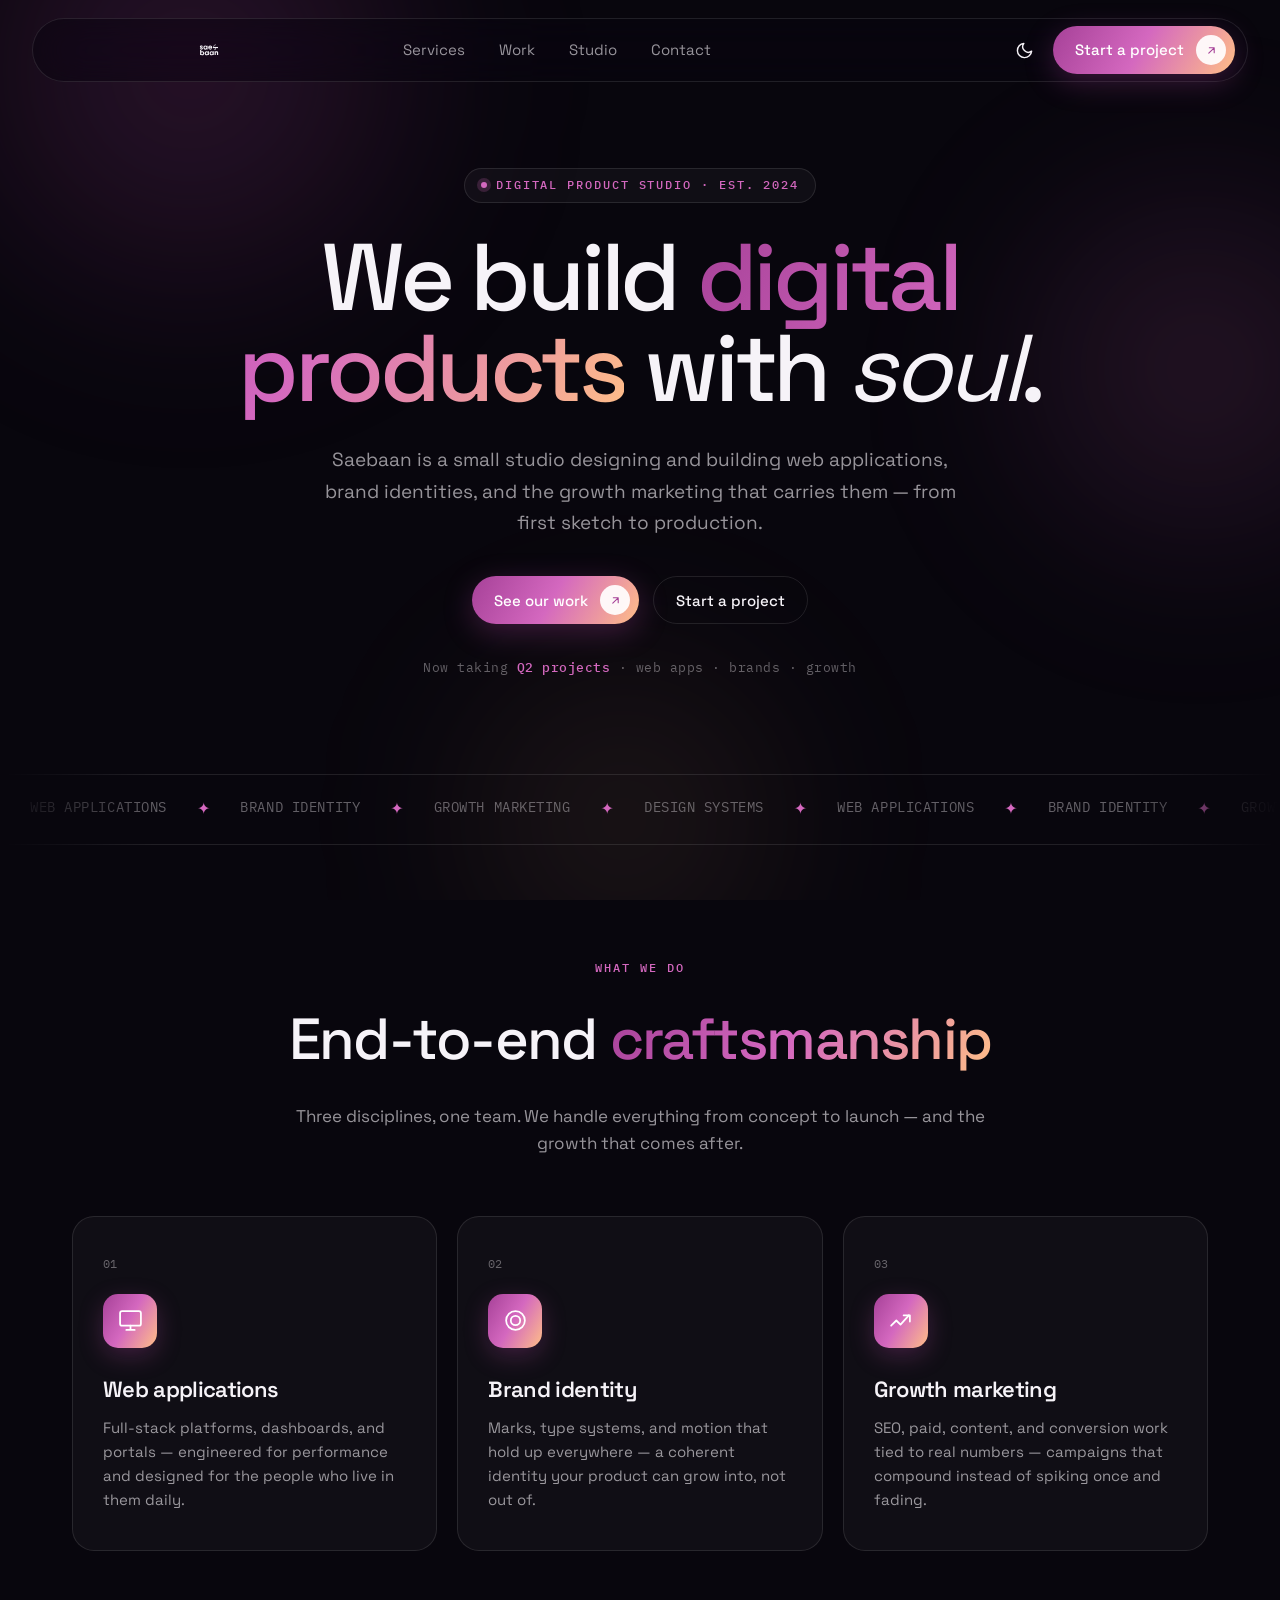
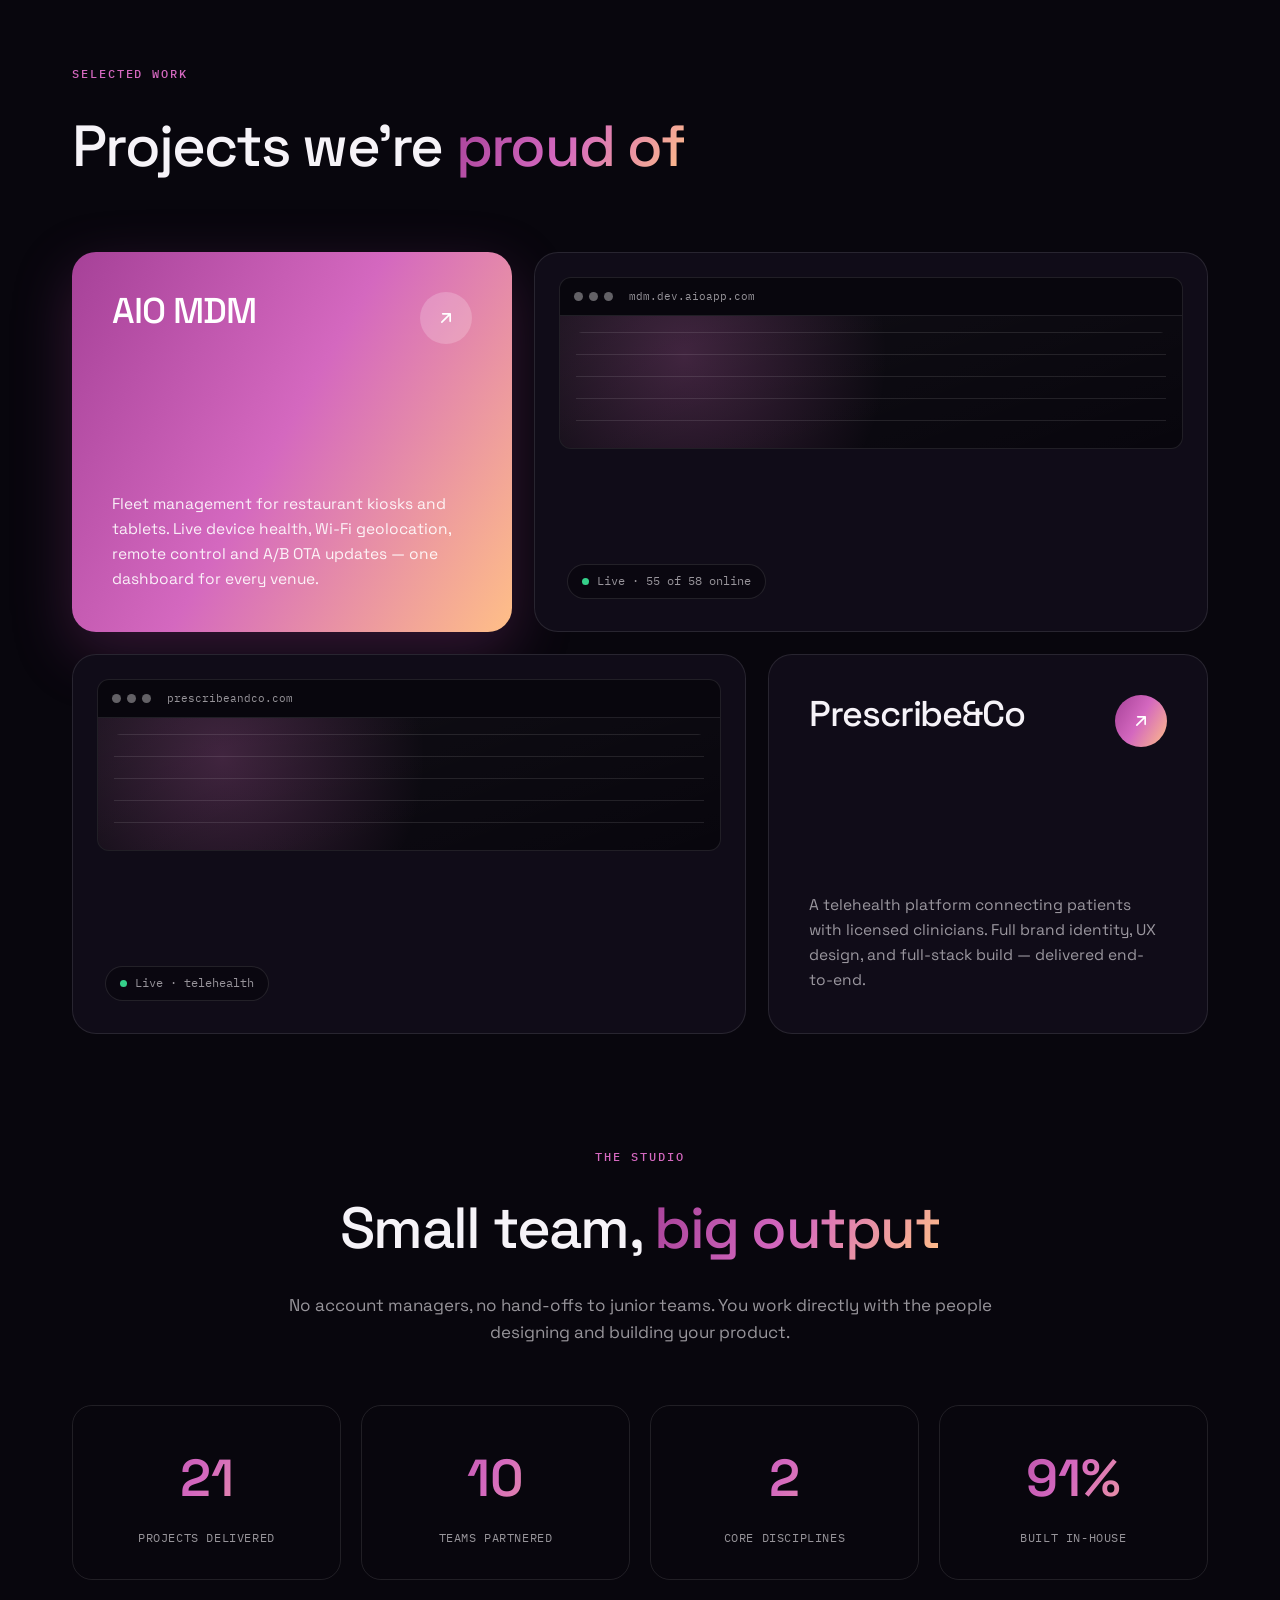
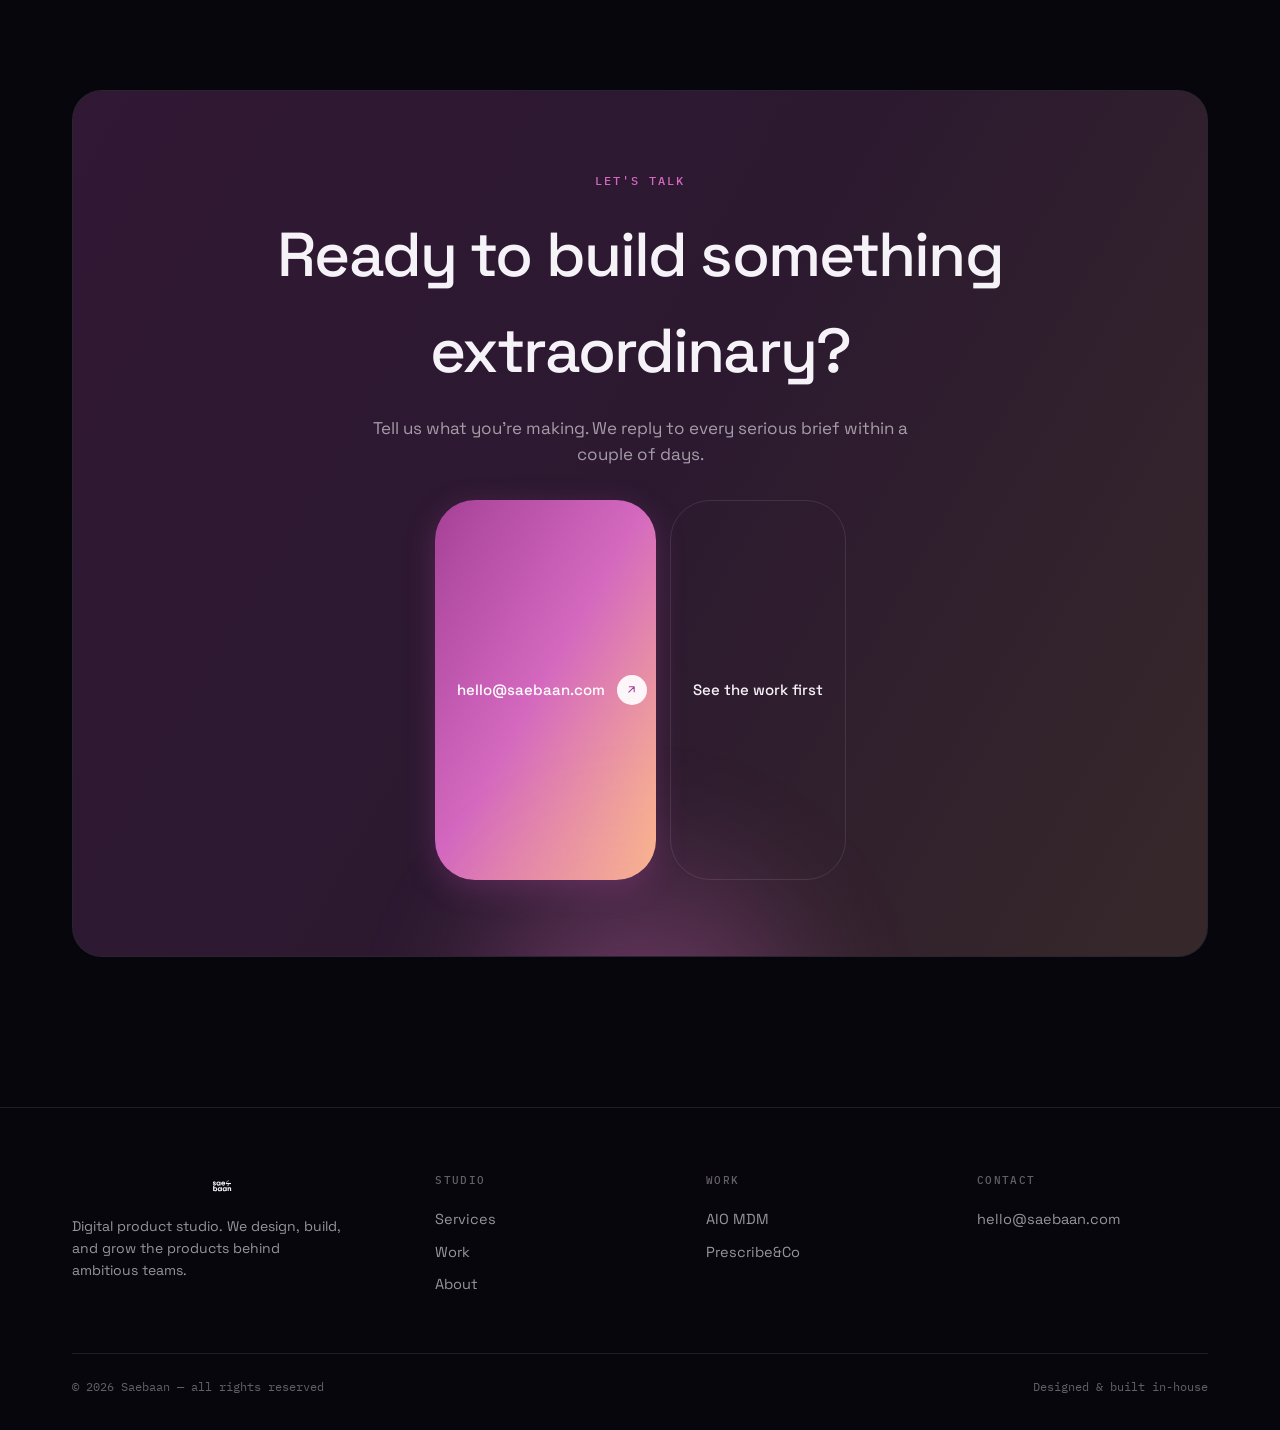
<file: demos/demo-2-signal.html>
<!DOCTYPE html>
<html lang="en" data-theme="dark">
<head>
<meta charset="UTF-8">
<meta name="viewport" content="width=device-width, initial-scale=1.0">
<title>Saebaan — Digital product studio</title>
<meta name="description" content="Saebaan is a digital product studio. We design and build web applications, brands, and growth engines for ambitious teams.">
<link rel="preconnect" href="https://fonts.googleapis.com">
<link rel="preconnect" href="https://fonts.gstatic.com" crossorigin>
<link href="https://fonts.googleapis.com/css2?family=Space+Grotesk:wght@400;500;600;700&family=IBM+Plex+Mono:wght@400;500;600&display=swap" rel="stylesheet">
<style>
  :root {
    --bg: #08060d;
    --surface: rgba(255,255,255,.035);
    --surface-solid: #100c18;
    --line: rgba(255,255,255,.1);
    --text: #f6f3f8;
    --muted: rgba(246,243,248,.6);
    --faint: rgba(246,243,248,.38);
    --accent: #d468bf;
    --accent-deep: #a64198;
    --gold: #ffbf87;
    --grad: linear-gradient(120deg, #a64198 0%, #d468bf 48%, #ffbf87 100%);
    --grad-soft: linear-gradient(120deg, rgba(166,65,152,.22), rgba(212,104,191,.14) 50%, rgba(255,191,135,.16));
    --ring: rgba(212,104,191,.5);
  }
  html[data-theme="light"] {
    --bg: #f6f1f5; --surface: rgba(20,10,25,.03); --surface-solid: #ffffff;
    --line: rgba(30,15,35,.12); --text: #1a1220; --muted: rgba(26,18,32,.62); --faint: rgba(26,18,32,.4);
    --accent: #b3399b; --accent-deep: #8a2c78; --gold: #c98a3f;
    --grad-soft: linear-gradient(120deg, rgba(166,65,152,.1), rgba(212,104,191,.08) 50%, rgba(201,138,63,.1));
  }
  * { box-sizing: border-box; }
  html { scroll-behavior: smooth; scroll-padding-top: 110px; }
  body { margin: 0; background: var(--bg); color: var(--text); font-family: 'Space Grotesk', system-ui, sans-serif; -webkit-font-smoothing: antialiased; overflow-x: hidden; line-height: 1.55; }
  a { color: inherit; text-decoration: none; }
  .mono { font-family: 'IBM Plex Mono', monospace; }
  .wrap { max-width: 1200px; margin: 0 auto; padding: 0 32px; }
  ::selection { background: var(--accent); color: #fff; }
  h1,h2,h3 { margin: 0; letter-spacing: -.03em; text-wrap: balance; font-weight: 500; }

  /* ambient glow */
  .glow { position: fixed; inset: 0; z-index: 0; pointer-events: none; overflow: hidden; }
  .glow i { position: absolute; border-radius: 50%; filter: blur(90px); opacity: .55; }
  .glow .g1 { width: 620px; height: 620px; top: -240px; left: -120px; background: radial-gradient(circle, rgba(166,65,152,.5), transparent 68%); }
  .glow .g2 { width: 520px; height: 520px; top: 12%; right: -180px; background: radial-gradient(circle, rgba(212,104,191,.36), transparent 66%); }
  .glow .g3 { width: 480px; height: 480px; bottom: -160px; left: 30%; background: radial-gradient(circle, rgba(255,191,135,.22), transparent 68%); }
  main, nav, footer { position: relative; z-index: 1; }

  .logo { color: var(--text); height: 28px; display: block; }
  .logo svg { height: 100%; width: auto; }
  .logo .accent { color: var(--accent); }

  .eyebrow { font-family: 'IBM Plex Mono', monospace; font-size: 12px; letter-spacing: .16em; text-transform: uppercase; color: var(--accent); font-weight: 500; }

  /* pill button w/ circle arrow (mdm nod) */
  .btn { display: inline-flex; align-items: center; gap: 12px; padding: 9px 9px 9px 22px; border-radius: 40px; font-family: inherit; font-size: 15px; font-weight: 500; color: #fff; background: var(--grad); border: 0; cursor: pointer; transition: transform .15s, box-shadow .15s; box-shadow: 0 8px 30px rgba(166,65,152,.32); }
  .btn:hover { transform: translateY(-2px); box-shadow: 0 14px 44px rgba(166,65,152,.42); }
  .btn .ic { width: 30px; height: 30px; border-radius: 50%; background: rgba(255,255,255,.92); display: grid; place-items: center; flex: none; }
  .btn .ic svg { width: 13px; height: 13px; fill: none; stroke: var(--accent-deep); stroke-width: 2; stroke-linecap: round; stroke-linejoin: round; }
  .btn.ghost { background: transparent; color: var(--text); border: 1px solid var(--line); box-shadow: none; padding: 9px 22px; }
  .btn.ghost:hover { border-color: var(--accent); box-shadow: none; }

  /* nav */
  nav { position: fixed; top: 18px; left: 32px; right: 32px; z-index: 60; height: 64px; display: flex; align-items: center; justify-content: space-between; padding: 0 12px 0 26px; border-radius: 44px; border: 1px solid var(--line); background: color-mix(in srgb, var(--bg) 55%, transparent); -webkit-backdrop-filter: blur(24px) saturate(1.6); backdrop-filter: blur(24px) saturate(1.6); transition: background .25s, border-color .25s; }
  nav.scrolled { background: color-mix(in srgb, var(--surface-solid) 82%, transparent); box-shadow: 0 12px 40px rgba(0,0,0,.3); }
  .nav-l { display: flex; align-items: center; gap: 30px; }
  .nav-links { display: flex; gap: 6px; }
  .nav-links a { font-size: 15px; color: var(--muted); padding: 8px 14px; border-radius: 20px; transition: color .15s, background .15s; }
  .nav-links a:hover { color: var(--text); background: var(--surface); }
  .nav-r { display: flex; align-items: center; gap: 8px; }
  .icon-btn { width: 42px; height: 42px; border-radius: 50%; border: 0; background: transparent; color: var(--text); display: grid; place-items: center; cursor: pointer; transition: background .15s; }
  .icon-btn:hover { background: var(--surface); }
  .icon-btn svg { width: 19px; height: 19px; }
  .moon { display: none; } html[data-theme="dark"] .moon { display: block; } html[data-theme="dark"] .sun { display: none; }

  /* hero */
  .hero { padding: 168px 0 96px; text-align: center; }
  .hero .eyebrow { display: inline-flex; align-items: center; gap: 9px; padding: 7px 16px; border: 1px solid var(--line); border-radius: 40px; background: var(--surface); margin-bottom: 30px; }
  .hero .eyebrow .dot { width: 6px; height: 6px; border-radius: 50%; background: var(--accent); box-shadow: 0 0 0 4px rgba(212,104,191,.2); }
  h1 { font-size: clamp(44px, 7.4vw, 104px); font-weight: 500; line-height: .96; letter-spacing: -.045em; }
  h1 .grad { background: var(--grad); -webkit-background-clip: text; background-clip: text; color: transparent; }
  h1 em { font-style: italic; font-weight: 400; }
  .hero p { max-width: 56ch; margin: 30px auto 38px; color: var(--muted); font-size: clamp(16px,1.6vw,19px); line-height: 1.65; }
  .hero-cta { display: flex; gap: 14px; justify-content: center; flex-wrap: wrap; }
  .hero-meta { margin-top: 34px; font-family: 'IBM Plex Mono', monospace; font-size: 12.5px; letter-spacing: .04em; color: var(--faint); }
  .hero-meta b { color: var(--accent); font-weight: 500; }

  /* marquee logos */
  .strip { border-top: 1px solid var(--line); border-bottom: 1px solid var(--line); overflow: hidden; padding: 22px 0; -webkit-mask-image: linear-gradient(90deg, transparent, #000 12%, #000 88%, transparent); mask-image: linear-gradient(90deg, transparent, #000 12%, #000 88%, transparent); }
  .strip-row { display: flex; white-space: nowrap; animation: marquee 30s linear infinite; }
  .strip-row span { font-family: 'IBM Plex Mono', monospace; font-size: 14px; letter-spacing: .04em; text-transform: uppercase; color: var(--faint); padding: 0 30px; }
  .strip-row b { color: var(--accent); font-weight: 400; }

  .sec { padding: 110px 0; }
  .sec-head { max-width: 720px; margin: 0 auto 60px; text-align: center; }
  .sec-head.left { text-align: left; margin-left: 0; }
  .sec-head h2 { font-size: clamp(32px, 4.6vw, 58px); font-weight: 500; margin-top: 16px; }
  .sec-head h2 .grad { background: var(--grad); -webkit-background-clip: text; background-clip: text; color: transparent; }
  .sec-head p { color: var(--muted); font-size: 17px; margin: 18px auto 0; }
  .sec-head.left p { margin-left: 0; }

  /* services cards */
  .cards { display: grid; grid-template-columns: repeat(3, 1fr); gap: 20px; }
  .card { border: 1px solid var(--line); border-radius: 22px; padding: 34px 30px 38px; background: var(--surface); position: relative; overflow: hidden; transition: transform .25s, border-color .25s; }
  .card::before { content: ""; position: absolute; inset: 0; background: var(--grad-soft); opacity: 0; transition: opacity .3s; }
  .card:hover { transform: translateY(-6px); border-color: var(--ring); }
  .card:hover::before { opacity: 1; }
  .card > * { position: relative; }
  .card .no { font-family: 'IBM Plex Mono', monospace; font-size: 12px; color: var(--faint); }
  .card .ic { width: 54px; height: 54px; border-radius: 15px; background: var(--grad); display: grid; place-items: center; margin: 18px 0 24px; box-shadow: 0 8px 24px rgba(166,65,152,.3); }
  .card .ic svg { width: 25px; height: 25px; fill: none; stroke: #fff; stroke-width: 1.7; stroke-linecap: round; stroke-linejoin: round; }
  .card h3 { font-size: 22px; font-weight: 600; margin-bottom: 10px; }
  .card p { margin: 0; color: var(--muted); font-size: 15px; line-height: 1.6; }

  /* feature rows (mdm alternating) */
  .rows { display: grid; gap: 22px; }
  .row { display: grid; grid-template-columns: 440px 1fr; gap: 22px; min-height: 380px; }
  .row.flip { grid-template-columns: 1fr 440px; }
  .row.flip .tcard { order: 2; }
  .tcard { border-radius: 24px; padding: 40px; display: flex; flex-direction: column; justify-content: space-between; background: var(--grad); color: #fff; box-shadow: 0 20px 60px rgba(166,65,152,.28); }
  .tcard.alt { background: var(--surface-solid); border: 1px solid var(--line); box-shadow: none; }
  .tcard .rowtop { display: flex; justify-content: space-between; align-items: flex-start; gap: 16px; }
  .tcard h3 { font-size: clamp(26px, 2.8vw, 38px); font-weight: 500; line-height: 1.06; color: #fff; }
  .tcard.alt h3 { color: var(--text); }
  .tcard p { margin: 0; font-size: 15.5px; line-height: 1.6; color: rgba(255,255,255,.9); }
  .tcard.alt p { color: var(--muted); }
  .arrow-c { width: 52px; height: 52px; border-radius: 50%; background: rgba(255,255,255,.2); display: grid; place-items: center; flex: none; transition: transform .15s; }
  .tcard.alt .arrow-c { background: var(--grad); }
  a:hover > .arrow-c { transform: scale(1.08); }
  .arrow-c svg { width: 20px; height: 20px; fill: none; stroke: #fff; stroke-width: 2; stroke-linecap: round; stroke-linejoin: round; }
  .vcard { border-radius: 24px; border: 1px solid var(--line); background: var(--surface-solid); position: relative; overflow: hidden; display: flex; flex-direction: column; justify-content: flex-end; padding: 32px; min-height: 380px; }
  .vcard .browser { position: absolute; inset: 24px 24px auto 24px; border-radius: 12px; border: 1px solid var(--line); background: var(--bg); overflow: hidden; }
  .vcard .browser .bar { display: flex; align-items: center; gap: 6px; padding: 10px 14px; border-bottom: 1px solid var(--line); }
  .vcard .browser .bar i { width: 9px; height: 9px; border-radius: 50%; background: var(--faint); }
  .vcard .browser .bar .url { margin-left: 10px; font-family: 'IBM Plex Mono', monospace; font-size: 11px; color: var(--muted); }
  .vcard .browser .body { height: 132px; background: linear-gradient(160deg, var(--surface), transparent), radial-gradient(circle at 20% 30%, rgba(212,104,191,.25), transparent 40%); position: relative; }
  .vcard .browser .body::after { content: ""; position: absolute; inset: 16px; border-radius: 6px; background-image: linear-gradient(var(--line) 1px, transparent 1px); background-size: 100% 22px; }
  .vcard .chip { display: inline-flex; align-items: center; gap: 8px; font-family: 'IBM Plex Mono', monospace; font-size: 12px; color: var(--muted); align-self: flex-start; padding: 7px 14px; border-radius: 30px; border: 1px solid var(--line); background: color-mix(in srgb, var(--bg) 60%, transparent); position: relative; z-index: 1; margin-top: auto; }
  .vcard .chip .live { width: 7px; height: 7px; border-radius: 50%; background: #35d08a; }

  /* work list */
  .worklist { display: grid; gap: 18px; }
  .wl { display: grid; grid-template-columns: auto 1fr auto; gap: 24px; align-items: center; padding: 28px 30px; border: 1px solid var(--line); border-radius: 20px; background: var(--surface); transition: border-color .2s, transform .2s; }
  .wl:hover { border-color: var(--ring); transform: translateX(6px); }
  .wl .wl-l { display: flex; align-items: baseline; gap: 16px; }
  .wl .wl-l .no { font-family: 'IBM Plex Mono', monospace; font-size: 13px; color: var(--faint); }
  .wl h3 { font-size: clamp(22px, 2.4vw, 30px); font-weight: 600; }
  .wl .live { font-family: 'IBM Plex Mono', monospace; font-size: 10px; text-transform: uppercase; letter-spacing: .1em; color: var(--accent); border: 1px solid var(--accent); border-radius: 20px; padding: 3px 9px; margin-left: 8px; }
  .wl p { margin: 6px 0 0; color: var(--muted); font-size: 14.5px; line-height: 1.55; max-width: 60ch; }
  .wl .tg { font-family: 'IBM Plex Mono', monospace; font-size: 11px; color: var(--faint); margin-top: 8px; }
  .wl .go { width: 50px; height: 50px; border-radius: 50%; border: 1px solid var(--line); display: grid; place-items: center; transition: background .2s, border-color .2s; flex: none; }
  .wl:hover .go { background: var(--grad); border-color: transparent; }
  .wl .go svg { width: 20px; height: 20px; fill: none; stroke: var(--text); stroke-width: 1.8; stroke-linecap: round; stroke-linejoin: round; }
  .wl:hover .go svg { stroke: #fff; }

  /* cta */
  .cta { border-radius: 30px; padding: clamp(44px, 6vw, 92px); text-align: center; position: relative; overflow: hidden; background: var(--surface-solid); border: 1px solid var(--line); }
  .cta::before { content: ""; position: absolute; inset: 0; background: var(--grad-soft); }
  .cta::after { content: ""; position: absolute; width: 500px; height: 500px; border-radius: 50%; background: radial-gradient(circle, rgba(212,104,191,.4), transparent 65%); bottom: -320px; left: 50%; transform: translateX(-50%); filter: blur(40px); }
  .cta > * { position: relative; }
  .cta h2 { font-size: clamp(34px, 5vw, 62px); font-weight: 500; margin: 14px 0 16px; }
  .cta p { color: var(--muted); max-width: 50ch; margin: 0 auto 32px; font-size: 17px; }
  .cta .row { display: flex; gap: 14px; justify-content: center; flex-wrap: wrap; }

  footer { border-top: 1px solid var(--line); padding: 64px 0 34px; margin-top: 40px; }
  .foot-grid { display: grid; grid-template-columns: 1.4fr 1fr 1fr 1fr; gap: 40px; }
  .foot-grid p { color: var(--muted); font-size: 14px; max-width: 30ch; margin: 16px 0 0; }
  .foot-grid h6 { margin: 0 0 14px; font-family: 'IBM Plex Mono', monospace; font-size: 11px; letter-spacing: .12em; text-transform: uppercase; color: var(--faint); font-weight: 500; }
  .foot-grid a { display: block; padding: 5px 0; font-size: 14.5px; color: var(--muted); }
  .foot-grid a:hover { color: var(--accent); }
  .foot-bottom { display: flex; justify-content: space-between; margin-top: 52px; padding-top: 24px; border-top: 1px solid var(--line); font-family: 'IBM Plex Mono', monospace; font-size: 12px; color: var(--faint); flex-wrap: wrap; gap: 8px; }

  @keyframes marquee { from { transform: translateX(0); } to { transform: translateX(-50%); } }
  .reveal { opacity: 0; transform: translateY(28px); transition: opacity .8s ease, transform .8s ease; }
  .reveal.in { opacity: 1; transform: none; }
  @media (prefers-reduced-motion: reduce) { .reveal { opacity: 1; transform: none; transition: none; } .strip-row { animation: none; } }

  @media (max-width: 900px) {
    .wrap { padding: 0 20px; }
    nav { left: 14px; right: 14px; padding: 0 10px 0 20px; }
    .nav-links { display: none; }
    .cards { grid-template-columns: 1fr; }
    .row, .row.flip { grid-template-columns: 1fr; }
    .row.flip .tcard { order: 0; }
    .tcard, .vcard { min-height: 300px; }
    .wl { grid-template-columns: 1fr auto; }
    .foot-grid { grid-template-columns: 1fr 1fr; }
    .foot-bottom { flex-direction: column; }
  }
</style>
</head>
<body>
<div class="glow" aria-hidden="true"><i class="g1"></i><i class="g2"></i><i class="g3"></i></div>

<svg width="0" height="0" style="position:absolute" aria-hidden="true"><symbol id="logo" viewBox="0 0 595.28 463">
  <g fill="currentColor" stroke="currentColor">
    <path stroke="none" d="M177.33 177.88c-.11-3.65-2.74-4.8-5.82-4.8s-5.48 1.83-5.48 4.22c0 3.43 3.08 5.14 11.88 7.42 15.07 4 19.98 10.05 19.98 19.3 0 13.25-11.42 21.58-25.81 21.58s-24.44-8.11-25.81-21.01h18.84c.57 4 3.43 5.82 7.19 5.82 3.31 0 6.62-1.94 6.62-4.91 0-3.54-2.17-5.37-11.65-8.34-15.99-4.91-20.21-11.19-20.21-18.61 0-12.56 11.76-20.67 24.55-20.67 13.7 0 23.41 7.54 24.32 19.98h-18.61Z"/>
    <path stroke="none" d="M254.99 223.44v-6.85h-.23c-2.74 5.6-10.28 9.02-18.61 9.02-18.73 0-31.74-14.73-31.74-33.91s13.59-33.8 31.74-33.8c7.77 0 14.96 3.08 18.61 8.91h.23v-6.74h18.96v63.37h-18.96Zm0-31.75c0-8.91-7.19-16.1-16.1-16.1s-15.53 7.19-15.53 16.33 6.97 15.99 15.76 15.99 15.87-7.08 15.87-16.21Zm48.07 5.83c1.03 7.19 7.08 11.99 14.84 11.99 5.14 0 8.45-1.94 11.53-5.94h19.41c-6.05 13.82-17.59 21.92-30.94 21.92-18.27 0-33.57-14.73-33.57-33.57s14.62-34.03 33.23-34.03 33.46 14.96 33.46 34.6c0 1.83-.11 3.31-.46 5.02h-47.5Zm29.01-12.79c-1.48-6.51-7.19-10.85-14.5-10.85-6.85 0-12.79 4.11-14.27 10.85h28.78Z"/>
    <path stroke="none" d="M150.39 316.06v-84.5h18.95v26.15c5.02-5.37 11.42-7.19 18.04-7.19 16.44 0 31.52 12.33 31.52 33.46 0 19.53-12.45 34.26-31.97 34.26-7.65 0-15.3-3.54-18.16-8.91h-.23v6.74h-18.16Zm49.55-31.75c0-8.45-6.51-16.1-15.64-16.1s-15.64 7.19-15.64 15.99c0 9.36 6.62 16.33 15.42 16.33s15.87-7.08 15.87-16.21Zm77.2 31.75v-6.85h-.23c-2.74 5.6-10.28 9.02-18.61 9.02-18.73 0-31.74-14.73-31.74-33.91s13.59-33.8 31.74-33.8c7.77 0 14.96 3.08 18.61 8.91h.23v-6.74h18.95v63.37h-18.95Zm0-31.75c0-8.91-7.19-16.1-16.1-16.1s-15.53 7.19-15.53 16.33 6.97 15.99 15.76 15.99 15.87-7.08 15.87-16.21Zm80.39 31.75v-6.85h-.23c-2.74 5.6-10.28 9.02-18.61 9.02-18.73 0-31.74-14.73-31.74-33.91s13.59-33.8 31.74-33.8c7.76 0 14.96 3.08 18.61 8.91h.23v-6.74h18.95v63.37h-18.95Zm0-31.75c0-8.91-7.19-16.1-16.1-16.1s-15.53 7.19-15.53 16.33 6.96 15.99 15.76 15.99 15.87-7.08 15.87-16.21Zm72.52 31.75v-35.17c0-8.56-2.97-12.56-9.93-12.56-7.65 0-10.85 4.22-10.85 12.79v34.94h-18.95v-63.37h17.7v6.74h.23c4-6.51 9.59-8.91 17.24-8.91 11.42 0 23.52 6.39 23.52 25.12v40.42h-18.95Z"/>
    <path fill="none" stroke-width="10" stroke-miterlimit="10" d="M410.28 144.77c-17.77 0-32.72 12.42-37.05 29.26-.82 3.21-1.26 6.57-1.26 10.03 0 2.66.26 5.24.77 7.74h37.54"/>
    <path fill="none" stroke-width="10" stroke-miterlimit="10" d="M405.82 218.91v-37.73"/>
    <path stroke="none" d="M364.65 181.18v18.61h82.33v-18.61h-82.33Z"/>
    <path fill="none" stroke-width="10" stroke-miterlimit="10" d="M386.08 218.65c.33 5.28 4.62 9.45 9.86 9.45s9.51-4.17 9.84-9.45"/>
  </g>
</symbol></svg>

<nav id="nav">
  <div class="nav-l">
    <a href="#top" class="logo" aria-label="Saebaan"><svg><use href="#logo"/></svg></a>
    <div class="nav-links"><a href="#services">Services</a><a href="#work">Work</a><a href="#studio">Studio</a><a href="#contact">Contact</a></div>
  </div>
  <div class="nav-r">
    <button class="icon-btn" id="theme" aria-label="Toggle theme">
      <svg class="sun" viewBox="0 0 24 24" fill="none" stroke="currentColor" stroke-width="1.8" stroke-linecap="round"><circle cx="12" cy="12" r="4"/><path d="M12 2v2M12 20v2M4.9 4.9l1.4 1.4M17.7 17.7l1.4 1.4M2 12h2M20 12h2M4.9 19.1l1.4-1.4M17.7 6.3l1.4-1.4"/></svg>
      <svg class="moon" viewBox="0 0 24 24" fill="none" stroke="currentColor" stroke-width="1.8" stroke-linecap="round" stroke-linejoin="round"><path d="M21 12.8A9 9 0 1 1 11.2 3a7 7 0 0 0 9.8 9.8z"/></svg>
    </button>
    <a href="#contact" class="btn">Start a project <span class="ic"><svg viewBox="0 0 24 24"><path d="M7 17L17 7M8 7h9v9"/></svg></span></a>
  </div>
</nav>

<main id="top">
  <header class="hero">
    <div class="wrap">
      <span class="eyebrow"><span class="dot"></span>Digital product studio · Est. 2024</span>
      <h1>We build <span class="grad">digital products</span> with <em>soul</em>.</h1>
      <p>Saebaan is a small studio designing and building web applications, brand identities, and the growth marketing that carries them — from first sketch to production.</p>
      <div class="hero-cta">
        <a href="#work" class="btn">See our work <span class="ic"><svg viewBox="0 0 24 24"><path d="M7 17L17 7M8 7h9v9"/></svg></span></a>
        <a href="#contact" class="btn ghost">Start a project</a>
      </div>
      <div class="hero-meta mono">Now taking <b>Q2 projects</b> · web apps · brands · growth</div>
    </div>
  </header>

  <div class="strip" aria-hidden="true">
    <div class="strip-row">
      <span>Web applications</span><b>✦</b><span>Brand identity</span><b>✦</b><span>Growth marketing</span><b>✦</b><span>Design systems</span><b>✦</b>
      <span>Web applications</span><b>✦</b><span>Brand identity</span><b>✦</b><span>Growth marketing</span><b>✦</b><span>Design systems</span><b>✦</b>
    </div>
  </div>

  <section class="sec" id="services">
    <div class="wrap">
      <div class="sec-head">
        <span class="eyebrow">What we do</span>
        <h2>End-to-end <span class="grad">craftsmanship</span></h2>
        <p>Three disciplines, one team. We handle everything from concept to launch — and the growth that comes after.</p>
      </div>
      <div class="cards reveal">
        <div class="card">
          <span class="no mono">01</span>
          <div class="ic"><svg viewBox="0 0 24 24"><rect x="2" y="3" width="20" height="14" rx="2"/><path d="M8 21h8M12 17v4"/></svg></div>
          <h3>Web applications</h3>
          <p>Full-stack platforms, dashboards, and portals — engineered for performance and designed for the people who live in them daily.</p>
        </div>
        <div class="card">
          <span class="no mono">02</span>
          <div class="ic"><svg viewBox="0 0 24 24"><circle cx="12" cy="12" r="9"/><circle cx="12" cy="12" r="4.5"/></svg></div>
          <h3>Brand identity</h3>
          <p>Marks, type systems, and motion that hold up everywhere — a coherent identity your product can grow into, not out of.</p>
        </div>
        <div class="card">
          <span class="no mono">03</span>
          <div class="ic"><svg viewBox="0 0 24 24"><path d="M3 17l5-5 4 4 8-9"/><path d="M15 7h6v6"/></svg></div>
          <h3>Growth marketing</h3>
          <p>SEO, paid, content, and conversion work tied to real numbers — campaigns that compound instead of spiking once and fading.</p>
        </div>
      </div>
    </div>
  </section>

  <section class="sec" id="work" style="padding-top:0">
    <div class="wrap">
      <div class="sec-head left">
        <span class="eyebrow">Selected work</span>
        <h2>Projects we're <span class="grad">proud of</span></h2>
      </div>
      <div class="rows reveal">
        <div class="row">
          <div class="tcard">
            <div class="rowtop"><h3>AIO&nbsp;MDM</h3><a class="arrow-c" href="https://mdm.dev.aioapp.com" target="_blank" rel="noopener" aria-label="Visit AIO MDM"><svg viewBox="0 0 24 24"><path d="M7 17L17 7M8 7h9v9"/></svg></a></div>
            <p>Fleet management for restaurant kiosks and tablets. Live device health, Wi-Fi geolocation, remote control and A/B OTA updates — one dashboard for every venue.</p>
          </div>
          <a class="vcard" href="https://mdm.dev.aioapp.com" target="_blank" rel="noopener">
            <div class="browser"><div class="bar"><i></i><i></i><i></i><span class="url">mdm.dev.aioapp.com</span></div><div class="body"></div></div>
            <span class="chip"><span class="live"></span>Live · 55 of 58 online</span>
          </a>
        </div>
        <div class="row flip">
          <div class="tcard alt">
            <div class="rowtop"><h3>Prescribe&amp;Co</h3><a class="arrow-c" href="https://prescribeandco.com" target="_blank" rel="noopener" aria-label="Visit Prescribe and Co"><svg viewBox="0 0 24 24"><path d="M7 17L17 7M8 7h9v9"/></svg></a></div>
            <p>A telehealth platform connecting patients with licensed clinicians. Full brand identity, UX design, and full-stack build — delivered end-to-end.</p>
          </div>
          <a class="vcard" href="https://prescribeandco.com" target="_blank" rel="noopener">
            <div class="browser"><div class="bar"><i></i><i></i><i></i><span class="url">prescribeandco.com</span></div><div class="body"></div></div>
            <span class="chip"><span class="live"></span>Live · telehealth</span>
          </a>
        </div>
      </div>
    </div>
  </section>

  <section class="sec" id="studio" style="padding-top:0">
    <div class="wrap">
      <div class="sec-head">
        <span class="eyebrow">The studio</span>
        <h2>Small team, <span class="grad">big output</span></h2>
        <p>No account managers, no hand-offs to junior teams. You work directly with the people designing and building your product.</p>
      </div>
      <div class="worklist reveal" style="grid-template-columns:repeat(4,1fr);display:grid;gap:20px;text-align:center">
        <div style="border:1px solid var(--line);border-radius:20px;padding:32px 18px"><div style="font-size:clamp(36px,5vw,52px);font-weight:600;background:var(--grad);-webkit-background-clip:text;background-clip:text;color:transparent" data-count="24">0</div><div class="mono" style="font-size:12px;color:var(--muted);margin-top:10px;text-transform:uppercase;letter-spacing:.05em">Projects delivered</div></div>
        <div style="border:1px solid var(--line);border-radius:20px;padding:32px 18px"><div style="font-size:clamp(36px,5vw,52px);font-weight:600;background:var(--grad);-webkit-background-clip:text;background-clip:text;color:transparent" data-count="12">0</div><div class="mono" style="font-size:12px;color:var(--muted);margin-top:10px;text-transform:uppercase;letter-spacing:.05em">Teams partnered</div></div>
        <div style="border:1px solid var(--line);border-radius:20px;padding:32px 18px"><div style="font-size:clamp(36px,5vw,52px);font-weight:600;background:var(--grad);-webkit-background-clip:text;background-clip:text;color:transparent" data-count="3">0</div><div class="mono" style="font-size:12px;color:var(--muted);margin-top:10px;text-transform:uppercase;letter-spacing:.05em">Core disciplines</div></div>
        <div style="border:1px solid var(--line);border-radius:20px;padding:32px 18px"><div style="font-size:clamp(36px,5vw,52px);font-weight:600;background:var(--grad);-webkit-background-clip:text;background-clip:text;color:transparent" data-count="100" data-suffix="%">0</div><div class="mono" style="font-size:12px;color:var(--muted);margin-top:10px;text-transform:uppercase;letter-spacing:.05em">Built in-house</div></div>
      </div>
    </div>
  </section>

  <section class="sec" id="contact" style="padding-top:0">
    <div class="wrap">
      <div class="cta reveal">
        <span class="eyebrow">Let's talk</span>
        <h2>Ready to build something<br>extraordinary?</h2>
        <p>Tell us what you're making. We reply to every serious brief within a couple of days.</p>
        <div class="row">
          <a href="mailto:hello@saebaan.com" class="btn">hello@saebaan.com <span class="ic"><svg viewBox="0 0 24 24"><path d="M7 17L17 7M8 7h9v9"/></svg></span></a>
          <a href="#work" class="btn ghost">See the work first</a>
        </div>
      </div>
    </div>
  </section>
</main>

<footer>
  <div class="wrap">
    <div class="foot-grid">
      <div><span class="logo"><svg><use href="#logo"/></svg></span><p>Digital product studio. We design, build, and grow the products behind ambitious teams.</p></div>
      <div><h6>Studio</h6><a href="#services">Services</a><a href="#work">Work</a><a href="#studio">About</a></div>
      <div><h6>Work</h6><a href="https://mdm.dev.aioapp.com" target="_blank" rel="noopener">AIO MDM</a><a href="https://prescribeandco.com" target="_blank" rel="noopener">Prescribe&amp;Co</a></div>
      <div><h6>Contact</h6><a href="mailto:hello@saebaan.com">hello@saebaan.com</a></div>
    </div>
    <div class="foot-bottom"><span>© 2026 Saebaan — all rights reserved</span><span>Designed &amp; built in-house</span></div>
  </div>
</footer>

<script>
  var root = document.documentElement;
  try { var t = localStorage.getItem('saebaan-theme'); if (t) root.setAttribute('data-theme', t); } catch(e){}
  document.getElementById('theme').addEventListener('click', function(){
    var next = root.getAttribute('data-theme') === 'dark' ? 'light' : 'dark';
    root.setAttribute('data-theme', next); try { localStorage.setItem('saebaan-theme', next); } catch(e){}
  });
  var nav = document.getElementById('nav');
  addEventListener('scroll', function(){ nav.classList.toggle('scrolled', scrollY > 30); }, {passive:true});
  var io = new IntersectionObserver(function(es){ es.forEach(function(e){ if(e.isIntersecting){ e.target.classList.add('in'); io.unobserve(e.target);
    e.target.querySelectorAll('[data-count]').forEach(function(el){ var to=+el.dataset.count, sfx=el.dataset.suffix||'', s=performance.now();
      (function tick(now){ var p=Math.min((now-s)/1500,1), e2=1-Math.pow(1-p,3); el.textContent=Math.floor(e2*to)+sfx; if(p<1) requestAnimationFrame(tick); })(s); });
  }});}, {threshold:.2});
  document.querySelectorAll('.reveal').forEach(function(el){ io.observe(el); });
</script>
</body>
</html>
</file>
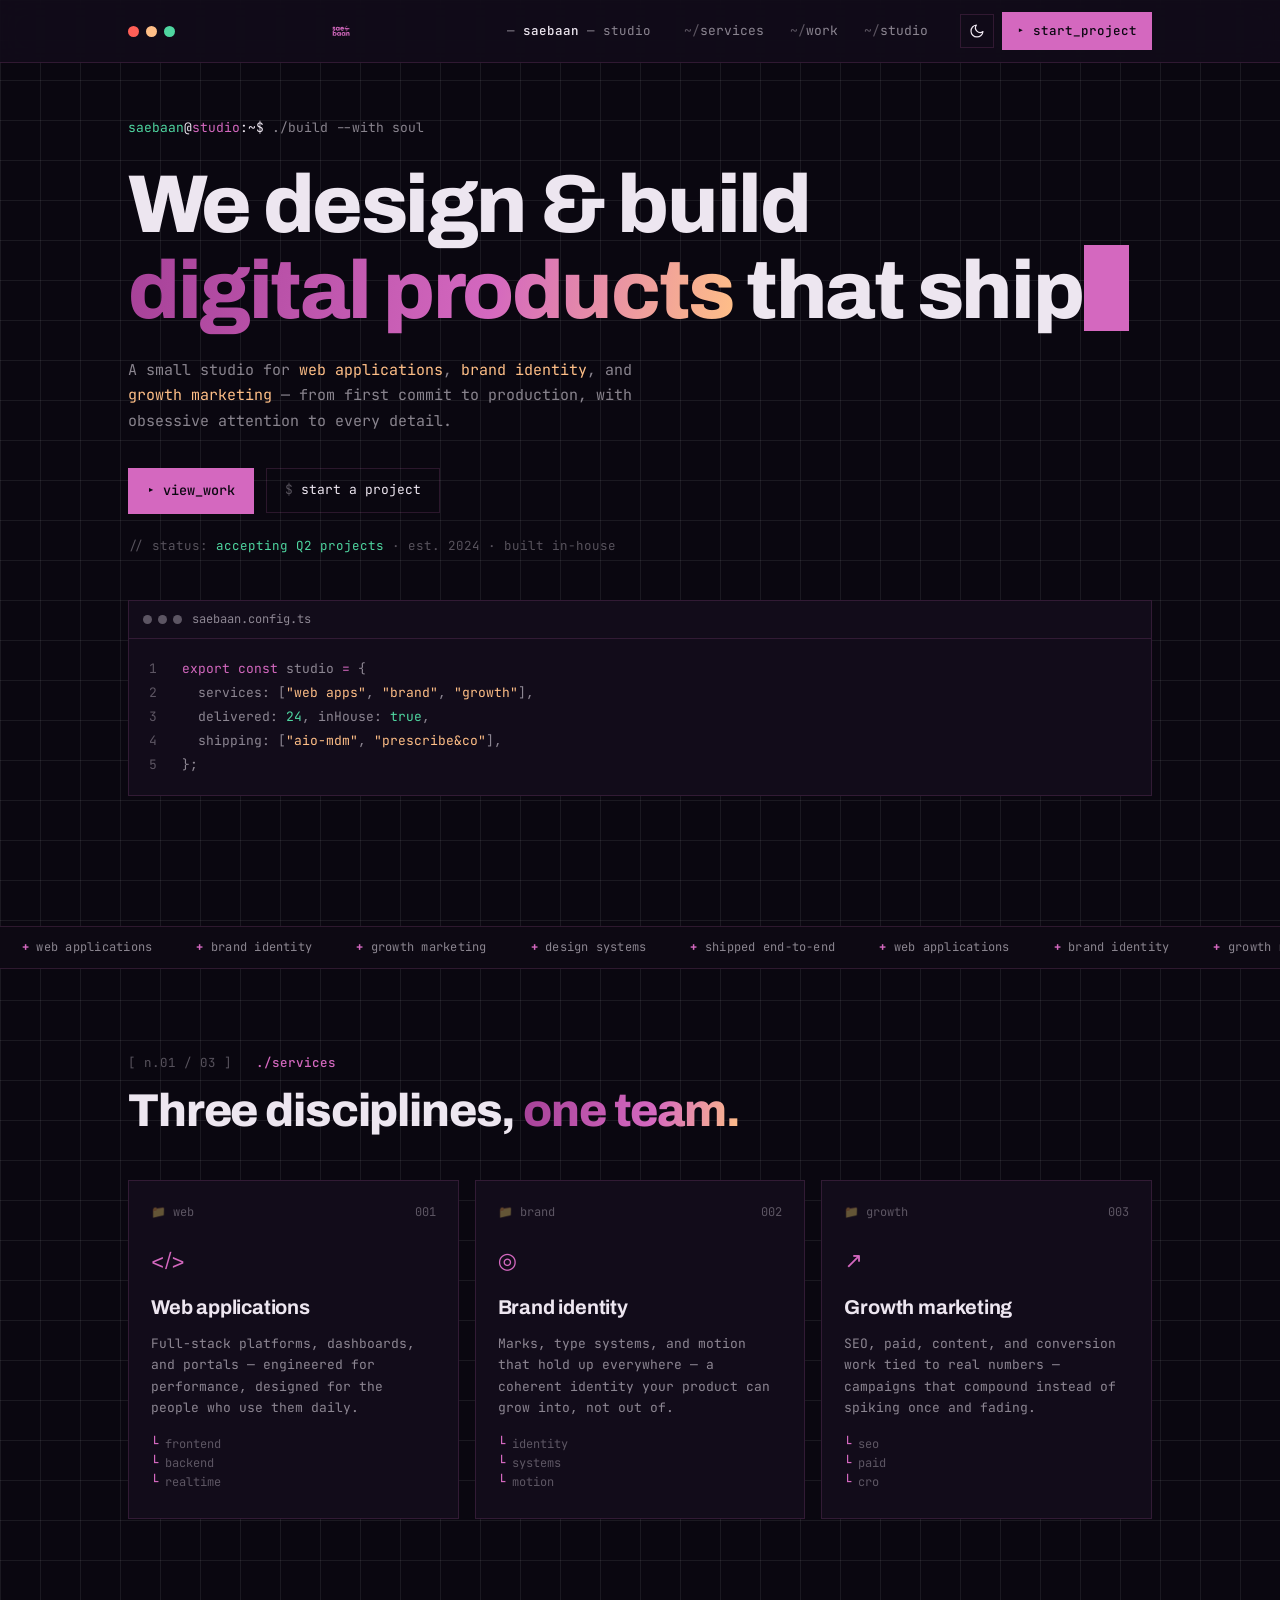
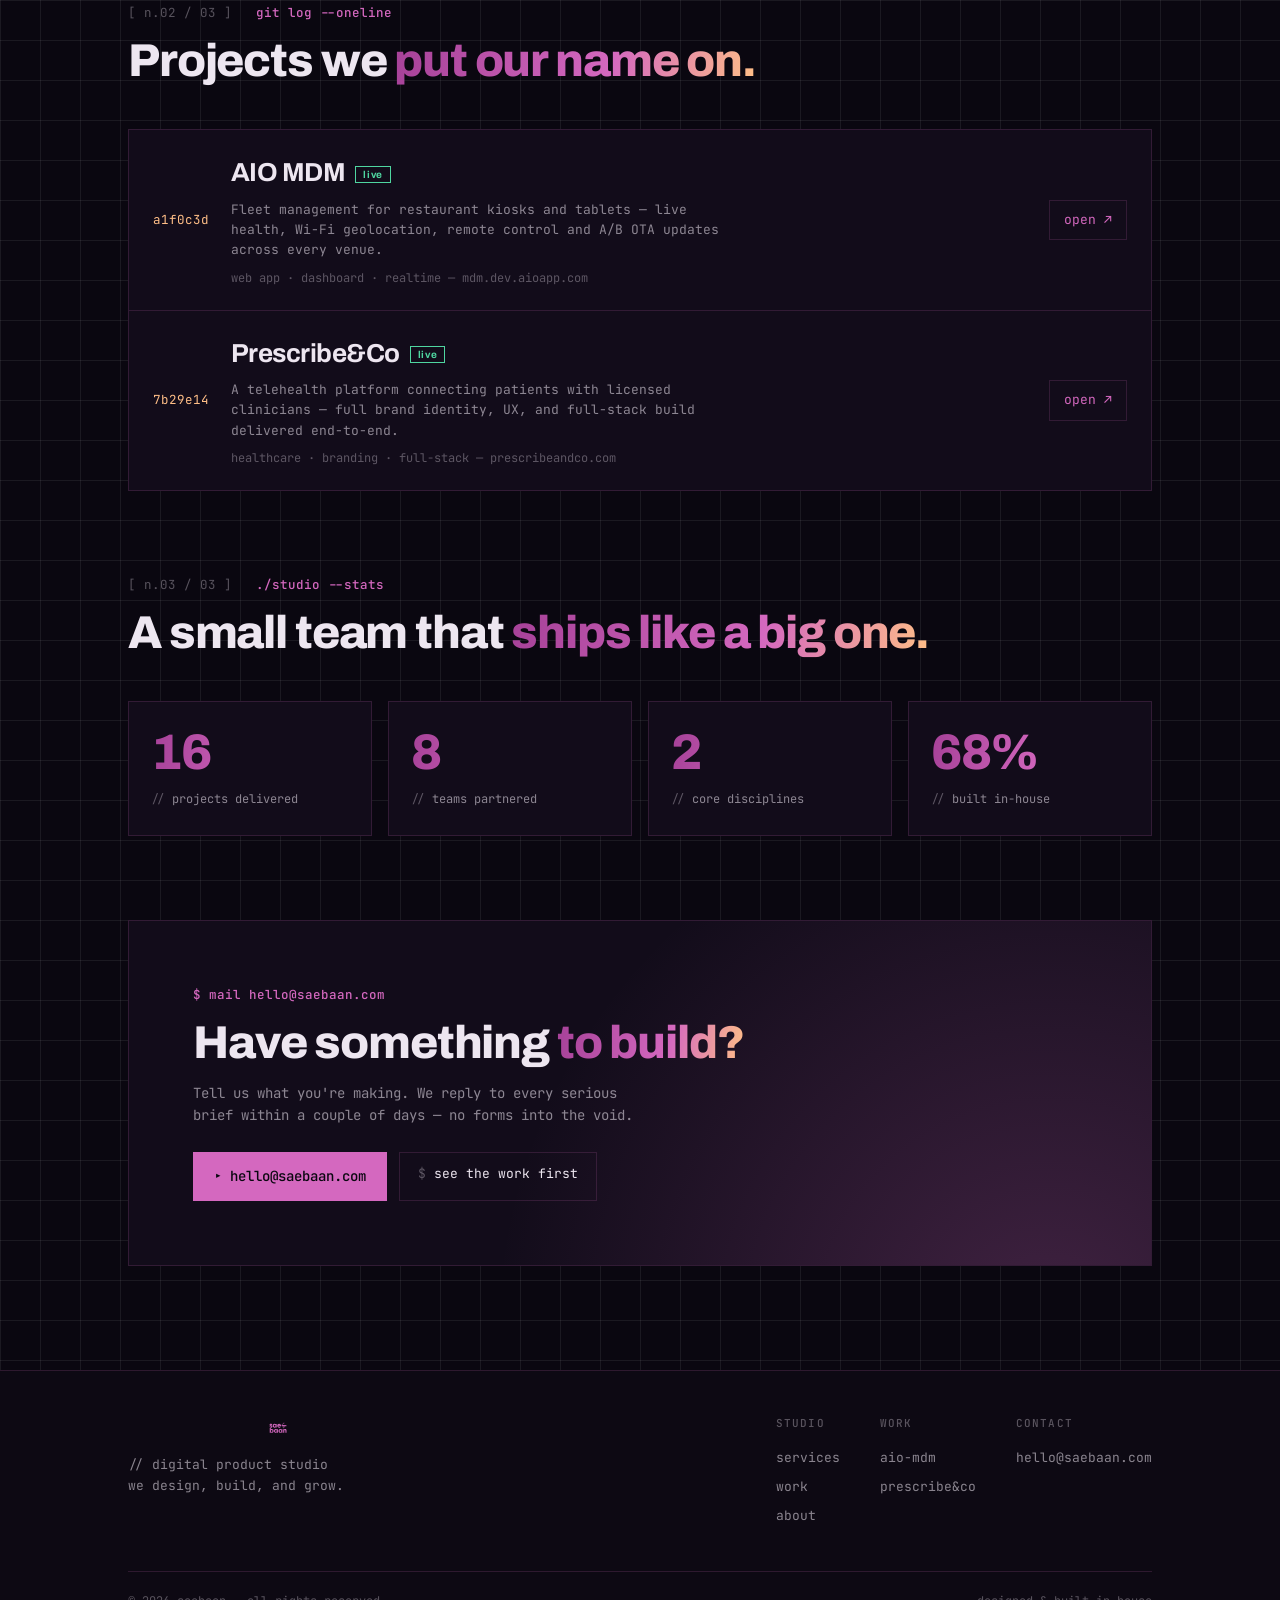
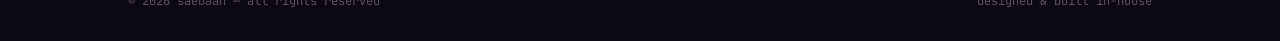
<file: demos/demo-3-terminal.html>
<!DOCTYPE html>
<html lang="en" data-theme="dark">
<head>
<meta charset="UTF-8">
<meta name="viewport" content="width=device-width, initial-scale=1.0">
<title>Saebaan — Digital product studio</title>
<meta name="description" content="Saebaan is a digital product studio. We design and build web applications, brands, and growth engines for ambitious teams.">
<link rel="preconnect" href="https://fonts.googleapis.com">
<link rel="preconnect" href="https://fonts.gstatic.com" crossorigin>
<link href="https://fonts.googleapis.com/css2?family=JetBrains+Mono:wght@400;500;700&family=Archivo:wght@600;700;800;900&display=swap" rel="stylesheet">
<style>
  :root {
    --bg: #0a0710;
    --panel: #120c1a;
    --panel-2: #0d0913;
    --line: rgba(214,104,191,.16);
    --line-dim: rgba(255,255,255,.07);
    --text: #ede6f0;
    --muted: rgba(237,230,240,.56);
    --faint: rgba(237,230,240,.34);
    --accent: #d468bf;
    --accent-deep: #a64198;
    --gold: #ffbf87;
    --grad: linear-gradient(100deg, #a64198, #d468bf 60%, #ffbf87);
    --green: #4fd6a0;
  }
  html[data-theme="light"] {
    --bg: #f5eef3; --panel: #ffffff; --panel-2: #faf3f8; --line: rgba(166,65,152,.2); --line-dim: rgba(30,15,35,.08);
    --text: #1c1122; --muted: rgba(28,17,34,.6); --faint: rgba(28,17,34,.4); --accent: #a3308a; --accent-deep: #8a2c78; --gold: #c07f2f;
  }
  * { box-sizing: border-box; }
  html { scroll-behavior: smooth; scroll-padding-top: 90px; }
  body { margin: 0; background: var(--bg); color: var(--text); font-family: 'JetBrains Mono', monospace; font-size: 14px; -webkit-font-smoothing: antialiased; overflow-x: hidden; line-height: 1.6;
    background-image: linear-gradient(var(--line-dim) 1px, transparent 1px), linear-gradient(90deg, var(--line-dim) 1px, transparent 1px); background-size: 40px 40px; }
  a { color: inherit; text-decoration: none; }
  .disp { font-family: 'Archivo', system-ui, sans-serif; }
  .wrap { max-width: 1080px; margin: 0 auto; padding: 0 28px; }
  ::selection { background: var(--accent); color: #fff; }
  .accent { color: var(--accent); }
  .gold { color: var(--gold); }
  .green { color: var(--green); }

  .logo { color: var(--accent); height: 26px; display: block; }
  .logo svg { height: 100%; width: auto; }

  /* nav = window titlebar */
  nav { position: fixed; top: 0; left: 0; right: 0; z-index: 60; background: color-mix(in srgb, var(--panel) 88%, transparent); -webkit-backdrop-filter: blur(14px); backdrop-filter: blur(14px); border-bottom: 1px solid var(--line); }
  .nav-in { max-width: 1080px; margin: 0 auto; padding: 12px 28px; display: flex; align-items: center; justify-content: space-between; gap: 16px; }
  .nav-l { display: flex; align-items: center; gap: 16px; }
  .traffic { display: flex; gap: 7px; }
  .traffic i { width: 11px; height: 11px; border-radius: 50%; }
  .traffic i:nth-child(1){ background:#ff5f57; } .traffic i:nth-child(2){ background:var(--gold); } .traffic i:nth-child(3){ background:var(--green); }
  .nav-title { color: var(--muted); font-size: 12.5px; }
  .nav-title b { color: var(--text); font-weight: 500; }
  .nav-links { display: flex; gap: 4px; }
  .nav-links a { color: var(--muted); font-size: 13px; padding: 6px 10px; border: 1px solid transparent; transition: color .15s, border-color .15s; }
  .nav-links a::before { content: "~/"; color: var(--faint); }
  .nav-links a:hover { color: var(--accent); border-color: var(--line); }
  .nav-r { display: flex; align-items: center; gap: 8px; }
  .icon-btn { width: 34px; height: 34px; border: 1px solid var(--line); background: none; color: var(--text); display: grid; place-items: center; cursor: pointer; }
  .icon-btn:hover { border-color: var(--accent); }
  .icon-btn svg { width: 16px; height: 16px; }
  .moon { display: none; } html[data-theme="dark"] .moon { display: block; } html[data-theme="dark"] .sun { display: none; }
  .runbtn { font-family: inherit; font-size: 12.5px; font-weight: 500; color: var(--bg); background: var(--accent); border: 1px solid var(--accent); padding: 8px 14px; cursor: pointer; transition: background .15s; }
  .runbtn:hover { background: var(--accent-deep); border-color: var(--accent-deep); color: #fff; }
  .runbtn::before { content: "▸ "; }

  main, footer { position: relative; z-index: 1; }

  /* hero */
  .hero { padding: 118px 0 70px; }
  .prompt-line { color: var(--muted); font-size: 13px; margin-bottom: 26px; }
  .prompt-line .u { color: var(--green); } .prompt-line .p { color: var(--accent); } .prompt-line .c { color: var(--text); }
  .caret { display: inline-block; width: .55em; height: 1.05em; background: var(--accent); vertical-align: -.16em; margin-left: 2px; animation: blink 1.05s steps(1) infinite; }
  h1 { font-family: 'Archivo', sans-serif; font-size: clamp(38px, 6.6vw, 82px); font-weight: 800; line-height: .98; letter-spacing: -.03em; margin: 0; text-wrap: balance; }
  h1 .g { background: var(--grad); -webkit-background-clip: text; background-clip: text; color: transparent; }
  .hero-sub { margin: 26px 0 0; color: var(--muted); font-size: 15px; line-height: 1.7; max-width: 62ch; }
  .hero-sub .tok { color: var(--gold); }
  .hero-cta { margin-top: 34px; display: flex; gap: 12px; flex-wrap: wrap; align-items: center; }
  .hero-cta .runbtn { font-size: 13.5px; padding: 11px 18px; }
  .ghostbtn { font-size: 13px; color: var(--text); border: 1px solid var(--line); padding: 11px 18px; transition: border-color .15s, color .15s; }
  .ghostbtn:hover { border-color: var(--accent); color: var(--accent); }
  .ghostbtn::before { content: "$ "; color: var(--faint); }
  .hero-meta { margin-top: 22px; color: var(--faint); font-size: 12.5px; }
  .hero-meta .ok { color: var(--green); }

  /* output card */
  .term { margin-top: 44px; border: 1px solid var(--line); background: var(--panel); }
  .term-bar { display: flex; align-items: center; gap: 10px; padding: 9px 14px; border-bottom: 1px solid var(--line); color: var(--muted); font-size: 12px; }
  .term-bar .dots { display: flex; gap: 6px; } .term-bar .dots i { width: 9px; height: 9px; border-radius: 50%; background: var(--faint); }
  .term-body { padding: 18px 20px; font-size: 13px; line-height: 1.85; }
  .term-body .l { color: var(--muted); } .term-body .l::before { content: attr(data-n); color: var(--faint); display: inline-block; width: 2.5em; }
  .term-body .k { color: var(--accent); } .term-body .s { color: var(--gold); } .term-body .n { color: var(--green); }

  /* ticker */
  .ticker { border-top: 1px solid var(--line); border-bottom: 1px solid var(--line); overflow: hidden; padding: 11px 0; background: var(--panel-2); margin-top: 60px; }
  .ticker-row { display: flex; white-space: nowrap; animation: marquee 30s linear infinite; }
  .ticker-row span { font-size: 12px; color: var(--muted); padding: 0 22px; letter-spacing: .02em; }
  .ticker-row b { color: var(--accent); }

  /* sections */
  .sec { padding: 84px 0; }
  .sec-head { margin-bottom: 44px; }
  .kicker { color: var(--faint); font-size: 12.5px; margin-bottom: 14px; }
  .kicker b { color: var(--accent); font-weight: 500; }
  h2 { font-family: 'Archivo', sans-serif; font-size: clamp(28px, 4vw, 46px); font-weight: 800; letter-spacing: -.025em; margin: 0; line-height: 1.05; }
  h2 .g { background: var(--grad); -webkit-background-clip: text; background-clip: text; color: transparent; }

  /* services as file tree cards */
  .svc { display: grid; grid-template-columns: repeat(3,1fr); gap: 16px; }
  .svc-card { border: 1px solid var(--line); background: var(--panel); padding: 22px 22px 26px; transition: background .2s, transform .2s; }
  .svc-card:hover { background: var(--panel-2); transform: translateY(-4px); }
  .svc-card .top { display: flex; align-items: center; justify-content: space-between; color: var(--faint); font-size: 12px; margin-bottom: 22px; }
  .svc-card .top .dir::before { content: "📁 "; }
  .svc-card .ic { color: var(--accent); font-size: 22px; margin-bottom: 12px; }
  .svc-card h3 { font-family: 'Archivo', sans-serif; font-size: 20px; font-weight: 700; letter-spacing: -.01em; margin: 0 0 10px; }
  .svc-card p { margin: 0; color: var(--muted); font-size: 13px; line-height: 1.65; }
  .svc-card .files { margin-top: 16px; color: var(--faint); font-size: 12px; }
  .svc-card .files span { display: block; }
  .svc-card .files span::before { content: "└ "; color: var(--accent); }

  /* work as commits */
  .work { border: 1px solid var(--line); background: var(--panel); }
  .commit { display: grid; grid-template-columns: auto 1fr auto; gap: 22px; align-items: center; padding: 22px 24px; border-bottom: 1px solid var(--line); transition: background .2s; }
  .commit:last-child { border-bottom: 0; }
  .commit:hover { background: var(--panel-2); }
  .commit .hash { color: var(--gold); font-size: 12.5px; }
  .commit .msg .t { font-family: 'Archivo', sans-serif; font-size: clamp(19px,2.3vw,26px); font-weight: 700; letter-spacing: -.02em; }
  .commit .msg .t .live { font-size: 10px; color: var(--green); border: 1px solid var(--green); padding: 2px 7px; margin-left: 10px; vertical-align: middle; letter-spacing: .06em; }
  .commit .msg p { margin: 6px 0 0; color: var(--muted); font-size: 13px; line-height: 1.55; max-width: 64ch; }
  .commit .msg .meta { color: var(--faint); font-size: 12px; margin-top: 8px; }
  .commit .go { color: var(--accent); font-size: 13px; border: 1px solid var(--line); padding: 9px 14px; transition: background .2s, color .2s; white-space: nowrap; }
  .commit:hover .go { background: var(--accent); color: var(--bg); border-color: var(--accent); }
  .commit .go::after { content: " ↗"; }

  /* stats */
  .stats { display: grid; grid-template-columns: repeat(4,1fr); gap: 16px; }
  .stat { border: 1px solid var(--line); background: var(--panel); padding: 26px 22px; }
  .stat .n { font-family: 'Archivo', sans-serif; font-size: clamp(34px,4.6vw,50px); font-weight: 800; letter-spacing: -.03em; line-height: 1; background: var(--grad); -webkit-background-clip: text; background-clip: text; color: transparent; }
  .stat .l { color: var(--muted); font-size: 12px; margin-top: 12px; }
  .stat .l::before { content: "// "; color: var(--faint); }

  /* cta */
  .cta { border: 1px solid var(--line); background: var(--panel); padding: clamp(34px,5vw,72px); position: relative; overflow: hidden; }
  .cta::before { content: ""; position: absolute; inset: 0; background: radial-gradient(circle at 90% 120%, color-mix(in srgb, var(--accent) 24%, transparent), transparent 55%); }
  .cta > * { position: relative; }
  .cta h2 { margin-bottom: 14px; }
  .cta p { color: var(--muted); font-size: 14px; max-width: 56ch; margin: 0 0 26px; }
  .cta .row { display: flex; gap: 12px; flex-wrap: wrap; }
  .cta .runbtn { padding: 12px 20px; font-size: 14px; }

  footer { border-top: 1px solid var(--line); padding: 44px 0 30px; margin-top: 20px; background: var(--panel-2); }
  .foot-in { display: flex; justify-content: space-between; gap: 28px; flex-wrap: wrap; align-items: flex-start; }
  .foot-links { display: flex; gap: 40px; flex-wrap: wrap; }
  .foot-links h6 { margin: 0 0 12px; color: var(--faint); font-size: 11px; letter-spacing: .1em; text-transform: uppercase; font-weight: 500; }
  .foot-links a { display: block; padding: 4px 0; color: var(--muted); font-size: 13px; }
  .foot-links a:hover { color: var(--accent); }
  .foot-bottom { margin-top: 40px; padding-top: 20px; border-top: 1px solid var(--line); color: var(--faint); font-size: 12px; display: flex; justify-content: space-between; flex-wrap: wrap; gap: 8px; }

  @keyframes blink { 0%,50%{opacity:1;} 50.01%,100%{opacity:0;} }
  @keyframes marquee { from{transform:translateX(0);} to{transform:translateX(-50%);} }
  .reveal { opacity: 0; transform: translateY(20px); transition: opacity .7s, transform .7s; }
  .reveal.in { opacity: 1; transform: none; }
  @media (prefers-reduced-motion: reduce){ .reveal{opacity:1;transform:none;transition:none;} .ticker-row{animation:none;} .caret{animation:none;} }

  @media (max-width: 860px) {
    .wrap { padding: 0 18px; } .nav-in { padding: 10px 18px; }
    .nav-links, .nav-title { display: none; }
    .svc { grid-template-columns: 1fr; }
    .stats { grid-template-columns: 1fr 1fr; }
    .commit { grid-template-columns: 1fr; gap: 12px; }
    .foot-bottom { flex-direction: column; }
  }
</style>
</head>
<body>

<svg width="0" height="0" style="position:absolute" aria-hidden="true"><symbol id="logo" viewBox="0 0 595.28 463">
  <g fill="currentColor" stroke="currentColor">
    <path stroke="none" d="M177.33 177.88c-.11-3.65-2.74-4.8-5.82-4.8s-5.48 1.83-5.48 4.22c0 3.43 3.08 5.14 11.88 7.42 15.07 4 19.98 10.05 19.98 19.3 0 13.25-11.42 21.58-25.81 21.58s-24.44-8.11-25.81-21.01h18.84c.57 4 3.43 5.82 7.19 5.82 3.31 0 6.62-1.94 6.62-4.91 0-3.54-2.17-5.37-11.65-8.34-15.99-4.91-20.21-11.19-20.21-18.61 0-12.56 11.76-20.67 24.55-20.67 13.7 0 23.41 7.54 24.32 19.98h-18.61Z"/>
    <path stroke="none" d="M254.99 223.44v-6.85h-.23c-2.74 5.6-10.28 9.02-18.61 9.02-18.73 0-31.74-14.73-31.74-33.91s13.59-33.8 31.74-33.8c7.77 0 14.96 3.08 18.61 8.91h.23v-6.74h18.96v63.37h-18.96Zm0-31.75c0-8.91-7.19-16.1-16.1-16.1s-15.53 7.19-15.53 16.33 6.97 15.99 15.76 15.99 15.87-7.08 15.87-16.21Zm48.07 5.83c1.03 7.19 7.08 11.99 14.84 11.99 5.14 0 8.45-1.94 11.53-5.94h19.41c-6.05 13.82-17.59 21.92-30.94 21.92-18.27 0-33.57-14.73-33.57-33.57s14.62-34.03 33.23-34.03 33.46 14.96 33.46 34.6c0 1.83-.11 3.31-.46 5.02h-47.5Zm29.01-12.79c-1.48-6.51-7.19-10.85-14.5-10.85-6.85 0-12.79 4.11-14.27 10.85h28.78Z"/>
    <path stroke="none" d="M150.39 316.06v-84.5h18.95v26.15c5.02-5.37 11.42-7.19 18.04-7.19 16.44 0 31.52 12.33 31.52 33.46 0 19.53-12.45 34.26-31.97 34.26-7.65 0-15.3-3.54-18.16-8.91h-.23v6.74h-18.16Zm49.55-31.75c0-8.45-6.51-16.1-15.64-16.1s-15.64 7.19-15.64 15.99c0 9.36 6.62 16.33 15.42 16.33s15.87-7.08 15.87-16.21Zm77.2 31.75v-6.85h-.23c-2.74 5.6-10.28 9.02-18.61 9.02-18.73 0-31.74-14.73-31.74-33.91s13.59-33.8 31.74-33.8c7.77 0 14.96 3.08 18.61 8.91h.23v-6.74h18.95v63.37h-18.95Zm0-31.75c0-8.91-7.19-16.1-16.1-16.1s-15.53 7.19-15.53 16.33 6.97 15.99 15.76 15.99 15.87-7.08 15.87-16.21Zm80.39 31.75v-6.85h-.23c-2.74 5.6-10.28 9.02-18.61 9.02-18.73 0-31.74-14.73-31.74-33.91s13.59-33.8 31.74-33.8c7.76 0 14.96 3.08 18.61 8.91h.23v-6.74h18.95v63.37h-18.95Zm0-31.75c0-8.91-7.19-16.1-16.1-16.1s-15.53 7.19-15.53 16.33 6.96 15.99 15.76 15.99 15.87-7.08 15.87-16.21Zm72.52 31.75v-35.17c0-8.56-2.97-12.56-9.93-12.56-7.65 0-10.85 4.22-10.85 12.79v34.94h-18.95v-63.37h17.7v6.74h.23c4-6.51 9.59-8.91 17.24-8.91 11.42 0 23.52 6.39 23.52 25.12v40.42h-18.95Z"/>
    <path fill="none" stroke-width="10" stroke-miterlimit="10" d="M410.28 144.77c-17.77 0-32.72 12.42-37.05 29.26-.82 3.21-1.26 6.57-1.26 10.03 0 2.66.26 5.24.77 7.74h37.54"/>
    <path fill="none" stroke-width="10" stroke-miterlimit="10" d="M405.82 218.91v-37.73"/>
    <path stroke="none" d="M364.65 181.18v18.61h82.33v-18.61h-82.33Z"/>
    <path fill="none" stroke-width="10" stroke-miterlimit="10" d="M386.08 218.65c.33 5.28 4.62 9.45 9.86 9.45s9.51-4.17 9.84-9.45"/>
  </g>
</symbol></svg>

<nav>
  <div class="nav-in">
    <div class="nav-l">
      <div class="traffic"><i></i><i></i><i></i></div>
      <a href="#top" class="logo" aria-label="Saebaan"><svg><use href="#logo"/></svg></a>
      <span class="nav-title">— <b>saebaan</b> — studio</span>
    </div>
    <div class="nav-links"><a href="#services">services</a><a href="#work">work</a><a href="#studio">studio</a></div>
    <div class="nav-r">
      <button class="icon-btn" id="theme" aria-label="Toggle theme">
        <svg class="sun" viewBox="0 0 24 24" fill="none" stroke="currentColor" stroke-width="1.8" stroke-linecap="round"><circle cx="12" cy="12" r="4"/><path d="M12 2v2M12 20v2M4.9 4.9l1.4 1.4M17.7 17.7l1.4 1.4M2 12h2M20 12h2M4.9 19.1l1.4-1.4M17.7 6.3l1.4-1.4"/></svg>
        <svg class="moon" viewBox="0 0 24 24" fill="none" stroke="currentColor" stroke-width="1.8" stroke-linecap="round" stroke-linejoin="round"><path d="M21 12.8A9 9 0 1 1 11.2 3a7 7 0 0 0 9.8 9.8z"/></svg>
      </button>
      <a href="#contact" class="runbtn">start_project</a>
    </div>
  </div>
</nav>

<main id="top">
  <header class="hero">
    <div class="wrap">
      <div class="prompt-line"><span class="u">saebaan</span><span class="c">@</span><span class="p">studio</span><span class="c">:~$</span> ./build --with soul</div>
      <h1>We design &amp; build<br><span class="g">digital products</span> that ship<span class="caret"></span></h1>
      <p class="hero-sub">A small studio for <span class="tok">web&nbsp;applications</span>, <span class="tok">brand&nbsp;identity</span>, and <span class="tok">growth&nbsp;marketing</span> — from first commit to production, with obsessive attention to every detail.</p>
      <div class="hero-cta">
        <a href="#work" class="runbtn">view_work</a>
        <a href="#contact" class="ghostbtn">start a project</a>
      </div>
      <div class="hero-meta">// status: <span class="ok">accepting Q2 projects</span> · est. 2024 · built in-house</div>

      <div class="term reveal">
        <div class="term-bar"><span class="dots"><i></i><i></i><i></i></span> saebaan.config.ts</div>
        <div class="term-body">
          <div class="l" data-n="1"><span class="k">export const</span> studio <span class="k">=</span> {</div>
          <div class="l" data-n="2">&nbsp;&nbsp;services: [<span class="s">"web apps"</span>, <span class="s">"brand"</span>, <span class="s">"growth"</span>],</div>
          <div class="l" data-n="3">&nbsp;&nbsp;delivered: <span class="n">24</span>, inHouse: <span class="n">true</span>,</div>
          <div class="l" data-n="4">&nbsp;&nbsp;shipping: [<span class="s">"aio-mdm"</span>, <span class="s">"prescribe&amp;co"</span>],</div>
          <div class="l" data-n="5">};</div>
        </div>
      </div>
    </div>
  </header>

  <div class="ticker" aria-hidden="true">
    <div class="ticker-row">
      <span><b>+</b> web applications</span><span><b>+</b> brand identity</span><span><b>+</b> growth marketing</span><span><b>+</b> design systems</span><span><b>+</b> shipped end-to-end</span>
      <span><b>+</b> web applications</span><span><b>+</b> brand identity</span><span><b>+</b> growth marketing</span><span><b>+</b> design systems</span><span><b>+</b> shipped end-to-end</span>
    </div>
  </div>

  <section class="sec" id="services">
    <div class="wrap">
      <div class="sec-head reveal">
        <div class="kicker">[ n.01 / 03 ] &nbsp; <b>./services</b></div>
        <h2>Three disciplines, <span class="g">one team.</span></h2>
      </div>
      <div class="svc reveal">
        <div class="svc-card">
          <div class="top"><span class="dir">web</span><span>001</span></div>
          <div class="ic disp">&lt;/&gt;</div>
          <h3>Web applications</h3>
          <p>Full-stack platforms, dashboards, and portals — engineered for performance, designed for the people who use them daily.</p>
          <div class="files"><span>frontend</span><span>backend</span><span>realtime</span></div>
        </div>
        <div class="svc-card">
          <div class="top"><span class="dir">brand</span><span>002</span></div>
          <div class="ic disp">◎</div>
          <h3>Brand identity</h3>
          <p>Marks, type systems, and motion that hold up everywhere — a coherent identity your product can grow into, not out of.</p>
          <div class="files"><span>identity</span><span>systems</span><span>motion</span></div>
        </div>
        <div class="svc-card">
          <div class="top"><span class="dir">growth</span><span>003</span></div>
          <div class="ic disp">↗</div>
          <h3>Growth marketing</h3>
          <p>SEO, paid, content, and conversion work tied to real numbers — campaigns that compound instead of spiking once and fading.</p>
          <div class="files"><span>seo</span><span>paid</span><span>cro</span></div>
        </div>
      </div>
    </div>
  </section>

  <section class="sec" id="work" style="padding-top:0">
    <div class="wrap">
      <div class="sec-head reveal">
        <div class="kicker">[ n.02 / 03 ] &nbsp; <b>git log --oneline</b></div>
        <h2>Projects we <span class="g">put our name on.</span></h2>
      </div>
      <div class="work reveal">
        <a class="commit" href="https://mdm.dev.aioapp.com" target="_blank" rel="noopener">
          <span class="hash">a1f0c3d</span>
          <div class="msg">
            <div class="t disp">AIO MDM<span class="live">live</span></div>
            <p>Fleet management for restaurant kiosks and tablets — live health, Wi-Fi geolocation, remote control and A/B OTA updates across every venue.</p>
            <div class="meta">web app · dashboard · realtime — mdm.dev.aioapp.com</div>
          </div>
          <span class="go">open</span>
        </a>
        <a class="commit" href="https://prescribeandco.com" target="_blank" rel="noopener">
          <span class="hash">7b29e14</span>
          <div class="msg">
            <div class="t disp">Prescribe&amp;Co<span class="live">live</span></div>
            <p>A telehealth platform connecting patients with licensed clinicians — full brand identity, UX, and full-stack build delivered end-to-end.</p>
            <div class="meta">healthcare · branding · full-stack — prescribeandco.com</div>
          </div>
          <span class="go">open</span>
        </a>
      </div>
    </div>
  </section>

  <section class="sec" id="studio" style="padding-top:0">
    <div class="wrap">
      <div class="sec-head reveal">
        <div class="kicker">[ n.03 / 03 ] &nbsp; <b>./studio --stats</b></div>
        <h2>A small team that <span class="g">ships like a big one.</span></h2>
      </div>
      <div class="stats reveal">
        <div class="stat"><div class="n" data-count="24">0</div><div class="l">projects delivered</div></div>
        <div class="stat"><div class="n" data-count="12">0</div><div class="l">teams partnered</div></div>
        <div class="stat"><div class="n" data-count="3">0</div><div class="l">core disciplines</div></div>
        <div class="stat"><div class="n" data-count="100" data-suffix="%">0</div><div class="l">built in-house</div></div>
      </div>
    </div>
  </section>

  <section class="sec" id="contact" style="padding-top:0">
    <div class="wrap">
      <div class="cta reveal">
        <div class="kicker"><b>$ mail hello@saebaan.com</b></div>
        <h2>Have something <span class="g">to build?</span></h2>
        <p>Tell us what you're making. We reply to every serious brief within a couple of days — no forms into the void.</p>
        <div class="row">
          <a href="mailto:hello@saebaan.com" class="runbtn">hello@saebaan.com</a>
          <a href="#work" class="ghostbtn">see the work first</a>
        </div>
      </div>
    </div>
  </section>
</main>

<footer>
  <div class="wrap">
    <div class="foot-in">
      <div>
        <span class="logo"><svg><use href="#logo"/></svg></span>
        <p style="color:var(--muted);font-size:13px;max-width:34ch;margin:14px 0 0">// digital product studio<br>we design, build, and grow.</p>
      </div>
      <div class="foot-links">
        <div><h6>studio</h6><a href="#services">services</a><a href="#work">work</a><a href="#studio">about</a></div>
        <div><h6>work</h6><a href="https://mdm.dev.aioapp.com" target="_blank" rel="noopener">aio-mdm</a><a href="https://prescribeandco.com" target="_blank" rel="noopener">prescribe&amp;co</a></div>
        <div><h6>contact</h6><a href="mailto:hello@saebaan.com">hello@saebaan.com</a></div>
      </div>
    </div>
    <div class="foot-bottom"><span>© 2026 saebaan — all rights reserved</span><span>designed &amp; built in-house</span></div>
  </div>
</footer>

<script>
  var root = document.documentElement;
  try { var t = localStorage.getItem('saebaan-theme'); if (t) root.setAttribute('data-theme', t); } catch(e){}
  document.getElementById('theme').addEventListener('click', function(){
    var next = root.getAttribute('data-theme') === 'dark' ? 'light' : 'dark';
    root.setAttribute('data-theme', next); try { localStorage.setItem('saebaan-theme', next); } catch(e){}
  });
  var io = new IntersectionObserver(function(es){ es.forEach(function(e){ if(e.isIntersecting){ e.target.classList.add('in'); io.unobserve(e.target);
    e.target.querySelectorAll('[data-count]').forEach(function(el){ var to=+el.dataset.count, sfx=el.dataset.suffix||'', s=performance.now();
      (function tick(now){ var p=Math.min((now-s)/1500,1), e2=1-Math.pow(1-p,3); el.textContent=Math.floor(e2*to)+sfx; if(p<1) requestAnimationFrame(tick); })(s); });
  }});}, {threshold:.2});
  document.querySelectorAll('.reveal').forEach(function(el){ io.observe(el); });
</script>
</body>
</html>
</file>
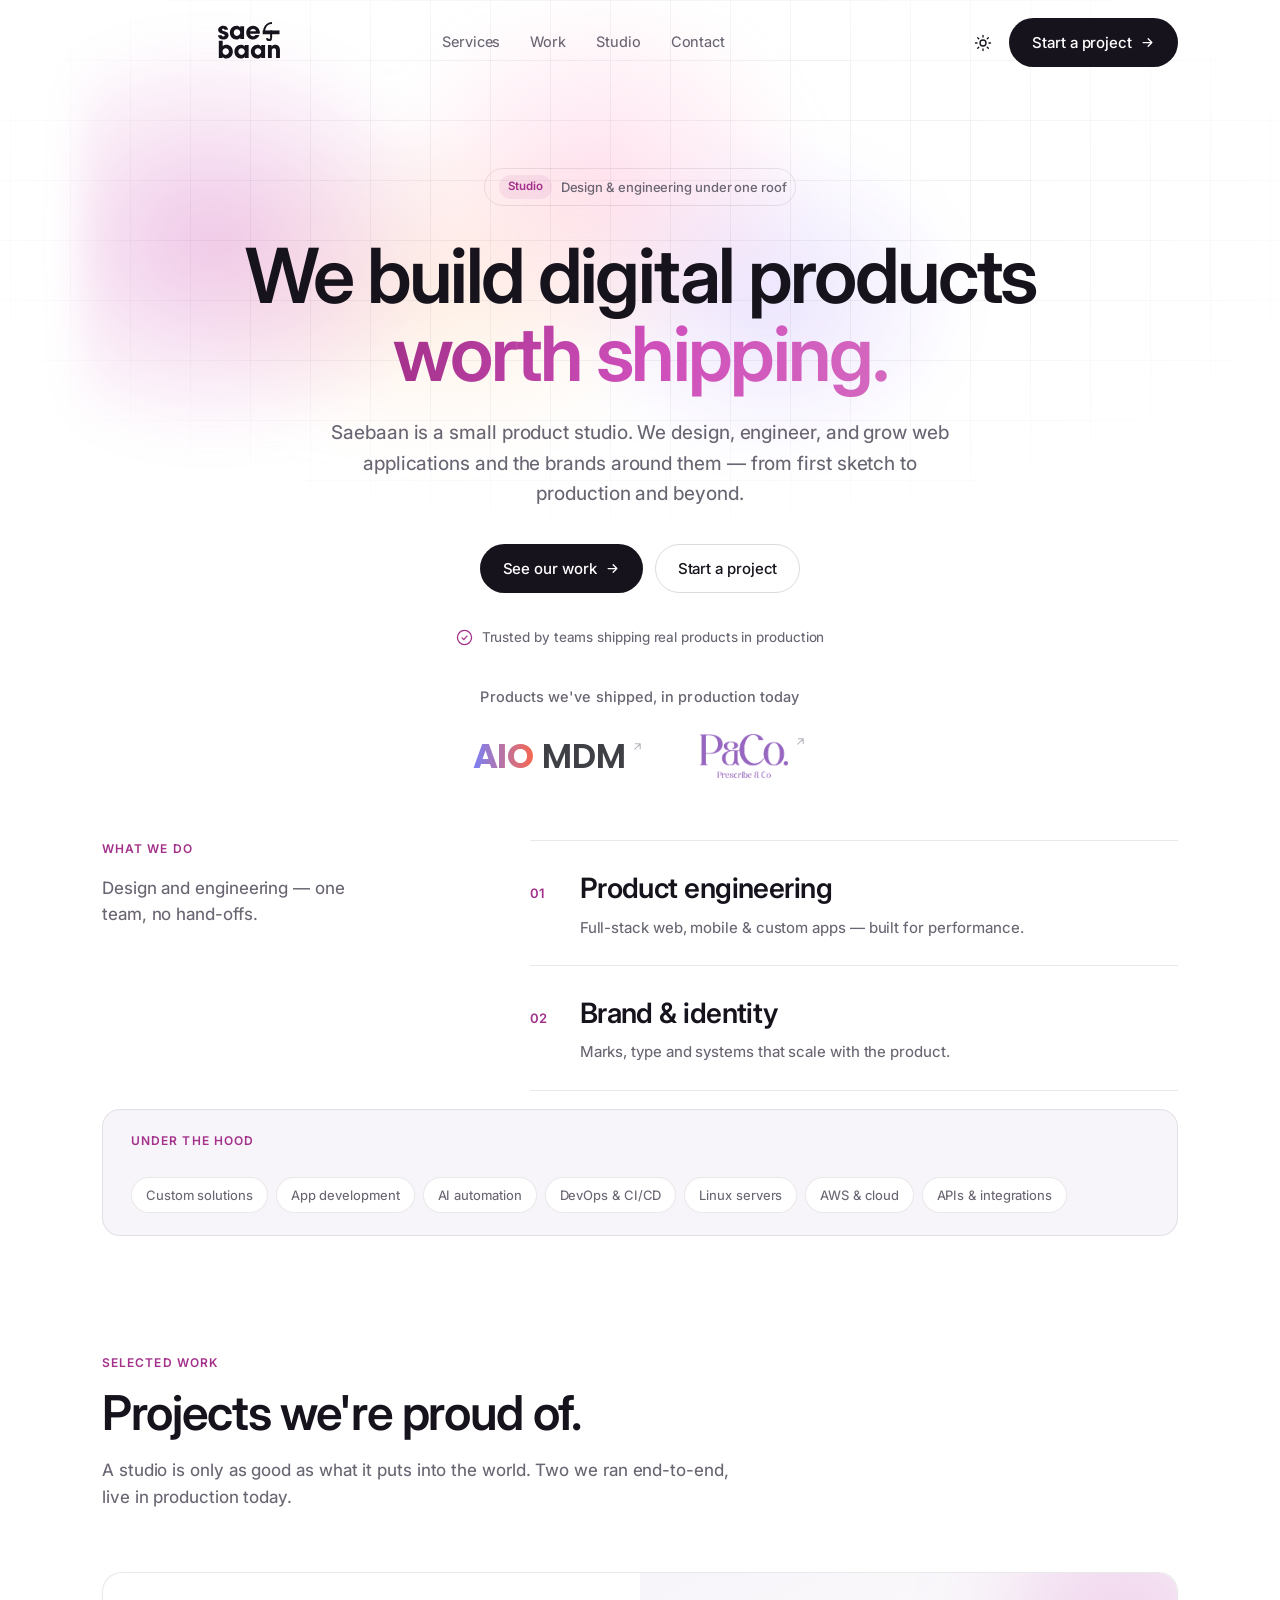
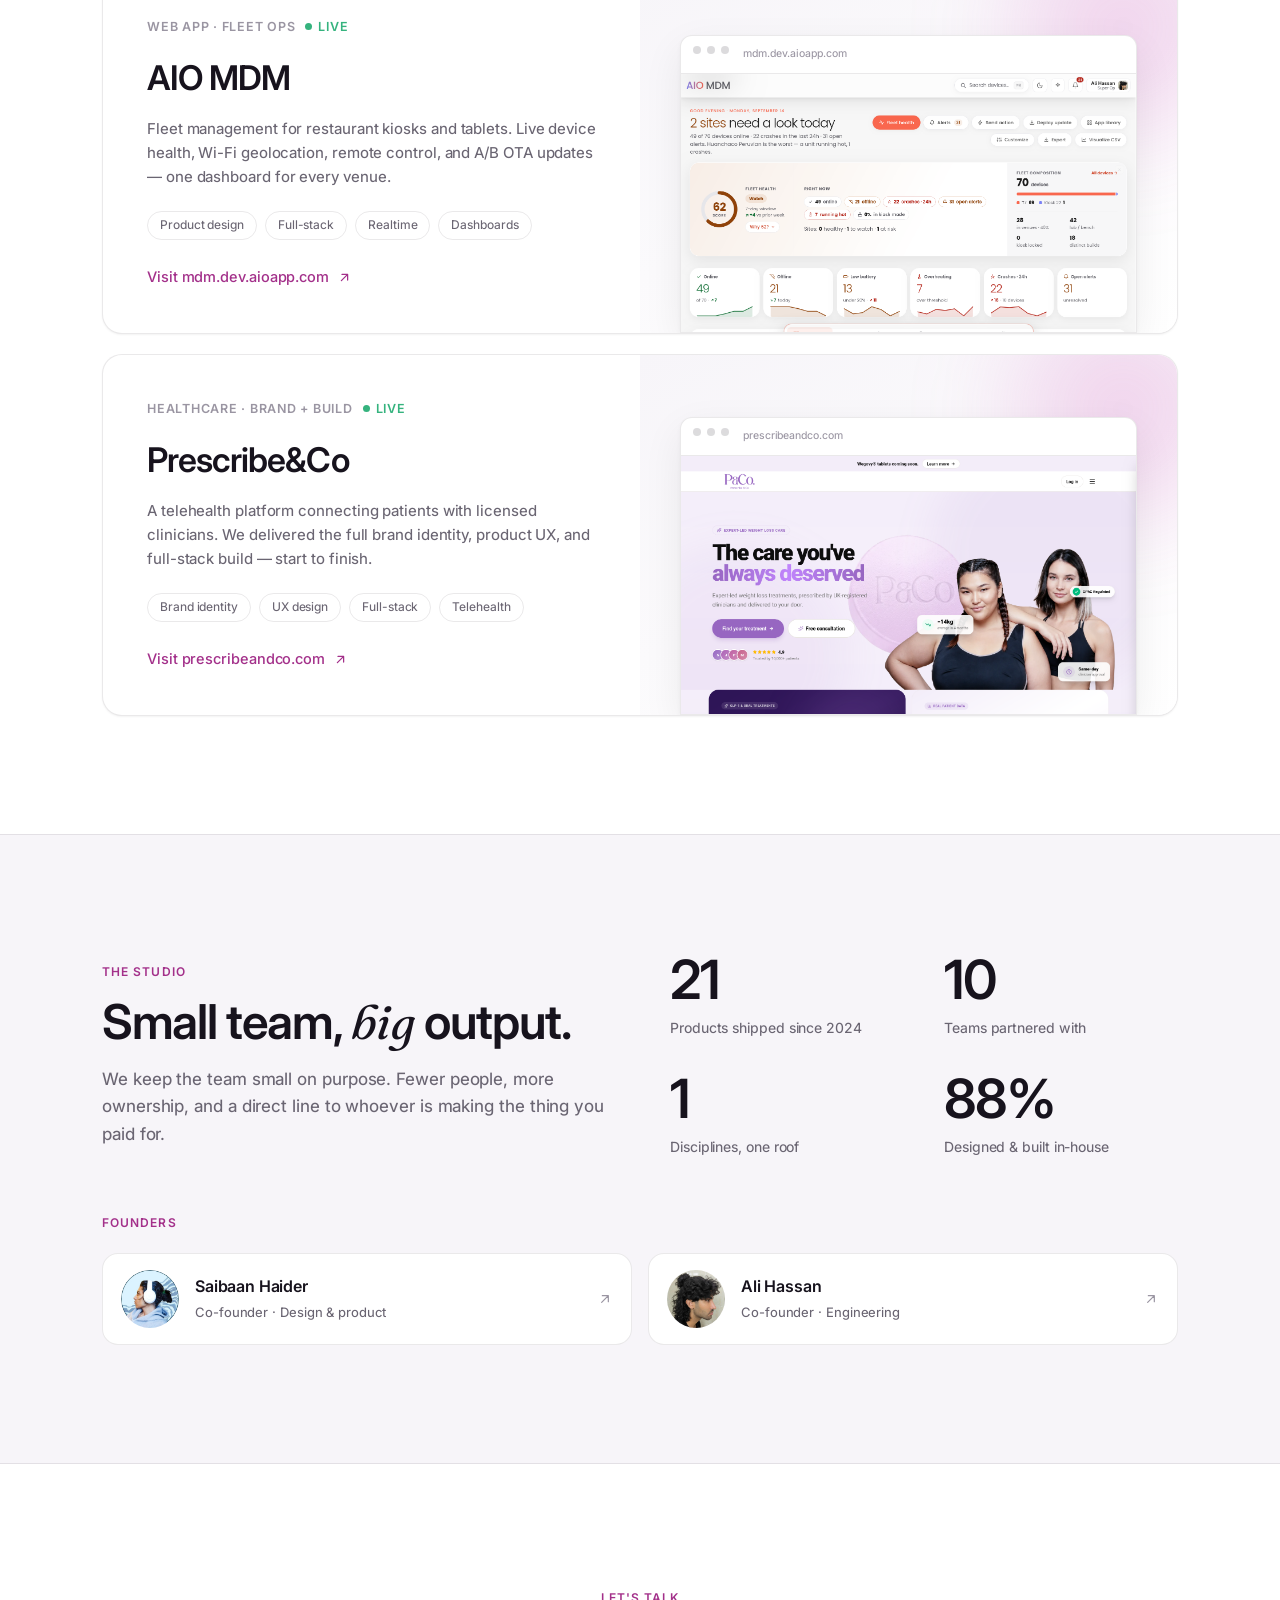
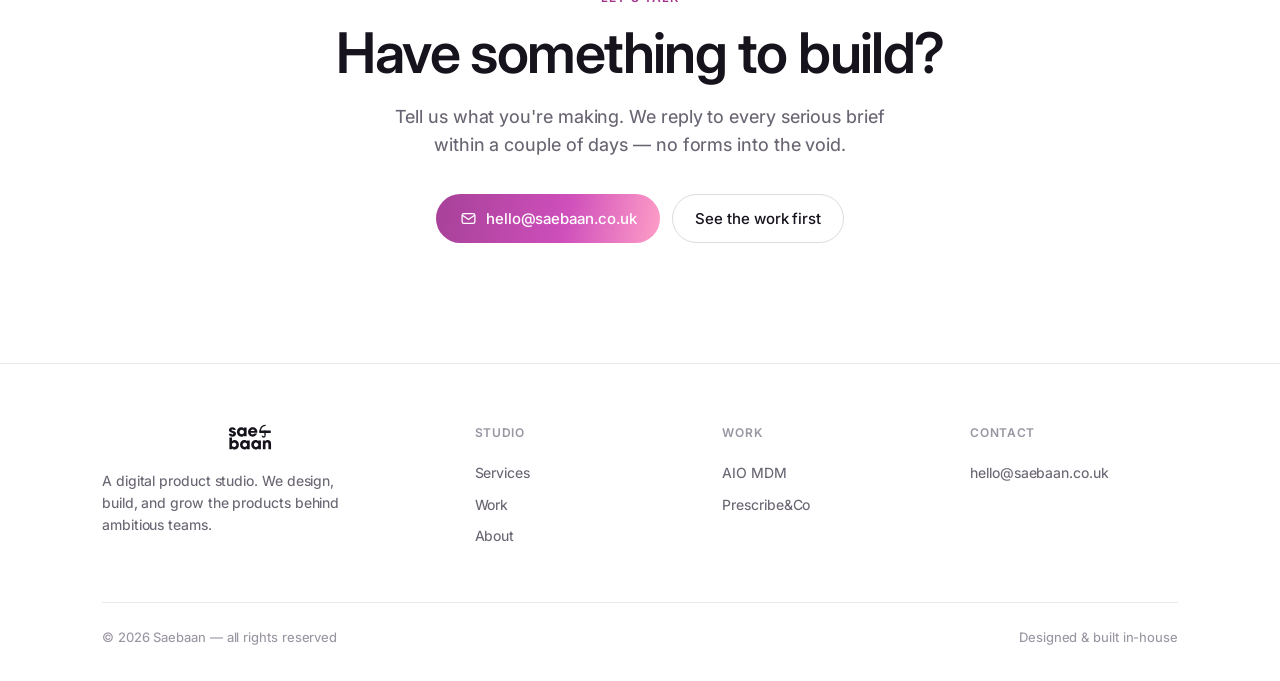
<file: demos/demo-4-studio.html>
<!DOCTYPE html>
<html lang="en" data-theme="light">
<head>
<meta charset="UTF-8">
<meta name="viewport" content="width=device-width, initial-scale=1.0">
<title>Saebaan — Digital product studio</title>
<meta name="description" content="Saebaan is a digital product studio. We design, build, and grow web applications and the brands around them.">
<link rel="icon" href="assets/favicon.svg" type="image/svg+xml">
<link rel="preconnect" href="https://fonts.googleapis.com">
<link rel="preconnect" href="https://fonts.gstatic.com" crossorigin>
<link href="https://fonts.googleapis.com/css2?family=Inter:wght@400;450;500;600;700&family=Fraunces:ital,opsz,wght@1,9..144,400;1,9..144,500&family=Poppins:wght@600;700&display=swap" rel="stylesheet">
<style>
  :root {
    --bg: #ffffff;
    --bg-soft: #f7f5f9;
    --ink: #17131d;
    --muted: #6a6572;
    --faint: #9a95a2;
    --line: rgba(23,19,29,.09);
    --line-2: rgba(23,19,29,.15);
    --card: #ffffff;
    --accent: #a3308a;
    --accent-2: #cf4fbb;
    --accent-soft: rgba(163,48,138,.08);
    --grad: linear-gradient(100deg, #a64198, #cf4fbb 58%, #ff9ec7);
    --shadow-sm: 0 1px 2px rgba(23,19,29,.05);
    --shadow: 0 2px 4px rgba(23,19,29,.04), 0 14px 40px rgba(23,19,29,.07);
    --shadow-lg: 0 30px 70px rgba(23,19,29,.14);
    --glow: rgba(207,79,187,.28);
    --grid-line: rgba(23,19,29,.05);
  }
  html[data-theme="dark"] {
    --bg: #0b0910;
    --bg-soft: #100c17;
    --ink: #f4f1f6;
    --muted: rgba(244,241,246,.62);
    --faint: rgba(244,241,246,.4);
    --line: rgba(255,255,255,.09);
    --line-2: rgba(255,255,255,.16);
    --card: #120e1a;
    --accent: #db72c6;
    --accent-2: #e88fd4;
    --accent-soft: rgba(219,114,198,.12);
    --shadow-sm: 0 1px 2px rgba(0,0,0,.4);
    --shadow: 0 2px 4px rgba(0,0,0,.3), 0 16px 44px rgba(0,0,0,.5);
    --shadow-lg: 0 40px 90px rgba(0,0,0,.6);
    --glow: rgba(219,114,198,.32);
    --grid-line: rgba(255,255,255,.05);
  }

  * { box-sizing: border-box; }
  html { scroll-behavior: smooth; scroll-padding-top: 96px; }
  body { margin: 0; background: var(--bg); color: var(--ink); font-family: 'Inter', system-ui, -apple-system, sans-serif; font-weight: 450; -webkit-font-smoothing: antialiased; line-height: 1.55; overflow-x: hidden; letter-spacing: -.005em; }
  a { color: inherit; text-decoration: none; }
  ::selection { background: var(--accent); color: #fff; }
  .wrap { max-width: 1140px; margin: 0 auto; padding: 0 32px; }
  h1, h2, h3 { margin: 0; font-weight: 600; letter-spacing: -.028em; text-wrap: balance; }
  .serif { font-family: 'Fraunces', Georgia, serif; font-style: italic; font-weight: 400; letter-spacing: -.01em; }
  .label { font-size: 12px; font-weight: 600; letter-spacing: .09em; text-transform: uppercase; color: var(--accent); }

  /* buttons */
  .btn { display: inline-flex; align-items: center; gap: 8px; font-family: inherit; font-size: 15px; font-weight: 500; padding: 12px 22px; border-radius: 30px; cursor: pointer; border: 1px solid transparent; transition: transform .14s ease, box-shadow .18s ease, background .18s, border-color .18s; }
  .btn-primary { background: var(--ink); color: var(--bg); }
  .btn-primary:hover { transform: translateY(-1px); box-shadow: var(--shadow); }
  .btn-primary svg { width: 15px; height: 15px; fill: none; stroke: currentColor; stroke-width: 2; stroke-linecap: round; stroke-linejoin: round; transition: transform .16s; }
  .btn-primary:hover svg { transform: translateX(3px); }
  .btn-ghost { background: transparent; color: var(--ink); border-color: var(--line-2); }
  .btn-ghost:hover { border-color: var(--ink); }

  /* logo */
  .logo { color: var(--ink); height: 30px; display: block; }
  nav .logo { height: 44px; }
  .logo svg { height: 100%; width: auto; }

  /* nav */
  nav { position: fixed; top: 0; left: 0; right: 0; z-index: 50; transition: background .25s, border-color .25s, backdrop-filter .25s; border-bottom: 1px solid transparent; }
  nav.scrolled { background: color-mix(in srgb, var(--bg) 82%, transparent); -webkit-backdrop-filter: blur(16px); backdrop-filter: blur(16px); border-color: var(--line); }
  .nav-in { max-width: 1140px; margin: 0 auto; padding: 18px 32px; display: flex; align-items: center; justify-content: space-between; gap: 24px; }
  .nav-l { display: flex; align-items: center; gap: 40px; }
  .nav-links { display: flex; gap: 30px; }
  .nav-links a { font-size: 14.5px; color: var(--muted); transition: color .15s; }
  .nav-links a:hover { color: var(--ink); }
  .nav-r { display: flex; align-items: center; gap: 6px; }
  .icon-btn { width: 40px; height: 40px; border-radius: 9px; border: 0; background: transparent; color: var(--ink); display: grid; place-items: center; cursor: pointer; transition: background .15s; }
  .icon-btn:hover { background: var(--accent-soft); }
  .icon-btn svg { width: 18px; height: 18px; }
  .moon { display: none; } html[data-theme="dark"] .moon { display: block; } html[data-theme="dark"] .sun { display: none; }

  /* hero */
  .hero { padding: 168px 0 28px; text-align: center; position: relative; overflow: hidden; }
  .hero-grid { position: absolute; inset: 0; z-index: 0; pointer-events: none;
    background-image: linear-gradient(var(--grid-line) 1px, transparent 1px), linear-gradient(90deg, var(--grid-line) 1px, transparent 1px);
    background-size: 60px 60px; background-position: center top;
    -webkit-mask-image: radial-gradient(ellipse 72% 62% at 50% 32%, #000 42%, transparent 80%);
    mask-image: radial-gradient(ellipse 72% 62% at 50% 32%, #000 42%, transparent 80%); }
  .hero::before { content: ""; position: absolute; z-index: 0; top: -60px; left: 50%; transform: translateX(-50%); width: 1120px; max-width: 116vw; height: 660px; pointer-events: none; filter: blur(18px);
    background:
      radial-gradient(closest-side, rgba(212,104,191,.36), transparent 78%) -190px 30px / 640px 540px no-repeat,
      radial-gradient(closest-side, rgba(255,158,199,.30), transparent 78%) 240px 0 / 560px 470px no-repeat,
      radial-gradient(closest-side, rgba(255,191,135,.22), transparent 80%) 30px 130px / 660px 440px no-repeat,
      radial-gradient(closest-side, rgba(139,92,246,.16), transparent 80%) 430px 150px / 520px 420px no-repeat;
    animation: auroraDrift 17s ease-in-out infinite; }
  .hero .wrap { position: relative; z-index: 1; }
  @keyframes auroraDrift { 0%,100% { transform: translateX(-50%) translateY(0) scale(1); } 50% { transform: translateX(-50%) translateY(-16px) scale(1.05); } }
  .hero-eyebrow { display: inline-flex; align-items: center; gap: 9px; font-size: 13px; font-weight: 500; color: var(--muted); border: 1px solid var(--line); border-radius: 30px; padding: 6px 8px 6px 14px; margin-bottom: 30px; }
  .hero-eyebrow .tag { background: var(--accent-soft); color: var(--accent); font-size: 11.5px; font-weight: 600; padding: 3px 9px; border-radius: 20px; }
  h1 { font-size: clamp(42px, 6vw, 76px); line-height: 1.03; letter-spacing: -.035em; }
  .hero p { max-width: 54ch; margin: 26px auto 34px; color: var(--muted); font-size: clamp(16px, 1.5vw, 19px); line-height: 1.6; font-weight: 450; }
  .hero-cta { display: flex; gap: 12px; justify-content: center; flex-wrap: wrap; }
  .hero-trust { margin-top: 34px; font-size: 13.5px; color: var(--muted); display: flex; align-items: center; justify-content: center; gap: 9px; }
  .ht-check { width: 17px; height: 17px; flex: none; fill: none; stroke: var(--accent); stroke-width: 1.8; stroke-linecap: round; stroke-linejoin: round; }
  .hero-trust .dots { display: flex; } .hero-trust .dots i { width: 22px; height: 22px; border-radius: 50%; background: var(--grad); border: 2px solid var(--bg); margin-left: -7px; } .hero-trust .dots i:first-child { margin-left: 0; }

  /* product surface */
  .surface-shell { position: relative; margin: 72px auto 0; max-width: 1080px; padding: 0 32px; }
  .surface-glow { position: absolute; left: 50%; top: 8%; width: 82%; height: 80%; transform: translateX(-50%); background: radial-gradient(ellipse at center, var(--glow), transparent 68%); filter: blur(50px); z-index: 0; }
  .surface { position: relative; z-index: 1; border: 1px solid var(--line); border-radius: 16px; background: var(--card); box-shadow: var(--shadow-lg); overflow: hidden; }
  .surface-bar { display: flex; align-items: center; gap: 8px; padding: 13px 16px; border-bottom: 1px solid var(--line); }
  .surface-bar .dots { display: flex; gap: 7px; } .surface-bar .dots i { width: 11px; height: 11px; border-radius: 50%; background: var(--line-2); }
  .surface-bar .url { margin: 0 auto; font-size: 12.5px; color: var(--faint); background: var(--bg-soft); padding: 5px 16px; border-radius: 7px; }
  .app { display: grid; grid-template-columns: 210px 1fr; min-height: 420px; }
  .app-side { border-right: 1px solid var(--line); padding: 20px 16px; background: var(--bg-soft); }
  .app-side .brand { display: flex; align-items: center; gap: 8px; font-weight: 600; font-size: 14px; margin-bottom: 22px; }
  .app-side .brand .sq { width: 22px; height: 22px; border-radius: 6px; background: var(--grad); }
  .app-side .nav-item { display: flex; align-items: center; gap: 10px; padding: 9px 11px; border-radius: 8px; font-size: 13px; color: var(--muted); margin-bottom: 2px; }
  .app-side .nav-item.on { background: var(--accent-soft); color: var(--accent); font-weight: 500; }
  .app-side .nav-item .ic { width: 15px; height: 15px; border-radius: 4px; border: 1.5px solid currentColor; opacity: .7; }
  .app-main { padding: 22px 24px; }
  .app-head { display: flex; align-items: center; justify-content: space-between; margin-bottom: 20px; }
  .app-head h4 { margin: 0; font-size: 16px; font-weight: 600; }
  .app-head .pill { font-size: 11.5px; color: var(--accent); background: var(--accent-soft); padding: 5px 11px; border-radius: 20px; font-weight: 500; }
  .app-stats { display: grid; grid-template-columns: repeat(3, 1fr); gap: 12px; margin-bottom: 18px; }
  .app-stat { border: 1px solid var(--line); border-radius: 11px; padding: 14px; }
  .app-stat .k { font-size: 11px; color: var(--faint); text-transform: uppercase; letter-spacing: .05em; }
  .app-stat .v { font-size: 24px; font-weight: 600; letter-spacing: -.02em; margin-top: 6px; }
  .app-stat .v small { font-size: 12px; color: #35b37e; font-weight: 500; margin-left: 5px; }
  .app-chart { border: 1px solid var(--line); border-radius: 11px; padding: 16px 16px 8px; }
  .app-chart .ct { display: flex; justify-content: space-between; align-items: center; margin-bottom: 10px; }
  .app-chart .ct b { font-size: 13px; font-weight: 600; } .app-chart .ct span { font-size: 11.5px; color: var(--faint); }
  .app-chart svg { width: 100%; height: 92px; display: block; color: var(--accent); }
  .hero-shot { display: block; width: 100%; height: auto; }

  /* logo cloud */
  .cloud { padding: 10px 0 6px; text-align: center; }
  .cloud p { margin: 0 0 22px; }
  .cloud p { font-size: 14.5px; font-weight: 500; color: var(--muted); margin: 0 0 26px; letter-spacing: .005em; }
  .cloud-row { display: flex; align-items: center; justify-content: center; gap: 56px; flex-wrap: wrap; }
  .clogo-link { display: inline-flex; align-items: flex-start; gap: 6px; cursor: pointer; transition: transform .18s ease; }
  .clogo-link:hover { transform: translateY(-2px); }
  .aiomdm { font-family: 'Poppins', system-ui, sans-serif; font-size: 34px; line-height: 1; letter-spacing: -.01em; white-space: nowrap; }
  .aiomdm .b-aio { font-weight: 700; background: linear-gradient(90deg, #7a80f6 0%, #f9674e 100%); -webkit-background-clip: text; background-clip: text; -webkit-text-fill-color: transparent; color: transparent; }
  .aiomdm .b-mdm { font-weight: 600; color: #3f3f46; }
  html[data-theme="dark"] .aiomdm .b-mdm { color: #fff; }
  .paco-logo { display: block; height: 44px; width: 88px; background: #9766C1; -webkit-mask: url(assets/paco-logo.png) left center / contain no-repeat; mask: url(assets/paco-logo.png) left center / contain no-repeat; }
  html[data-theme="dark"] .paco-logo { background: #b794d4; }
  .clogo-link .ext { width: 13px; height: 13px; margin-top: 1px; flex: none; fill: none; stroke: var(--faint); stroke-width: 2; stroke-linecap: round; stroke-linejoin: round; opacity: .7; transition: stroke .2s, opacity .2s, transform .18s; }
  .clogo-link:hover .ext { stroke: var(--accent); opacity: 1; transform: translate(1px,-1px); }

  /* sections */
  .sec { padding: 118px 0; }
  .sec-head { max-width: 640px; margin-bottom: 60px; }
  .sec-head.center { margin-left: auto; margin-right: auto; text-align: center; }
  .sec-head .label { display: block; margin-bottom: 16px; }
  .sec-head h2 { font-size: clamp(30px, 4vw, 48px); line-height: 1.06; }
  .sec-head p { margin: 18px 0 0; color: var(--muted); font-size: 17px; line-height: 1.6; }

  /* what we do — discipline list */
  .svc2 { display: grid; grid-template-columns: 0.82fr 1.4fr; gap: 48px; align-items: start; }
  .svc2-intro .label { display: block; margin-bottom: 16px; }
  .svc2-intro p { margin: 0; color: var(--muted); font-size: 17px; line-height: 1.55; max-width: 24ch; }
  .svc2-list { display: flex; flex-direction: column; }
  .disc { display: flex; align-items: baseline; gap: 24px; padding: 26px 0; border-top: 1px solid var(--line); }
  .disc:last-child { border-bottom: 1px solid var(--line); }
  .disc-no { font-size: 13px; font-weight: 600; color: var(--accent); flex: none; width: 26px; }
  .disc-main h3 { font-size: clamp(21px, 2.3vw, 28px); letter-spacing: -.02em; margin: 0 0 6px; }
  .disc-main p { margin: 0; color: var(--muted); font-size: 15px; line-height: 1.5; }
  /* capabilities band */
  .cap { margin-top: 18px; border: 1px solid var(--line); border-radius: 18px; background: var(--bg-soft); padding: 22px 28px; display: flex; align-items: center; gap: 26px; flex-wrap: wrap; }
  .cap-label { font-size: 12px; font-weight: 600; letter-spacing: .09em; text-transform: uppercase; color: var(--accent); flex: none; }
  .cap-tags { display: flex; gap: 8px; flex-wrap: wrap; }
  .cap-tags span { font-size: 13px; color: var(--muted); background: var(--card); border: 1px solid var(--line); border-radius: 30px; padding: 7px 14px; }

  /* work */
  .work { display: grid; gap: 20px; }
  .proj { display: grid; grid-template-columns: 1fr 1fr; border: 1px solid var(--line); border-radius: 20px; overflow: hidden; background: var(--card); box-shadow: var(--shadow-sm); transition: box-shadow .25s, transform .25s; }
  .proj:hover { box-shadow: var(--shadow); transform: translateY(-3px); }
  .proj.flip .proj-media { order: 2; }
  .proj-body { padding: 44px 44px; display: flex; flex-direction: column; }
  .proj-body .pl { font-size: 12.5px; font-weight: 600; letter-spacing: .06em; text-transform: uppercase; color: var(--faint); display: flex; align-items: center; gap: 10px; }
  .proj-body .pl .live { color: #35b37e; display: inline-flex; align-items: center; gap: 6px; }
  .proj-body .pl .live::before { content: ""; width: 7px; height: 7px; border-radius: 50%; background: #35b37e; }
  .proj-body h3 { font-size: clamp(26px, 3vw, 34px); margin: 16px 0 12px; }
  .proj-body p { margin: 0; color: var(--muted); font-size: 15px; line-height: 1.62; }
  .proj-tags { display: flex; gap: 8px; flex-wrap: wrap; margin: 22px 0 26px; }
  .proj-tags span { font-size: 12px; color: var(--muted); border: 1px solid var(--line); border-radius: 20px; padding: 4px 12px; }
  .proj-link { margin-top: auto; display: inline-flex; align-items: center; gap: 8px; font-size: 14.5px; font-weight: 500; color: var(--accent); }
  .proj-link svg { width: 15px; height: 15px; fill: none; stroke: currentColor; stroke-width: 2; stroke-linecap: round; stroke-linejoin: round; transition: transform .16s; }
  .proj:hover .proj-link svg { transform: translate(2px,-2px); }
  .proj-media { position: relative; background: linear-gradient(155deg, var(--bg-soft), var(--card)); padding: 40px 40px 0; display: flex; align-items: flex-end; overflow: hidden; min-height: 340px; }
  .proj-media::before { content: ""; position: absolute; top: -30%; right: -20%; width: 60%; height: 90%; background: radial-gradient(circle, var(--glow), transparent 70%); filter: blur(40px); }
  .mini { position: relative; width: 100%; border: 1px solid var(--line); border-top-left-radius: 12px; border-top-right-radius: 12px; background: var(--card); box-shadow: var(--shadow); overflow: hidden; }
  .mini .mbar { display: flex; gap: 6px; padding: 10px 12px; border-bottom: 1px solid var(--line); }
  .mini .mbar i { width: 8px; height: 8px; border-radius: 50%; background: var(--line-2); }
  .mini .mbar .u { margin-left: 8px; font-size: 10.5px; color: var(--faint); }
  .mini .mbody { padding: 16px; }
  .mini .shot { display: block; width: 100%; height: 258px; object-fit: cover; object-position: top center; }
  .mrow { display: flex; align-items: center; gap: 10px; padding: 9px 0; border-bottom: 1px solid var(--line); }
  .mrow:last-child { border-bottom: 0; }
  .mrow .st { width: 8px; height: 8px; border-radius: 50%; background: #35b37e; flex: none; }
  .mrow .st.warn { background: #e6a23c; }
  .mrow .nm { font-size: 12px; color: var(--ink); flex: 1; }
  .mrow .mt { font-size: 11px; color: var(--faint); }
  .mgrid { display: grid; grid-template-columns: 1fr 1fr; gap: 10px; margin-bottom: 14px; }
  .mgrid div { border: 1px solid var(--line); border-radius: 9px; padding: 11px; }
  .mgrid .k { font-size: 10px; color: var(--faint); text-transform: uppercase; letter-spacing: .05em; }
  .mgrid .v { font-size: 19px; font-weight: 600; margin-top: 4px; }
  .rx { display: flex; flex-direction: column; gap: 10px; }
  .rx .pillrow { display: flex; align-items: center; justify-content: space-between; border: 1px solid var(--line); border-radius: 9px; padding: 11px 13px; }
  .rx .pillrow .nm { font-size: 12.5px; font-weight: 500; }
  .rx .pillrow .badge { font-size: 10.5px; color: var(--accent); background: var(--accent-soft); padding: 3px 9px; border-radius: 20px; }
  .rx .bar { height: 6px; border-radius: 4px; background: var(--bg-soft); overflow: hidden; }
  .rx .bar b { display: block; height: 100%; border-radius: 4px; background: var(--grad); }

  /* approach band */
  .approach { background: var(--bg-soft); border-top: 1px solid var(--line); border-bottom: 1px solid var(--line); }
  .approach-grid { display: grid; grid-template-columns: 1fr 1fr; gap: 60px; align-items: center; }
  .approach .stats { display: grid; grid-template-columns: 1fr 1fr; gap: 34px 40px; }
  .approach .stat .n { font-size: clamp(38px, 4.6vw, 54px); font-weight: 600; letter-spacing: -.03em; line-height: 1; }
  .approach .stat .l { color: var(--muted); font-size: 14px; margin-top: 10px; max-width: 22ch; }

  /* founders */
  .founders-wrap { margin-top: 56px; }
  .founders { display: grid; grid-template-columns: 1fr 1fr; gap: 16px; }
  .founder { display: flex; align-items: center; gap: 16px; padding: 16px 18px; border: 1px solid var(--line); border-radius: 16px; background: var(--card); transition: border-color .2s ease, box-shadow .2s ease; }
  .founder:hover { border-color: var(--line-2); box-shadow: var(--shadow-sm); }
  .founder img { width: 58px; height: 58px; border-radius: 50%; object-fit: cover; flex: none; }
  .f-info { flex: 1; min-width: 0; }
  .f-info b { display: block; font-size: 16px; font-weight: 600; letter-spacing: -.01em; }
  .f-info span { font-size: 13px; color: var(--muted); }
  .f-ext { width: 16px; height: 16px; flex: none; fill: none; stroke: var(--faint); stroke-width: 1.8; stroke-linecap: round; stroke-linejoin: round; transition: stroke .2s, transform .18s; }
  .founder:hover .f-ext { stroke: var(--accent); transform: translate(1px,-1px); }

  /* contact CTA (from demo 1) */
  .contact { text-align: center; padding: 120px 0; }
  .contact-inner { max-width: 620px; margin: 0 auto; }
  .contact h2 { font-size: clamp(34px, 4.6vw, 56px); line-height: 1.04; }
  .contact p { color: var(--muted); font-size: 18px; line-height: 1.6; margin: 20px auto 34px; max-width: 48ch; }
  .contact .row { display: flex; gap: 12px; justify-content: center; flex-wrap: wrap; }
  .btn-mail { display: inline-flex; align-items: center; gap: 9px; padding: 12px 24px; border-radius: 40px; background: var(--grad); color: #fff; font-family: inherit; font-size: 15px; font-weight: 500; border: 0; cursor: pointer; transition: opacity .15s ease; }
  .btn-mail:hover { opacity: .9; }
  .btn-mail svg { width: 17px; height: 17px; fill: none; stroke: #fff; stroke-width: 1.8; stroke-linecap: round; stroke-linejoin: round; }

  /* footer */
  footer { border-top: 1px solid var(--line); padding: 60px 0 34px; }
  .foot-grid { display: grid; grid-template-columns: 1.6fr 1fr 1fr 1fr; gap: 40px; }
  .foot-grid p { color: var(--muted); font-size: 14px; margin: 16px 0 0; max-width: 30ch; }
  .foot-grid h6 { margin: 0 0 14px; font-size: 12px; font-weight: 600; letter-spacing: .06em; text-transform: uppercase; color: var(--faint); }
  .foot-grid a { display: block; padding: 5px 0; font-size: 14px; color: var(--muted); }
  .foot-grid a:hover { color: var(--accent); }
  .foot-bottom { display: flex; justify-content: space-between; margin-top: 50px; padding-top: 24px; border-top: 1px solid var(--line); font-size: 13px; color: var(--faint); flex-wrap: wrap; gap: 8px; }

  /* headline accent + floating hero chip */
  .hl { background: linear-gradient(100deg, #a3308a 0%, #cf4fbb 52%, #d468bf 100%); -webkit-background-clip: text; background-clip: text; -webkit-text-fill-color: transparent; color: transparent; }
  .surface-chip { position: absolute; z-index: 3; right: -6px; top: 62px; background: var(--card); border: 1px solid var(--line); box-shadow: var(--shadow); border-radius: 13px; padding: 10px 14px; font-size: 12.5px; font-weight: 500; display: flex; align-items: center; gap: 8px; }
  .surface-chip .up { color: #35b37e; font-weight: 700; }

  /* product-accurate mini mockups */
  .mini.mdm { --p: #F9674E; }
  .mini.paco { --p: #7c3aed; }
  .ringwrap { position: relative; width: 54px; height: 54px; flex: none; color: var(--p); }
  .ringwrap svg { width: 54px; height: 54px; display: block; }
  .ringwrap svg .track { stroke: var(--line); }
  .ringwrap b { position: absolute; inset: 0; display: grid; place-items: center; font-size: 16px; font-weight: 700; letter-spacing: -.02em; }
  .mdm-top { display: flex; align-items: center; gap: 14px; margin-bottom: 14px; }
  .mdm-top .mk { font-size: 12.5px; font-weight: 600; }
  .mdm-top .msmall { font-size: 11px; color: var(--faint); margin-top: 3px; line-height: 1.4; }
  .chips3 { display: grid; grid-template-columns: repeat(3, 1fr); gap: 8px; }
  .chipstat { border: 1px solid var(--line); border-radius: 9px; padding: 9px 10px; }
  .chipstat .k { font-size: 9.5px; color: var(--faint); text-transform: uppercase; letter-spacing: .04em; }
  .chipstat .v { font-size: 17px; font-weight: 700; margin-top: 1px; letter-spacing: -.02em; }
  .chipstat svg { width: 100%; height: 18px; display: block; margin-top: 5px; }
  .paco-body { background: linear-gradient(160deg, rgba(124,58,237,.12), transparent 70%); }
  .paco-head { font-size: 20px; font-weight: 700; letter-spacing: -.02em; line-height: 1.08; }
  .paco-head span { color: var(--p); display: block; }
  .paco-badges { display: flex; flex-direction: column; align-items: flex-start; gap: 8px; margin: 16px 0; }
  .pbadge { display: inline-flex; align-items: center; gap: 8px; background: var(--card); border: 1px solid var(--line); box-shadow: var(--shadow-sm); border-radius: 30px; padding: 6px 13px; font-size: 11.5px; font-weight: 500; }
  .pbadge .ok { width: 15px; height: 15px; border-radius: 50%; background: #35b37e; display: inline-grid; place-items: center; }
  .pbadge .ok::after { content: "✓"; color: #fff; font-size: 9px; line-height: 1; }
  .paco-pill { display: inline-flex; align-items: center; gap: 7px; background: var(--p); color: #fff; border-radius: 30px; padding: 9px 17px; font-size: 12.5px; font-weight: 500; }
  @media (max-width: 920px) { .surface-chip { display: none; } }

  .reveal { opacity: 0; transform: translateY(22px); transition: opacity .7s ease, transform .7s ease; }
  .reveal.in { opacity: 1; transform: none; }
  @media (prefers-reduced-motion: reduce) { .reveal { opacity: 1; transform: none; transition: none; } .hero::before { animation: none; } }

  @media (max-width: 920px) {
    .wrap { padding: 0 20px; } .nav-in { padding: 14px 20px; }
    .nav-links { display: none; }
    .surface-shell { padding: 0 20px; }
    .app { grid-template-columns: 1fr; } .app-side { display: none; }
    .svc2 { grid-template-columns: 1fr; gap: 24px; }
    .cap { flex-direction: column; align-items: flex-start; gap: 14px; }
    .founders { grid-template-columns: 1fr; }
    .proj, .proj.flip .proj-media { grid-template-columns: 1fr; order: 0; }
    .proj-media { min-height: 280px; }
    .approach-grid { grid-template-columns: 1fr; gap: 40px; }
    .foot-grid { grid-template-columns: 1fr 1fr; }
    .foot-bottom { flex-direction: column; }
  }
</style>
</head>
<body>

<svg width="0" height="0" style="position:absolute" aria-hidden="true"><symbol id="logo" viewBox="125 135 375 215">
  <g fill="currentColor" stroke="currentColor">
    <path stroke="none" d="M177.33 177.88c-.11-3.65-2.74-4.8-5.82-4.8s-5.48 1.83-5.48 4.22c0 3.43 3.08 5.14 11.88 7.42 15.07 4 19.98 10.05 19.98 19.3 0 13.25-11.42 21.58-25.81 21.58s-24.44-8.11-25.81-21.01h18.84c.57 4 3.43 5.82 7.19 5.82 3.31 0 6.62-1.94 6.62-4.91 0-3.54-2.17-5.37-11.65-8.34-15.99-4.91-20.21-11.19-20.21-18.61 0-12.56 11.76-20.67 24.55-20.67 13.7 0 23.41 7.54 24.32 19.98h-18.61Z"/>
    <path stroke="none" d="M254.99 223.44v-6.85h-.23c-2.74 5.6-10.28 9.02-18.61 9.02-18.73 0-31.74-14.73-31.74-33.91s13.59-33.8 31.74-33.8c7.77 0 14.96 3.08 18.61 8.91h.23v-6.74h18.96v63.37h-18.96Zm0-31.75c0-8.91-7.19-16.1-16.1-16.1s-15.53 7.19-15.53 16.33 6.97 15.99 15.76 15.99 15.87-7.08 15.87-16.21Zm48.07 5.83c1.03 7.19 7.08 11.99 14.84 11.99 5.14 0 8.45-1.94 11.53-5.94h19.41c-6.05 13.82-17.59 21.92-30.94 21.92-18.27 0-33.57-14.73-33.57-33.57s14.62-34.03 33.23-34.03 33.46 14.96 33.46 34.6c0 1.83-.11 3.31-.46 5.02h-47.5Zm29.01-12.79c-1.48-6.51-7.19-10.85-14.5-10.85-6.85 0-12.79 4.11-14.27 10.85h28.78Z"/>
    <path stroke="none" d="M150.39 316.06v-84.5h18.95v26.15c5.02-5.37 11.42-7.19 18.04-7.19 16.44 0 31.52 12.33 31.52 33.46 0 19.53-12.45 34.26-31.97 34.26-7.65 0-15.3-3.54-18.16-8.91h-.23v6.74h-18.16Zm49.55-31.75c0-8.45-6.51-16.1-15.64-16.1s-15.64 7.19-15.64 15.99c0 9.36 6.62 16.33 15.42 16.33s15.87-7.08 15.87-16.21Zm77.2 31.75v-6.85h-.23c-2.74 5.6-10.28 9.02-18.61 9.02-18.73 0-31.74-14.73-31.74-33.91s13.59-33.8 31.74-33.8c7.77 0 14.96 3.08 18.61 8.91h.23v-6.74h18.95v63.37h-18.95Zm0-31.75c0-8.91-7.19-16.1-16.1-16.1s-15.53 7.19-15.53 16.33 6.97 15.99 15.76 15.99 15.87-7.08 15.87-16.21Zm80.39 31.75v-6.85h-.23c-2.74 5.6-10.28 9.02-18.61 9.02-18.73 0-31.74-14.73-31.74-33.91s13.59-33.8 31.74-33.8c7.76 0 14.96 3.08 18.61 8.91h.23v-6.74h18.95v63.37h-18.95Zm0-31.75c0-8.91-7.19-16.1-16.1-16.1s-15.53 7.19-15.53 16.33 6.96 15.99 15.76 15.99 15.87-7.08 15.87-16.21Zm72.52 31.75v-35.17c0-8.56-2.97-12.56-9.93-12.56-7.65 0-10.85 4.22-10.85 12.79v34.94h-18.95v-63.37h17.7v6.74h.23c4-6.51 9.59-8.91 17.24-8.91 11.42 0 23.52 6.39 23.52 25.12v40.42h-18.95Z"/>
    <path fill="none" stroke-width="10" stroke-miterlimit="10" d="M410.28 144.77c-17.77 0-32.72 12.42-37.05 29.26-.82 3.21-1.26 6.57-1.26 10.03 0 2.66.26 5.24.77 7.74h37.54"/>
    <path fill="none" stroke-width="10" stroke-miterlimit="10" d="M405.82 218.91v-37.73"/>
    <path stroke="none" d="M364.65 181.18v18.61h82.33v-18.61h-82.33Z"/>
    <path fill="none" stroke-width="10" stroke-miterlimit="10" d="M386.08 218.65c.33 5.28 4.62 9.45 9.86 9.45s9.51-4.17 9.84-9.45"/>
  </g>
</symbol></svg>

<nav id="nav">
  <div class="nav-in">
    <div class="nav-l">
      <a href="#top" class="logo" aria-label="Saebaan"><svg><use href="#logo"/></svg></a>
      <div class="nav-links"><a href="#services">Services</a><a href="#work">Work</a><a href="#studio">Studio</a><a href="#contact">Contact</a></div>
    </div>
    <div class="nav-r">
      <button class="icon-btn" id="theme" aria-label="Toggle theme">
        <svg class="sun" viewBox="0 0 24 24" fill="none" stroke="currentColor" stroke-width="1.8" stroke-linecap="round"><circle cx="12" cy="12" r="4"/><path d="M12 2v2M12 20v2M4.9 4.9l1.4 1.4M17.7 17.7l1.4 1.4M2 12h2M20 12h2M4.9 19.1l1.4-1.4M17.7 6.3l1.4-1.4"/></svg>
        <svg class="moon" viewBox="0 0 24 24" fill="none" stroke="currentColor" stroke-width="1.8" stroke-linecap="round" stroke-linejoin="round"><path d="M21 12.8A9 9 0 1 1 11.2 3a7 7 0 0 0 9.8 9.8z"/></svg>
      </button>
      <a href="#contact" class="btn btn-primary">Start a project <svg viewBox="0 0 24 24"><path d="M5 12h14M13 6l6 6-6 6"/></svg></a>
    </div>
  </div>
</nav>

<main id="top">
  <header class="hero">
    <div class="hero-grid" aria-hidden="true"></div>
    <div class="wrap">
      <span class="hero-eyebrow"><span class="tag">Studio</span>Design &amp; engineering under one roof</span>
      <h1>We build digital products<br><span class="hl">worth shipping.</span></h1>
      <p>Saebaan is a small product studio. We design, engineer, and grow web applications and the brands around them — from first sketch to production and beyond.</p>
      <div class="hero-cta">
        <a href="#work" class="btn btn-primary">See our work <svg viewBox="0 0 24 24"><path d="M5 12h14M13 6l6 6-6 6"/></svg></a>
        <a href="#contact" class="btn btn-ghost">Start a project</a>
      </div>
      <div class="hero-trust"><svg class="ht-check" viewBox="0 0 24 24"><circle cx="12" cy="12" r="10"/><path d="M8.5 12.5l2.5 2.5 4.5-5"/></svg>Trusted by teams shipping real products in production</div>
    </div>
  </header>

  <section class="cloud">
    <div class="wrap">
      <p>Products we've shipped, in production today</p>
      <div class="cloud-row">
        <a class="clogo-link" href="https://mdm.dev.aioapp.com/sneak-peek" target="_blank" rel="noopener" aria-label="Visit AIO MDM"><span class="aiomdm"><span class="b-aio">AIO</span> <span class="b-mdm">MDM</span></span><svg class="ext" viewBox="0 0 24 24"><path d="M7 17L17 7M8 7h9v9"/></svg></a>
        <a class="clogo-link" href="https://prescribeandco.com" target="_blank" rel="noopener" aria-label="Visit Prescribe&amp;Co"><span class="paco-logo" role="img" aria-label="P&amp;Co."></span><svg class="ext" viewBox="0 0 24 24"><path d="M7 17L17 7M8 7h9v9"/></svg></a>
      </div>
    </div>
  </section>

  <section class="sec" id="services" style="padding-top:56px">
    <div class="wrap">
      <div class="svc2 reveal">
        <div class="svc2-intro">
          <span class="label">What we do</span>
          <p>Design and engineering — one team, no hand-offs.</p>
        </div>
        <div class="svc2-list">
          <div class="disc"><span class="disc-no">01</span><div class="disc-main"><h3>Product engineering</h3><p>Full-stack web, mobile &amp; custom apps — built for performance.</p></div></div>
          <div class="disc"><span class="disc-no">02</span><div class="disc-main"><h3>Brand &amp; identity</h3><p>Marks, type and systems that scale with the product.</p></div></div>
        </div>
      </div>
      <div class="cap reveal">
        <span class="cap-label">Under the hood</span>
        <div class="cap-tags">
          <span>Custom solutions</span>
          <span>App development</span>
          <span>AI automation</span>
          <span>DevOps &amp; CI/CD</span>
          <span>Linux servers</span>
          <span>AWS &amp; cloud</span>
          <span>APIs &amp; integrations</span>
        </div>
      </div>
    </div>
  </section>

  <section class="sec" id="work" style="padding-top:0">
    <div class="wrap">
      <div class="sec-head">
        <span class="label">Selected work</span>
        <h2>Projects we're proud of.</h2>
        <p>A studio is only as good as what it puts into the world. Two we ran end-to-end, live in production today.</p>
      </div>
      <div class="work reveal">
        <article class="proj">
          <div class="proj-body">
            <div class="pl">Web app · Fleet ops <span class="live">Live</span></div>
            <h3>AIO MDM</h3>
            <p>Fleet management for restaurant kiosks and tablets. Live device health, Wi-Fi geolocation, remote control, and A/B OTA updates — one dashboard for every venue.</p>
            <div class="proj-tags"><span>Product design</span><span>Full-stack</span><span>Realtime</span><span>Dashboards</span></div>
            <a class="proj-link" href="https://mdm.dev.aioapp.com/sneak-peek" target="_blank" rel="noopener">Visit mdm.dev.aioapp.com <svg viewBox="0 0 24 24"><path d="M7 17L17 7M8 7h9v9"/></svg></a>
          </div>
          <div class="proj-media">
            <div class="mini">
              <div class="mbar"><i></i><i></i><i></i><span class="u">mdm.dev.aioapp.com</span></div>
              <img class="shot" src="assets/aio-mdm.png" alt="AIO MDM fleet dashboard — fleet health score, live device metrics and sparklines" loading="lazy">
            </div>
          </div>
        </article>

        <article class="proj flip">
          <div class="proj-body">
            <div class="pl">Healthcare · Brand + build <span class="live">Live</span></div>
            <h3>Prescribe&amp;Co</h3>
            <p>A telehealth platform connecting patients with licensed clinicians. We delivered the full brand identity, product UX, and full-stack build — start to finish.</p>
            <div class="proj-tags"><span>Brand identity</span><span>UX design</span><span>Full-stack</span><span>Telehealth</span></div>
            <a class="proj-link" href="https://prescribeandco.com" target="_blank" rel="noopener">Visit prescribeandco.com <svg viewBox="0 0 24 24"><path d="M7 17L17 7M8 7h9v9"/></svg></a>
          </div>
          <div class="proj-media">
            <div class="mini">
              <div class="mbar"><i></i><i></i><i></i><span class="u">prescribeandco.com</span></div>
              <img class="shot" src="assets/prescribeandco.png" alt="Prescribe&amp;Co telehealth homepage — expert-led weight loss care" loading="lazy">
            </div>
          </div>
        </article>
      </div>
    </div>
  </section>

  <section class="approach sec" id="studio">
    <div class="wrap">
      <div class="approach-grid">
        <div class="sec-head" style="margin-bottom:0">
          <span class="label">The studio</span>
          <h2>Small team, <span class="serif">big</span> output.</h2>
          <p>We keep the team small on purpose. Fewer people, more ownership, and a direct line to whoever is making the thing you paid for.</p>
        </div>
        <div class="stats reveal">
          <div class="stat"><div class="n" data-count="24">0</div><div class="l">Products shipped since 2024</div></div>
          <div class="stat"><div class="n" data-count="12">0</div><div class="l">Teams partnered with</div></div>
          <div class="stat"><div class="n" data-count="2">0</div><div class="l">Disciplines, one roof</div></div>
          <div class="stat"><div class="n" data-count="100" data-suffix="%">0</div><div class="l">Designed &amp; built in-house</div></div>
        </div>
      </div>
      <div class="founders-wrap reveal">
        <span class="label" style="display:block;margin-bottom:20px">Founders</span>
        <div class="founders">
          <a class="founder" href="https://www.linkedin.com/in/saibaan-haider/" target="_blank" rel="noopener">
            <img src="assets/sibi.jpg" alt="Saibaan Haider" loading="lazy">
            <div class="f-info"><b>Saibaan Haider</b><span>Co-founder · Design &amp; product</span></div>
            <svg class="f-ext" viewBox="0 0 24 24"><path d="M7 17L17 7M8 7h9v9"/></svg>
          </a>
          <a class="founder" href="https://cd4li.space/" target="_blank" rel="noopener">
            <img src="assets/ali.jpg" alt="Ali Hassan" loading="lazy">
            <div class="f-info"><b>Ali Hassan</b><span>Co-founder · Engineering</span></div>
            <svg class="f-ext" viewBox="0 0 24 24"><path d="M7 17L17 7M8 7h9v9"/></svg>
          </a>
        </div>
      </div>
    </div>
  </section>

  <section class="contact" id="contact">
    <div class="wrap">
      <div class="contact-inner reveal">
        <span class="label">Let's talk</span>
        <h2 style="margin-top:16px">Have something to build?</h2>
        <p>Tell us what you're making. We reply to every serious brief within a couple of days — no forms into the void.</p>
        <div class="row">
          <a href="mailto:hello@saebaan.co.uk" class="btn-mail"><svg viewBox="0 0 24 24"><rect x="3" y="5" width="18" height="14" rx="2.5"/><path d="M3.5 7.5l8.5 6 8.5-6"/></svg>hello@saebaan.co.uk</a>
          <a href="#work" class="btn btn-ghost">See the work first</a>
        </div>
      </div>
    </div>
  </section>
</main>

<footer>
  <div class="wrap">
    <div class="foot-grid">
      <div><span class="logo"><svg><use href="#logo"/></svg></span><p>A digital product studio. We design, build, and grow the products behind ambitious teams.</p></div>
      <div><h6>Studio</h6><a href="#services">Services</a><a href="#work">Work</a><a href="#studio">About</a></div>
      <div><h6>Work</h6><a href="https://mdm.dev.aioapp.com/sneak-peek" target="_blank" rel="noopener">AIO MDM</a><a href="https://prescribeandco.com" target="_blank" rel="noopener">Prescribe&amp;Co</a></div>
      <div><h6>Contact</h6><a href="mailto:hello@saebaan.co.uk">hello@saebaan.co.uk</a></div>
    </div>
    <div class="foot-bottom"><span>© 2026 Saebaan — all rights reserved</span><span>Designed &amp; built in-house</span></div>
  </div>
</footer>

<script>
  var root = document.documentElement;
  try { var t = localStorage.getItem('saebaan-theme'); if (t) root.setAttribute('data-theme', t); } catch(e){}
  document.getElementById('theme').addEventListener('click', function(){
    var next = root.getAttribute('data-theme') === 'dark' ? 'light' : 'dark';
    root.setAttribute('data-theme', next); try { localStorage.setItem('saebaan-theme', next); } catch(e){}
  });
  var nav = document.getElementById('nav');
  addEventListener('scroll', function(){ nav.classList.toggle('scrolled', scrollY > 20); }, {passive:true});
  var io = new IntersectionObserver(function(es){ es.forEach(function(e){ if(e.isIntersecting){ e.target.classList.add('in'); io.unobserve(e.target);
    e.target.querySelectorAll('[data-count]').forEach(function(el){ var to=+el.dataset.count, sfx=el.dataset.suffix||'', s=performance.now();
      (function tick(now){ var p=Math.min((now-s)/1400,1), e2=1-Math.pow(1-p,3); el.textContent=Math.floor(e2*to)+sfx; if(p<1) requestAnimationFrame(tick); })(s); });
  }});}, {threshold:.15});
  document.querySelectorAll('.reveal').forEach(function(el){ io.observe(el); });
</script>
</body>
</html>
</file>
<file: styles.css>
:root {
    --bg: #ffffff;
    --bg-soft: #f7f5f9;
    --ink: #17131d;
    --muted: #6a6572;
    --faint: #9a95a2;
    --line: rgba(23,19,29,.09);
    --line-2: rgba(23,19,29,.15);
    --card: #ffffff;
    --accent: #a3308a;
    --accent-2: #cf4fbb;
    --accent-soft: rgba(163,48,138,.08);
    --grad: linear-gradient(100deg, #a64198, #cf4fbb 58%, #ff9ec7);
    --shadow-sm: 0 1px 2px rgba(23,19,29,.05);
    --shadow: 0 2px 4px rgba(23,19,29,.04), 0 14px 40px rgba(23,19,29,.07);
    --shadow-lg: 0 30px 70px rgba(23,19,29,.14);
    --glow: rgba(207,79,187,.28);
    --grid-line: rgba(23,19,29,.05);
  }
  html[data-theme="dark"] {
    --bg: #0b0910;
    --bg-soft: #100c17;
    --ink: #f4f1f6;
    --muted: rgba(244,241,246,.62);
    --faint: rgba(244,241,246,.4);
    --line: rgba(255,255,255,.09);
    --line-2: rgba(255,255,255,.16);
    --card: #120e1a;
    --accent: #db72c6;
    --accent-2: #e88fd4;
    --accent-soft: rgba(219,114,198,.12);
    --shadow-sm: 0 1px 2px rgba(0,0,0,.4);
    --shadow: 0 2px 4px rgba(0,0,0,.3), 0 16px 44px rgba(0,0,0,.5);
    --shadow-lg: 0 40px 90px rgba(0,0,0,.6);
    --glow: rgba(219,114,198,.32);
    --grid-line: rgba(255,255,255,.05);
  }

  * { box-sizing: border-box; }
  html { scroll-behavior: smooth; scroll-padding-top: 96px; }
  body { margin: 0; background: var(--bg); color: var(--ink); font-family: 'Inter', system-ui, -apple-system, sans-serif; font-weight: 450; -webkit-font-smoothing: antialiased; line-height: 1.55; overflow-x: hidden; letter-spacing: -.005em; }
  a { color: inherit; text-decoration: none; }
  ::selection { background: var(--accent); color: #fff; }
  .wrap { max-width: 1140px; margin: 0 auto; padding: 0 32px; }
  h1, h2, h3 { margin: 0; font-weight: 600; letter-spacing: -.028em; text-wrap: balance; }
  .serif { font-family: 'Fraunces', Georgia, serif; font-style: italic; font-weight: 400; letter-spacing: -.01em; }
  .label { font-size: 12px; font-weight: 600; letter-spacing: .09em; text-transform: uppercase; color: var(--accent); }

  /* buttons */
  .btn { display: inline-flex; align-items: center; gap: 8px; font-family: inherit; font-size: 15px; font-weight: 500; padding: 12px 22px; border-radius: 30px; cursor: pointer; border: 1px solid transparent; transition: transform .14s ease, box-shadow .18s ease, background .18s, border-color .18s; }
  .btn-primary { background: var(--ink); color: var(--bg); }
  .btn-primary:hover { transform: translateY(-1px); box-shadow: var(--shadow); }
  .btn-primary svg { width: 15px; height: 15px; fill: none; stroke: currentColor; stroke-width: 2; stroke-linecap: round; stroke-linejoin: round; transition: transform .16s; }
  .btn-primary:hover svg { transform: translateX(3px); }
  .btn-ghost { background: transparent; color: var(--ink); border-color: var(--line-2); }
  .btn-ghost:hover { border-color: var(--ink); }

  /* logo */
  .logo { color: var(--ink); height: 30px; display: block; }
  nav .logo { height: 44px; }
  .logo svg { height: 100%; width: auto; }

  /* nav */
  nav { position: fixed; top: 0; left: 0; right: 0; z-index: 50; transition: background .25s, border-color .25s, backdrop-filter .25s; border-bottom: 1px solid transparent; }
  nav.scrolled { background: color-mix(in srgb, var(--bg) 82%, transparent); -webkit-backdrop-filter: blur(16px); backdrop-filter: blur(16px); border-color: var(--line); }
  .nav-in { max-width: 1140px; margin: 0 auto; padding: 18px 32px; display: flex; align-items: center; justify-content: space-between; gap: 24px; }
  .nav-l { display: flex; align-items: center; gap: 40px; }
  .nav-links { display: flex; gap: 30px; }
  .nav-links a { font-size: 14.5px; color: var(--muted); transition: color .15s; }
  .nav-links a:hover { color: var(--ink); }
  .nav-r { display: flex; align-items: center; gap: 6px; }
  .icon-btn { width: 40px; height: 40px; border-radius: 9px; border: 0; background: transparent; color: var(--ink); display: grid; place-items: center; cursor: pointer; transition: background .15s; }
  .icon-btn:hover { background: var(--accent-soft); }
  .icon-btn svg { width: 18px; height: 18px; }
  .moon { display: none; } html[data-theme="dark"] .moon { display: block; } html[data-theme="dark"] .sun { display: none; }

  /* hero */
  .hero { padding: 168px 0 28px; text-align: center; position: relative; overflow: hidden; }
  .hero-grid { position: absolute; inset: 0; z-index: 0; pointer-events: none;
    background-image: linear-gradient(var(--grid-line) 1px, transparent 1px), linear-gradient(90deg, var(--grid-line) 1px, transparent 1px);
    background-size: 60px 60px; background-position: center top;
    -webkit-mask-image: radial-gradient(ellipse 72% 62% at 50% 32%, #000 42%, transparent 80%);
    mask-image: radial-gradient(ellipse 72% 62% at 50% 32%, #000 42%, transparent 80%); }
  .hero::before { content: ""; position: absolute; z-index: 0; top: -60px; left: 50%; transform: translateX(-50%); width: 1120px; max-width: 116vw; height: 660px; pointer-events: none; filter: blur(18px);
    background:
      radial-gradient(closest-side, rgba(212,104,191,.36), transparent 78%) -190px 30px / 640px 540px no-repeat,
      radial-gradient(closest-side, rgba(255,158,199,.30), transparent 78%) 240px 0 / 560px 470px no-repeat,
      radial-gradient(closest-side, rgba(255,191,135,.22), transparent 80%) 30px 130px / 660px 440px no-repeat,
      radial-gradient(closest-side, rgba(139,92,246,.16), transparent 80%) 430px 150px / 520px 420px no-repeat;
    animation: auroraDrift 17s ease-in-out infinite; }
  .hero .wrap { position: relative; z-index: 1; }
  @keyframes auroraDrift { 0%,100% { transform: translateX(-50%) translateY(0) scale(1); } 50% { transform: translateX(-50%) translateY(-16px) scale(1.05); } }
  .hero-eyebrow { display: inline-flex; align-items: center; gap: 9px; font-size: 13px; font-weight: 500; color: var(--muted); border: 1px solid var(--line); border-radius: 30px; padding: 6px 8px 6px 14px; margin-bottom: 30px; }
  .hero-eyebrow .tag { background: var(--accent-soft); color: var(--accent); font-size: 11.5px; font-weight: 600; padding: 3px 9px; border-radius: 20px; }
  h1 { font-size: clamp(42px, 6vw, 76px); line-height: 1.03; letter-spacing: -.035em; }
  .hero p { max-width: 54ch; margin: 26px auto 34px; color: var(--muted); font-size: clamp(16px, 1.5vw, 19px); line-height: 1.6; font-weight: 450; }
  .hero-cta { display: flex; gap: 12px; justify-content: center; flex-wrap: wrap; }
  .hero-trust { margin-top: 34px; font-size: 13.5px; color: var(--muted); display: flex; align-items: center; justify-content: center; gap: 9px; }
  .ht-check { width: 17px; height: 17px; flex: none; fill: none; stroke: var(--accent); stroke-width: 1.8; stroke-linecap: round; stroke-linejoin: round; }
  .hero-trust .dots { display: flex; } .hero-trust .dots i { width: 22px; height: 22px; border-radius: 50%; background: var(--grad); border: 2px solid var(--bg); margin-left: -7px; } .hero-trust .dots i:first-child { margin-left: 0; }

  /* product surface */
  .surface-shell { position: relative; margin: 72px auto 0; max-width: 1080px; padding: 0 32px; }
  .surface-glow { position: absolute; left: 50%; top: 8%; width: 82%; height: 80%; transform: translateX(-50%); background: radial-gradient(ellipse at center, var(--glow), transparent 68%); filter: blur(50px); z-index: 0; }
  .surface { position: relative; z-index: 1; border: 1px solid var(--line); border-radius: 16px; background: var(--card); box-shadow: var(--shadow-lg); overflow: hidden; }
  .surface-bar { display: flex; align-items: center; gap: 8px; padding: 13px 16px; border-bottom: 1px solid var(--line); }
  .surface-bar .dots { display: flex; gap: 7px; } .surface-bar .dots i { width: 11px; height: 11px; border-radius: 50%; background: var(--line-2); }
  .surface-bar .url { margin: 0 auto; font-size: 12.5px; color: var(--faint); background: var(--bg-soft); padding: 5px 16px; border-radius: 7px; }
  .app { display: grid; grid-template-columns: 210px 1fr; min-height: 420px; }
  .app-side { border-right: 1px solid var(--line); padding: 20px 16px; background: var(--bg-soft); }
  .app-side .brand { display: flex; align-items: center; gap: 8px; font-weight: 600; font-size: 14px; margin-bottom: 22px; }
  .app-side .brand .sq { width: 22px; height: 22px; border-radius: 6px; background: var(--grad); }
  .app-side .nav-item { display: flex; align-items: center; gap: 10px; padding: 9px 11px; border-radius: 8px; font-size: 13px; color: var(--muted); margin-bottom: 2px; }
  .app-side .nav-item.on { background: var(--accent-soft); color: var(--accent); font-weight: 500; }
  .app-side .nav-item .ic { width: 15px; height: 15px; border-radius: 4px; border: 1.5px solid currentColor; opacity: .7; }
  .app-main { padding: 22px 24px; }
  .app-head { display: flex; align-items: center; justify-content: space-between; margin-bottom: 20px; }
  .app-head h4 { margin: 0; font-size: 16px; font-weight: 600; }
  .app-head .pill { font-size: 11.5px; color: var(--accent); background: var(--accent-soft); padding: 5px 11px; border-radius: 20px; font-weight: 500; }
  .app-stats { display: grid; grid-template-columns: repeat(3, 1fr); gap: 12px; margin-bottom: 18px; }
  .app-stat { border: 1px solid var(--line); border-radius: 11px; padding: 14px; }
  .app-stat .k { font-size: 11px; color: var(--faint); text-transform: uppercase; letter-spacing: .05em; }
  .app-stat .v { font-size: 24px; font-weight: 600; letter-spacing: -.02em; margin-top: 6px; }
  .app-stat .v small { font-size: 12px; color: #35b37e; font-weight: 500; margin-left: 5px; }
  .app-chart { border: 1px solid var(--line); border-radius: 11px; padding: 16px 16px 8px; }
  .app-chart .ct { display: flex; justify-content: space-between; align-items: center; margin-bottom: 10px; }
  .app-chart .ct b { font-size: 13px; font-weight: 600; } .app-chart .ct span { font-size: 11.5px; color: var(--faint); }
  .app-chart svg { width: 100%; height: 92px; display: block; color: var(--accent); }
  .hero-shot { display: block; width: 100%; height: auto; }

  /* logo cloud */
  .cloud { padding: 10px 0 6px; text-align: center; }
  .cloud p { margin: 0 0 22px; }
  .cloud p { font-size: 14.5px; font-weight: 500; color: var(--muted); margin: 0 0 26px; letter-spacing: .005em; }
  .cloud-row { display: flex; align-items: center; justify-content: center; gap: 56px; flex-wrap: wrap; }
  .clogo-link { display: inline-flex; align-items: flex-start; gap: 6px; cursor: pointer; transition: transform .18s ease; }
  .clogo-link:hover { transform: translateY(-2px); }
  .aiomdm { font-family: 'Poppins', system-ui, sans-serif; font-size: 34px; line-height: 1; letter-spacing: -.01em; white-space: nowrap; }
  .aiomdm .b-aio { font-weight: 700; background: linear-gradient(90deg, #7a80f6 0%, #f9674e 100%); -webkit-background-clip: text; background-clip: text; -webkit-text-fill-color: transparent; color: transparent; }
  .aiomdm .b-mdm { font-weight: 600; color: #3f3f46; }
  html[data-theme="dark"] .aiomdm .b-mdm { color: #fff; }
  .paco-logo { display: block; height: 44px; width: auto; }
  html[data-theme="dark"] .paco-logo { filter: brightness(1.18); }
  .windsor-logo { display: block; height: 54px; width: 120px; flex: none; }
  html[data-theme="dark"] .windsor-logo { filter: brightness(0) invert(1); opacity: .92; }
  .clogo-link .ext { width: 13px; height: 13px; margin-top: 1px; flex: none; fill: none; stroke: var(--faint); stroke-width: 2; stroke-linecap: round; stroke-linejoin: round; opacity: .7; transition: stroke .2s, opacity .2s, transform .18s; }
  .clogo-link:hover .ext { stroke: var(--accent); opacity: 1; transform: translate(1px,-1px); }

  /* sections */
  .sec { padding: 118px 0; }
  .sec-head { max-width: 640px; margin-bottom: 60px; }
  .sec-head.center { margin-left: auto; margin-right: auto; text-align: center; }
  .sec-head .label { display: block; margin-bottom: 16px; }
  .sec-head h2 { font-size: clamp(30px, 4vw, 48px); line-height: 1.06; }
  .sec-head p { margin: 18px 0 0; color: var(--muted); font-size: 17px; line-height: 1.6; }

  /* what we do - discipline list */
  .svc2 { display: grid; grid-template-columns: 0.82fr 1.4fr; gap: 48px; align-items: start; }
  .svc2-intro .label { display: block; margin-bottom: 16px; }
  .svc2-intro p { margin: 0; color: var(--muted); font-size: 17px; line-height: 1.55; max-width: 24ch; }
  .svc2-list { display: flex; flex-direction: column; }
  .disc { display: flex; align-items: baseline; gap: 24px; padding: 26px 0; border-top: 1px solid var(--line); }
  .disc:last-child { border-bottom: 1px solid var(--line); }
  .disc-no { font-size: 13px; font-weight: 600; color: var(--accent); flex: none; width: 26px; }
  .disc-main h3 { font-size: clamp(21px, 2.3vw, 28px); letter-spacing: -.02em; margin: 0 0 6px; }
  .disc-main p { margin: 0; color: var(--muted); font-size: 15px; line-height: 1.5; }
  /* capabilities band */
  .cap { margin-top: 20px; border: 1px solid var(--line); border-radius: 20px; background: var(--bg-soft); padding: 34px; display: grid; grid-template-columns: 0.7fr 1.55fr; gap: 44px; align-items: start; }
  .cap-head .label { display: block; margin-bottom: 12px; }
  .cap-head p { margin: 0; color: var(--muted); font-size: 14.5px; line-height: 1.55; max-width: 26ch; }
  .cap-grid { display: grid; grid-template-columns: repeat(2, 1fr); gap: 0 32px; }
  .cap-item { display: flex; align-items: center; gap: 13px; padding: 13px 0; border-top: 1px solid var(--line); font-size: 15px; color: var(--ink); }
  .cap-item .ci { width: 34px; height: 34px; border-radius: 9px; background: var(--accent-soft); display: grid; place-items: center; flex: none; }
  .cap-item .ci svg { width: 18px; height: 18px; fill: none; stroke: var(--accent); stroke-width: 1.6; stroke-linecap: round; stroke-linejoin: round; }

  /* work */
  .work { display: grid; gap: 20px; }
  .proj { display: grid; grid-template-columns: 1fr 1fr; border: 1px solid var(--line); border-radius: 20px; overflow: hidden; background: var(--card); box-shadow: var(--shadow-sm); transition: box-shadow .25s, transform .25s; }
  .proj:hover { box-shadow: var(--shadow); transform: translateY(-3px); }
  .proj.flip .proj-media { order: 2; }
  .proj-body { padding: 44px 44px; display: flex; flex-direction: column; }
  .proj-body .pl { font-size: 12.5px; font-weight: 600; letter-spacing: .06em; text-transform: uppercase; color: var(--faint); display: flex; align-items: center; gap: 10px; }
  .proj-body .pl .live { color: #35b37e; display: inline-flex; align-items: center; gap: 6px; }
  .proj-body .pl .live::before { content: ""; width: 7px; height: 7px; border-radius: 50%; background: #35b37e; }
  .proj-body h3 { font-size: clamp(26px, 3vw, 34px); margin: 16px 0 12px; }
  .proj-body p { margin: 0; color: var(--muted); font-size: 15px; line-height: 1.62; }
  .proj-tags { display: flex; gap: 8px; flex-wrap: wrap; margin: 22px 0 26px; }
  .proj-tags span { font-size: 12px; color: var(--muted); border: 1px solid var(--line); border-radius: 20px; padding: 4px 12px; }
  .proj-actions { margin-top: auto; display: flex; align-items: center; gap: 16px; flex-wrap: wrap; padding-top: 4px; }
  .proj-link { display: inline-flex; align-items: center; gap: 8px; font-size: 14.5px; font-weight: 500; color: var(--accent); }
  .proj-link svg { width: 15px; height: 15px; fill: none; stroke: currentColor; stroke-width: 2; stroke-linecap: round; stroke-linejoin: round; transition: transform .16s; }
  .proj:hover .proj-link svg { transform: translate(2px,-2px); }
  .proj-open { display: inline-flex; align-items: center; gap: 7px; font-size: 13.5px; font-weight: 500; color: var(--muted); border: 1px solid var(--line); border-radius: 30px; padding: 7px 15px; transition: border-color .15s, color .15s; }
  .proj-open:hover { border-color: var(--accent); color: var(--accent); }
  .proj-open svg { width: 14px; height: 14px; fill: none; stroke: currentColor; stroke-width: 1.8; stroke-linecap: round; stroke-linejoin: round; }
  .proj-media { position: relative; background: linear-gradient(155deg, var(--bg-soft), var(--card)); padding: 40px 40px 0; display: flex; align-items: flex-end; overflow: hidden; min-height: 340px; }
  .proj-media::before { content: ""; position: absolute; top: -30%; right: -20%; width: 60%; height: 90%; background: radial-gradient(circle, var(--glow), transparent 70%); filter: blur(40px); }
  .mini { position: relative; width: 100%; border: 1px solid var(--line); border-top-left-radius: 12px; border-top-right-radius: 12px; background: var(--card); box-shadow: var(--shadow); overflow: hidden; }
  .mini .mbar { display: flex; gap: 6px; padding: 10px 12px; border-bottom: 1px solid var(--line); }
  .mini .mbar i { width: 8px; height: 8px; border-radius: 50%; background: var(--line-2); }
  .mini .mbar .u { margin-left: 8px; font-size: 10.5px; color: var(--faint); }
  .mini .mbody { padding: 16px; }
  .mini .shot { display: block; width: 100%; height: 258px; object-fit: cover; object-position: top center; }
  .mrow { display: flex; align-items: center; gap: 10px; padding: 9px 0; border-bottom: 1px solid var(--line); }
  .mrow:last-child { border-bottom: 0; }
  .mrow .st { width: 8px; height: 8px; border-radius: 50%; background: #35b37e; flex: none; }
  .mrow .st.warn { background: #e6a23c; }
  .mrow .nm { font-size: 12px; color: var(--ink); flex: 1; }
  .mrow .mt { font-size: 11px; color: var(--faint); }
  .mgrid { display: grid; grid-template-columns: 1fr 1fr; gap: 10px; margin-bottom: 14px; }
  .mgrid div { border: 1px solid var(--line); border-radius: 9px; padding: 11px; }
  .mgrid .k { font-size: 10px; color: var(--faint); text-transform: uppercase; letter-spacing: .05em; }
  .mgrid .v { font-size: 19px; font-weight: 600; margin-top: 4px; }
  .rx { display: flex; flex-direction: column; gap: 10px; }
  .rx .pillrow { display: flex; align-items: center; justify-content: space-between; border: 1px solid var(--line); border-radius: 9px; padding: 11px 13px; }
  .rx .pillrow .nm { font-size: 12.5px; font-weight: 500; }
  .rx .pillrow .badge { font-size: 10.5px; color: var(--accent); background: var(--accent-soft); padding: 3px 9px; border-radius: 20px; }
  .rx .bar { height: 6px; border-radius: 4px; background: var(--bg-soft); overflow: hidden; }
  .rx .bar b { display: block; height: 100%; border-radius: 4px; background: var(--grad); }

  /* approach band */
  .approach { background: var(--bg-soft); border-top: 1px solid var(--line); border-bottom: 1px solid var(--line); }
  .approach-grid { display: grid; grid-template-columns: 1fr 1fr; gap: 60px; align-items: center; }
  .approach .stats { display: grid; grid-template-columns: 1fr 1fr; gap: 34px 40px; }
  .approach .stat .n { font-size: clamp(38px, 4.6vw, 54px); font-weight: 600; letter-spacing: -.03em; line-height: 1; }
  .approach .stat .l { color: var(--muted); font-size: 14px; margin-top: 10px; max-width: 22ch; }

  /* founders */
  .founders-wrap { margin-top: 56px; }
  .founders { display: grid; grid-template-columns: 1fr 1fr; gap: 16px; }
  .founder { display: flex; align-items: center; gap: 16px; padding: 16px 18px; border: 1px solid var(--line); border-radius: 16px; background: var(--card); transition: border-color .2s ease, box-shadow .2s ease; }
  .founder:hover { border-color: var(--line-2); box-shadow: var(--shadow-sm); }
  .founder img { width: 58px; height: 58px; border-radius: 50%; object-fit: cover; flex: none; }
  .f-info { flex: 1; min-width: 0; }
  .f-info b { display: block; font-size: 16px; font-weight: 600; letter-spacing: -.01em; }
  .f-info span { font-size: 13px; color: var(--muted); }
  .f-ext { width: 16px; height: 16px; flex: none; fill: none; stroke: var(--faint); stroke-width: 1.8; stroke-linecap: round; stroke-linejoin: round; transition: stroke .2s, transform .18s; }
  .founder:hover .f-ext { stroke: var(--accent); transform: translate(1px,-1px); }

  /* contact CTA (from demo 1) */
  .contact { text-align: center; padding: 120px 0; }
  .contact-inner { max-width: 620px; margin: 0 auto; }
  .contact h2 { font-size: clamp(34px, 4.6vw, 56px); line-height: 1.04; }
  .contact p { color: var(--muted); font-size: 18px; line-height: 1.6; margin: 20px auto 34px; max-width: 48ch; }
  .contact .row { display: flex; gap: 12px; justify-content: center; flex-wrap: wrap; }
  .btn-mail { display: inline-flex; align-items: center; gap: 9px; padding: 12px 24px; border-radius: 40px; background: var(--grad); color: #fff; font-family: inherit; font-size: 15px; font-weight: 500; border: 0; cursor: pointer; transition: opacity .15s ease; }
  .btn-mail:hover { opacity: .9; }
  .btn-mail svg { width: 17px; height: 17px; fill: none; stroke: #fff; stroke-width: 1.8; stroke-linecap: round; stroke-linejoin: round; }

  /* footer */
  footer { border-top: 1px solid var(--line); padding: 60px 0 34px; }
  .foot-grid { display: grid; grid-template-columns: 1.6fr 1fr 1fr 1fr; gap: 40px; }
  .foot-grid p { color: var(--muted); font-size: 14px; margin: 16px 0 0; max-width: 30ch; }
  .foot-grid h6 { margin: 0 0 14px; font-size: 12px; font-weight: 600; letter-spacing: .06em; text-transform: uppercase; color: var(--faint); }
  .foot-grid a { display: block; padding: 5px 0; font-size: 14px; color: var(--muted); }
  .foot-grid a:hover { color: var(--accent); }
  .foot-bottom { display: flex; justify-content: space-between; margin-top: 50px; padding-top: 24px; border-top: 1px solid var(--line); font-size: 13px; color: var(--faint); flex-wrap: wrap; gap: 8px; }

  /* headline accent + floating hero chip */
  .hl { background: linear-gradient(100deg, #a3308a 0%, #cf4fbb 52%, #d468bf 100%); -webkit-background-clip: text; background-clip: text; -webkit-text-fill-color: transparent; color: transparent; }
  .surface-chip { position: absolute; z-index: 3; right: -6px; top: 62px; background: var(--card); border: 1px solid var(--line); box-shadow: var(--shadow); border-radius: 13px; padding: 10px 14px; font-size: 12.5px; font-weight: 500; display: flex; align-items: center; gap: 8px; }
  .surface-chip .up { color: #35b37e; font-weight: 700; }

  /* product-accurate mini mockups */
  .mini.mdm { --p: #F9674E; }
  .mini.paco { --p: #7c3aed; }
  .ringwrap { position: relative; width: 54px; height: 54px; flex: none; color: var(--p); }
  .ringwrap svg { width: 54px; height: 54px; display: block; }
  .ringwrap svg .track { stroke: var(--line); }
  .ringwrap b { position: absolute; inset: 0; display: grid; place-items: center; font-size: 16px; font-weight: 700; letter-spacing: -.02em; }
  .mdm-top { display: flex; align-items: center; gap: 14px; margin-bottom: 14px; }
  .mdm-top .mk { font-size: 12.5px; font-weight: 600; }
  .mdm-top .msmall { font-size: 11px; color: var(--faint); margin-top: 3px; line-height: 1.4; }
  .chips3 { display: grid; grid-template-columns: repeat(3, 1fr); gap: 8px; }
  .chipstat { border: 1px solid var(--line); border-radius: 9px; padding: 9px 10px; }
  .chipstat .k { font-size: 9.5px; color: var(--faint); text-transform: uppercase; letter-spacing: .04em; }
  .chipstat .v { font-size: 17px; font-weight: 700; margin-top: 1px; letter-spacing: -.02em; }
  .chipstat svg { width: 100%; height: 18px; display: block; margin-top: 5px; }
  .paco-body { background: linear-gradient(160deg, rgba(124,58,237,.12), transparent 70%); }
  .paco-head { font-size: 20px; font-weight: 700; letter-spacing: -.02em; line-height: 1.08; }
  .paco-head span { color: var(--p); display: block; }
  .paco-badges { display: flex; flex-direction: column; align-items: flex-start; gap: 8px; margin: 16px 0; }
  .pbadge { display: inline-flex; align-items: center; gap: 8px; background: var(--card); border: 1px solid var(--line); box-shadow: var(--shadow-sm); border-radius: 30px; padding: 6px 13px; font-size: 11.5px; font-weight: 500; }
  .pbadge .ok { width: 15px; height: 15px; border-radius: 50%; background: #35b37e; display: inline-grid; place-items: center; }
  .pbadge .ok::after { content: "✓"; color: #fff; font-size: 9px; line-height: 1; }
  .paco-pill { display: inline-flex; align-items: center; gap: 7px; background: var(--p); color: #fff; border-radius: 30px; padding: 9px 17px; font-size: 12.5px; font-weight: 500; }
  @media (max-width: 920px) { .surface-chip { display: none; } }

  .reveal { opacity: 0; transform: translateY(22px); transition: opacity .7s ease, transform .7s ease; }
  .reveal.in { opacity: 1; transform: none; }
  @media (prefers-reduced-motion: reduce) { .reveal { opacity: 1; transform: none; transition: none; } .hero::before { animation: none; } }

  @media (max-width: 920px) {
    .wrap { padding: 0 20px; } .nav-in { padding: 14px 20px; }
    .nav-links { display: none; }
    .surface-shell { padding: 0 20px; }
    .app { grid-template-columns: 1fr; } .app-side { display: none; }
    .svc2 { grid-template-columns: 1fr; gap: 24px; }
    .cap { grid-template-columns: 1fr; gap: 24px; padding: 26px; }
    .cap-grid { grid-template-columns: 1fr; }
    .founders { grid-template-columns: 1fr; }
    .proj, .proj.flip .proj-media { grid-template-columns: 1fr; order: 0; }
    .proj-media { min-height: 280px; }
    .approach-grid { grid-template-columns: 1fr; gap: 40px; }
    .foot-grid { grid-template-columns: 1fr 1fr; }
    .foot-bottom { flex-direction: column; }
  }

/* ============================================================
   Multi-page components (subpages)
   ============================================================ */
.page { padding: 140px 0 40px; position: relative; }
.page-head { max-width: 760px; margin: 0 auto; text-align: center; }
.page-head .label { display: block; margin-bottom: 16px; }
.page-head h1 { font-size: clamp(36px, 5vw, 60px); line-height: 1.04; letter-spacing: -.035em; }
.page-head p { margin: 22px auto 0; color: var(--muted); font-size: clamp(16px, 1.5vw, 19px); line-height: 1.6; max-width: 60ch; }
.back-link { display: inline-flex; align-items: center; gap: 8px; font-size: 14px; color: var(--muted); margin-bottom: 28px; transition: color .15s; }
.back-link:hover { color: var(--accent); }
.back-link svg { width: 15px; height: 15px; fill: none; stroke: currentColor; stroke-width: 2; stroke-linecap: round; stroke-linejoin: round; }

/* prose */
.prose { max-width: 720px; margin: 0 auto; }
.prose h2 { font-size: clamp(24px, 2.6vw, 32px); letter-spacing: -.025em; margin: 48px 0 14px; }
.prose h3 { font-size: 19px; margin: 32px 0 10px; }
.prose p { color: var(--muted); font-size: 16px; line-height: 1.7; margin: 0 0 16px; }
.prose ul { color: var(--muted); font-size: 16px; line-height: 1.7; padding-left: 20px; margin: 0 0 16px; }
.prose li { margin-bottom: 8px; }
.prose a { color: var(--accent); }

/* case study */
.cs-hero { text-align: center; max-width: 820px; margin: 0 auto; }
.cs-tag { display: inline-flex; align-items: center; gap: 8px; font-size: 12.5px; font-weight: 600; letter-spacing: .06em; text-transform: uppercase; color: var(--faint); margin-bottom: 18px; }
.cs-tag .live { color: #35b37e; display: inline-flex; align-items: center; gap: 6px; }
.cs-tag .live::before { content: ""; width: 7px; height: 7px; border-radius: 50%; background: #35b37e; }
.cs-shot { margin: 48px auto 0; max-width: 1000px; border: 1px solid var(--line); border-radius: 16px; overflow: hidden; box-shadow: var(--shadow-lg); }
.cs-shot .mbar { display: flex; align-items: center; gap: 8px; padding: 12px 16px; border-bottom: 1px solid var(--line); background: var(--card); }
.cs-shot .mbar i { width: 11px; height: 11px; border-radius: 50%; background: var(--line-2); }
.cs-shot .mbar .u { margin: 0 auto; font-size: 12.5px; color: var(--faint); background: var(--bg-soft); padding: 5px 16px; border-radius: 7px; }
.cs-shot img { display: block; width: 100%; }
.cs-meta { display: grid; grid-template-columns: repeat(4, 1fr); gap: 20px; max-width: 1000px; margin: 44px auto 0; padding: 30px 0; border-top: 1px solid var(--line); border-bottom: 1px solid var(--line); }
.cs-meta .k { font-size: 12px; font-weight: 600; letter-spacing: .06em; text-transform: uppercase; color: var(--faint); margin-bottom: 8px; }
.cs-meta .v { font-size: 15px; color: var(--ink); line-height: 1.5; }
.cs-body { max-width: 720px; margin: 0 auto; padding-top: 8px; }
.cs-outcomes { display: grid; grid-template-columns: repeat(3, 1fr); gap: 18px; max-width: 1000px; margin: 8px auto 0; }
.cs-outcome { border: 1px solid var(--line); border-radius: 16px; padding: 26px 24px; background: var(--card); }
.cs-outcome .n { font-size: clamp(30px, 3.4vw, 40px); font-weight: 600; letter-spacing: -.03em; background: var(--grad); -webkit-background-clip: text; background-clip: text; color: transparent; line-height: 1; }
.cs-outcome .l { font-size: 14px; color: var(--muted); margin-top: 10px; line-height: 1.5; }
.cs-next { max-width: 1000px; margin: 0 auto; }

/* contact form */
.form-grid { display: grid; grid-template-columns: 1fr 1fr; gap: 44px; max-width: 1000px; margin: 0 auto; align-items: start; }
.form-side .label { display: block; margin-bottom: 14px; }
.form-side h2 { font-size: clamp(26px, 3vw, 36px); letter-spacing: -.03em; margin-bottom: 14px; }
.form-side p { color: var(--muted); font-size: 16px; line-height: 1.65; margin: 0 0 26px; }
.form-side .direct { display: flex; flex-direction: column; gap: 14px; }
.form-side .direct a { display: inline-flex; align-items: center; gap: 12px; font-size: 15px; color: var(--ink); }
.form-side .direct a:hover { color: var(--accent); }
.form-side .direct .ic { width: 40px; height: 40px; border-radius: 11px; background: var(--accent-soft); display: grid; place-items: center; flex: none; }
.form-side .direct .ic svg { width: 18px; height: 18px; fill: none; stroke: var(--accent); stroke-width: 1.7; stroke-linecap: round; stroke-linejoin: round; }
.form { border: 1px solid var(--line); border-radius: 20px; background: var(--card); padding: 32px; box-shadow: var(--shadow-sm); }
.field { margin-bottom: 18px; }
.field label { display: block; font-size: 13px; font-weight: 500; margin-bottom: 7px; }
.field label .req { color: var(--accent); }
.field input, .field textarea, .field select { width: 100%; font-family: inherit; font-size: 15px; color: var(--ink); background: var(--bg-soft); border: 1px solid var(--line); border-radius: 11px; padding: 12px 14px; transition: border-color .15s, box-shadow .15s; }
.field input:focus, .field textarea:focus, .field select:focus { outline: none; border-color: var(--accent); box-shadow: 0 0 0 3px var(--accent-soft); }
.field textarea { min-height: 130px; resize: vertical; }
.field-row { display: grid; grid-template-columns: 1fr 1fr; gap: 14px; }
.form-submit { width: 100%; justify-content: center; margin-top: 6px; }
.form-note { font-size: 12.5px; color: var(--faint); margin-top: 14px; text-align: center; }
.form-status { display: none; border-radius: 12px; padding: 14px 16px; font-size: 14px; margin-bottom: 18px; }
.form-status.show { display: block; }
.form-status.ok { background: rgba(53,179,126,.12); color: #1f8a5b; border: 1px solid rgba(53,179,126,.3); }
.form-status.err { background: rgba(214,60,60,.1); color: #c23b3b; border: 1px solid rgba(214,60,60,.3); }

/* faq */
.faq { max-width: 760px; margin: 0 auto; display: grid; gap: 12px; }
.faq details { border: 1px solid var(--line); border-radius: 14px; background: var(--card); padding: 0 22px; }
.faq summary { cursor: pointer; list-style: none; padding: 18px 0; font-size: 16px; font-weight: 500; display: flex; justify-content: space-between; align-items: center; gap: 16px; }
.faq summary::-webkit-details-marker { display: none; }
.faq summary::after { content: "+"; color: var(--accent); font-size: 22px; font-weight: 400; line-height: 1; }
.faq details[open] summary::after { content: "\2212"; }
.faq details p { margin: 0 0 18px; color: var(--muted); font-size: 15px; line-height: 1.6; }

/* process steps */
.steps { display: grid; grid-template-columns: repeat(4, 1fr); gap: 18px; }
.step { border-top: 2px solid var(--line); padding-top: 18px; }
.step .n { font-size: 13px; font-weight: 600; color: var(--accent); margin-bottom: 10px; }
.step h3 { font-size: 18px; letter-spacing: -.01em; margin-bottom: 8px; }
.step p { margin: 0; color: var(--muted); font-size: 14px; line-height: 1.55; }

/* testimonial */
.quote { max-width: 860px; margin: 0 auto; text-align: center; }
.quote blockquote { margin: 0; font-size: clamp(22px, 3vw, 32px); line-height: 1.35; letter-spacing: -.02em; font-weight: 500; }
.quote blockquote .q { color: var(--accent); }
.quote .cite { margin-top: 26px; font-size: 14px; color: var(--muted); }
.quote .cite b { color: var(--ink); font-weight: 600; }

/* availability strip */
.avail { display: inline-flex; align-items: center; gap: 10px; font-size: 13.5px; color: var(--muted); border: 1px solid var(--line); border-radius: 40px; padding: 8px 18px; }
.avail .pulse { width: 8px; height: 8px; border-radius: 50%; background: #35b37e; box-shadow: 0 0 0 0 rgba(53,179,126,.5); animation: pulse 2.4s infinite; }
@keyframes pulse { 0% { box-shadow: 0 0 0 0 rgba(53,179,126,.5); } 70% { box-shadow: 0 0 0 8px rgba(53,179,126,0); } 100% { box-shadow: 0 0 0 0 rgba(53,179,126,0); } }
@media (prefers-reduced-motion: reduce) { .avail .pulse { animation: none; } }

@media (max-width: 820px) {
  .form-grid { grid-template-columns: 1fr; gap: 28px; }
  .cs-meta { grid-template-columns: 1fr 1fr; }
  .cs-outcomes { grid-template-columns: 1fr; }
  .steps { grid-template-columns: 1fr 1fr; }
  .field-row { grid-template-columns: 1fr; }
}
</file>
